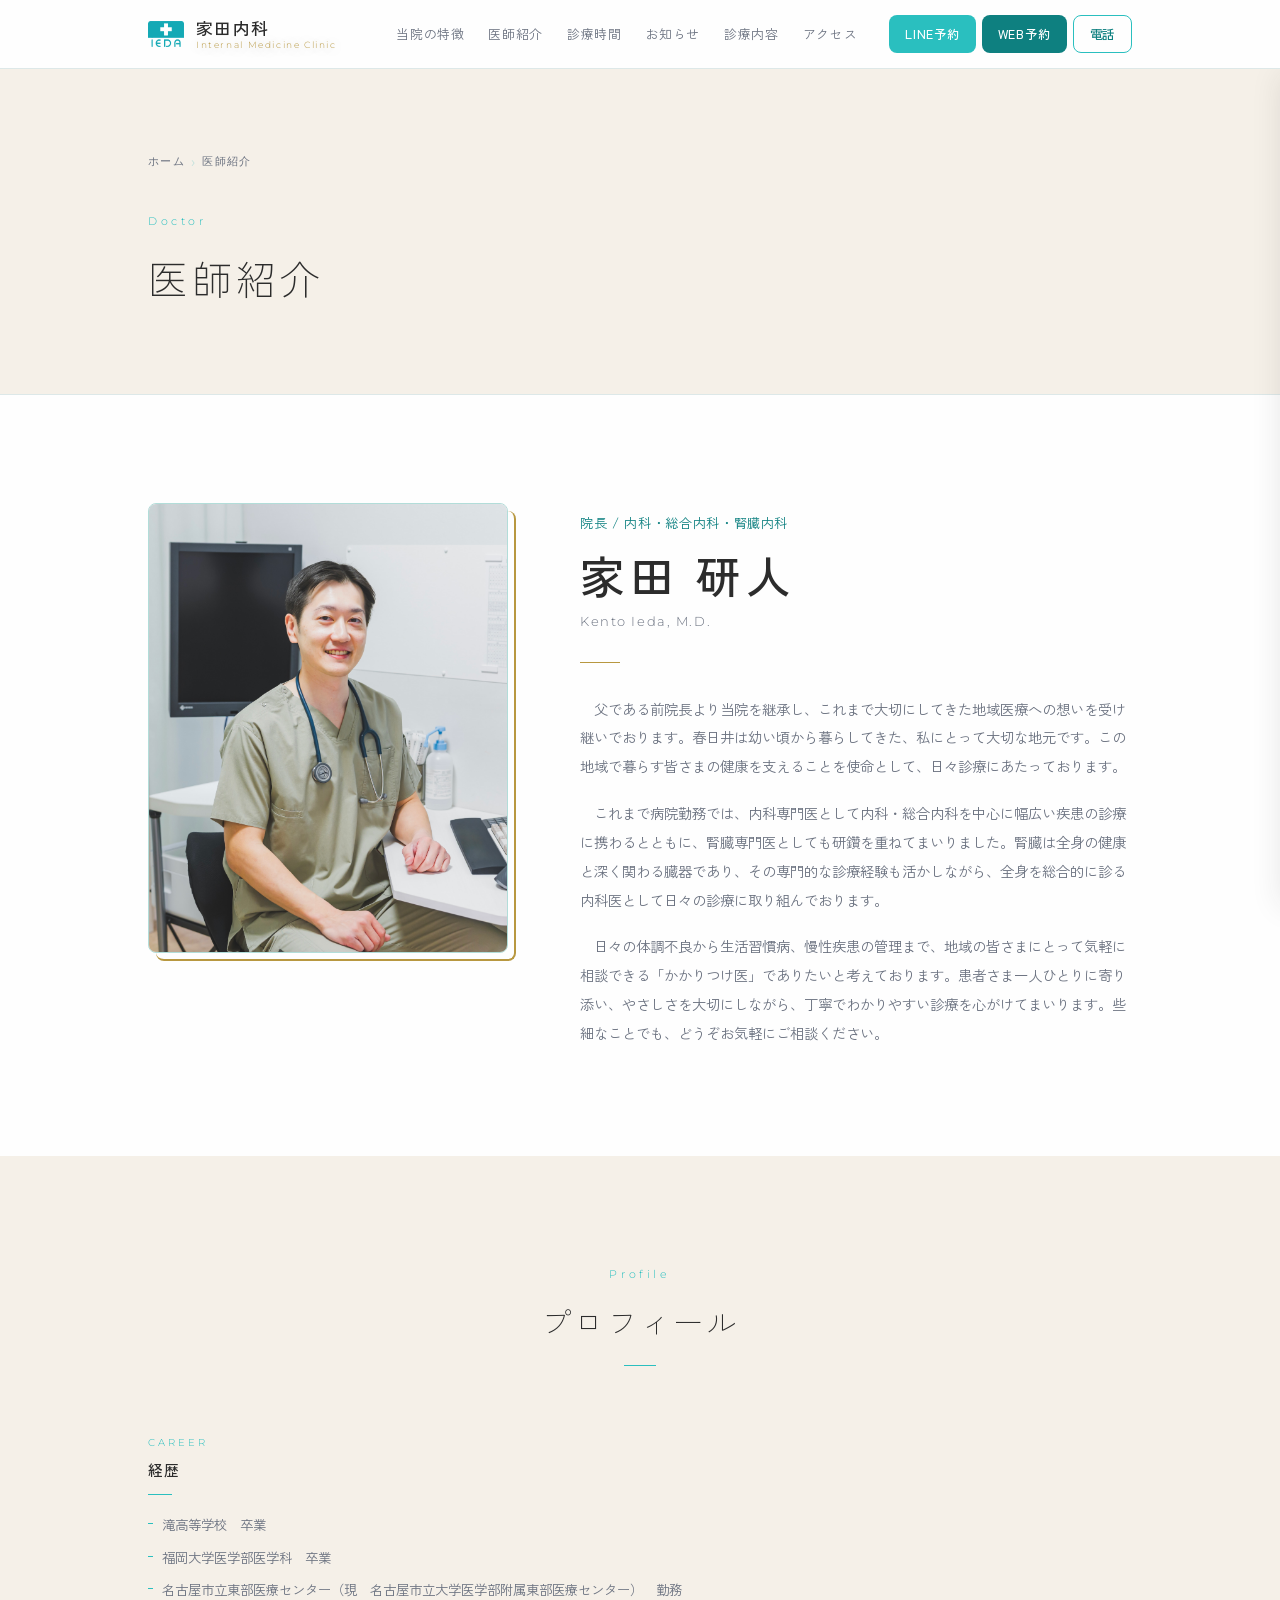
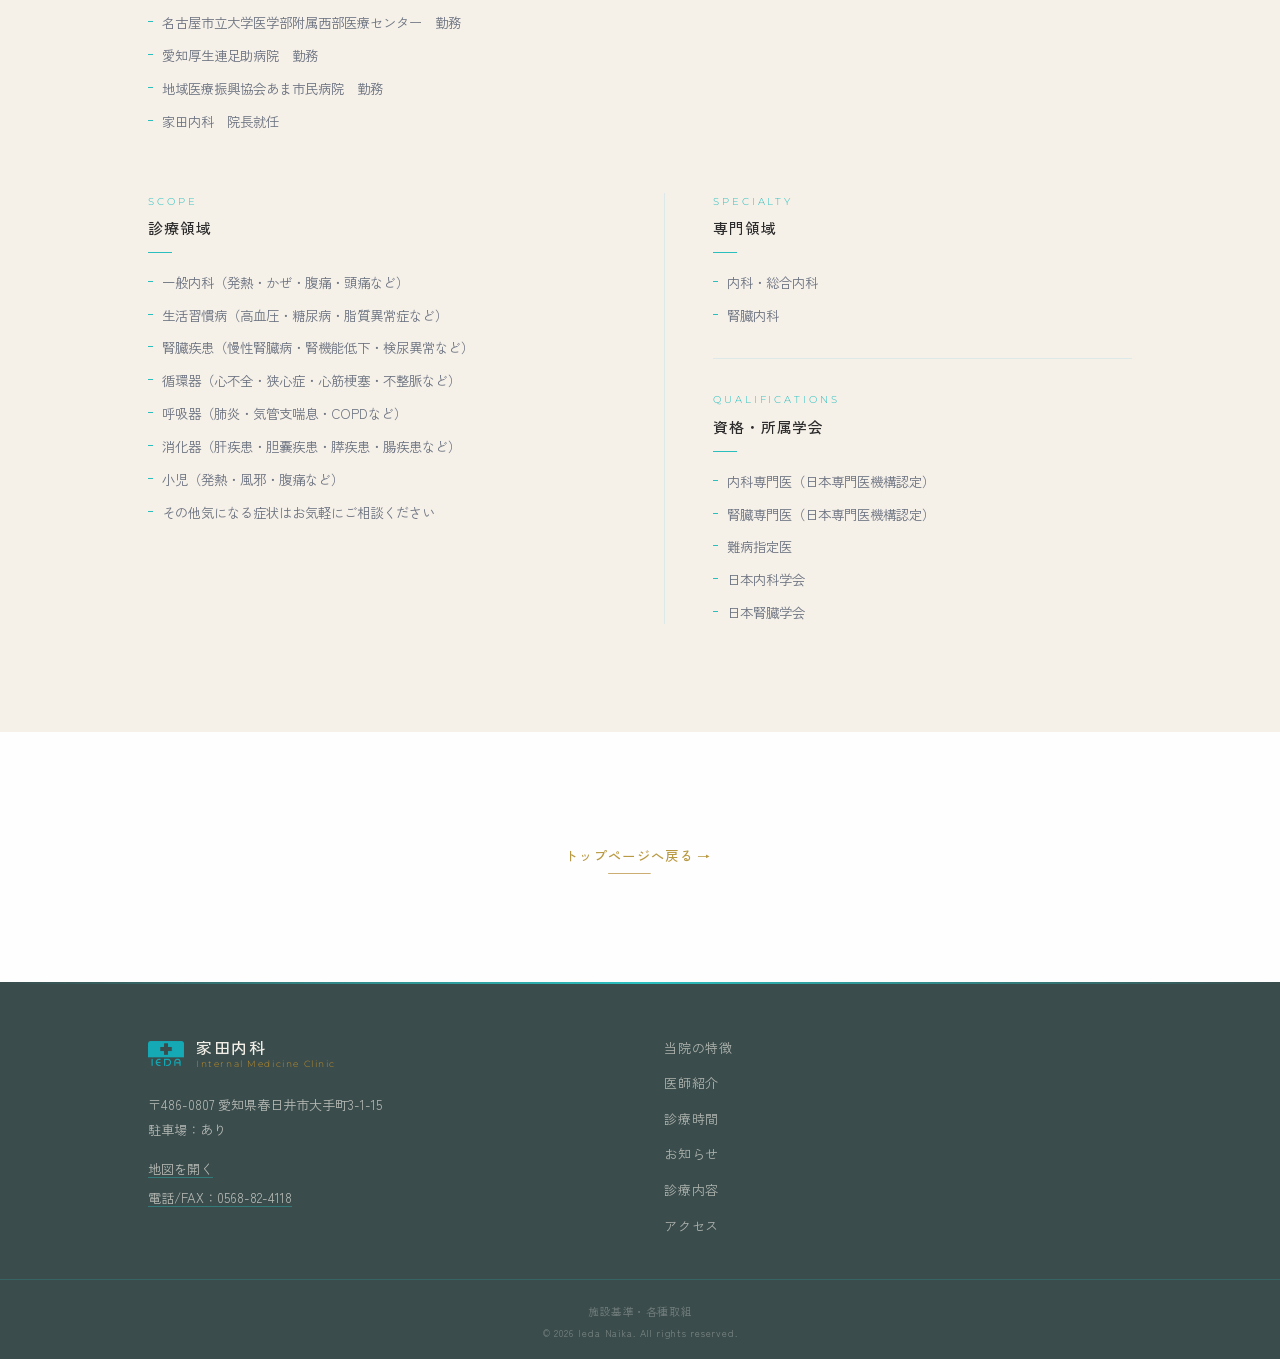
<file: doctor.html>
<!DOCTYPE html>
<html lang="ja">
<head>
  <meta charset="UTF-8" />
  <meta name="viewport" content="width=device-width, initial-scale=1.0" />
  <link rel="icon" type="image/png" href="favicon.png" />
  <title>医師紹介｜家田内科（春日井市）</title>
  <meta name="description" content="家田内科 院長・家田研人の紹介。内科専門医・腎臓専門医として、地域に根ざしたかかりつけ医療を提供しています。" />

  <meta property="og:type"        content="website" />
  <meta property="og:title"       content="医師紹介｜家田内科（春日井市）" />
  <meta property="og:description" content="家田内科 院長・家田研人の紹介。内科専門医・腎臓専門医として、地域に根ざしたかかりつけ医療を提供しています。" />
  <meta property="og:url"         content="https://www.ieda-naika.jp/doctor.html" />
  <meta property="og:image"       content="https://www.ieda-naika.jp/images/ogp.jpg" />
  <meta property="og:locale"      content="ja_JP" />
  <meta property="og:site_name"   content="家田内科" />

  <link rel="preconnect" href="https://fonts.googleapis.com" />
  <link rel="preconnect" href="https://fonts.gstatic.com" crossorigin />
  <link rel="preload" as="style" href="https://fonts.googleapis.com/css2?family=Montserrat:wght@300;400;600;700&family=Zen+Kaku+Gothic+New:wght@300;400;500&display=swap" onload="this.onload=null;this.rel='stylesheet'" />
  <noscript><link rel="stylesheet" href="https://fonts.googleapis.com/css2?family=Montserrat:wght@300;400;600;700&family=Zen+Kaku+Gothic+New:wght@300;400;500&display=swap" /></noscript>

  <link rel="stylesheet" href="css/style.css" />
  <link rel="stylesheet" href="css/doctor.css" />
  <link rel="stylesheet" href="css/services-common.css" />
</head>

<body id="top">

  <!-- ===========================
       ヘッダー
  =========================== -->
  <header class="site-header" id="siteHeader">
    <div class="header-inner">

      <a class="header-logo" href="index.html" aria-label="家田内科 トップへ">
        <img class="logo-icon" src="favicon.png" alt="" aria-hidden="true" width="36" height="36" decoding="async" />
        <span class="logo-text">
          <span class="logo-ja">家田内科</span>
          <span class="logo-en">Internal Medicine Clinic</span>
        </span>
      </a>

      <nav class="site-nav" id="siteNav" aria-label="主要メニュー">
        <a class="nav-link" href="index.html#philosophy">当院の特徴</a>
        <a class="nav-link" href="index.html#doctor">医師紹介</a>
        <a class="nav-link" href="index.html#hours">診療時間</a>
        <a class="nav-link" href="index.html#news">お知らせ</a>
        <a class="nav-link" href="index.html#services">診療内容</a>
        <a class="nav-link" href="index.html#access">アクセス</a>
      </nav>

      <div class="header-right">
        <div class="header-btns" aria-label="予約・電話">
          <a class="hbtn hbtn--line" href="index.html#reserve">LINE予約</a>
          <a class="hbtn hbtn--web"  href="index.html#reserve">WEB予約</a>
          <a class="hbtn hbtn--tel"  href="tel:0568-82-4118">電話</a>
        </div>

        <button class="hamburger" id="hamburger" type="button"
          aria-label="メニューを開く" aria-controls="siteNav" aria-expanded="false">
          <span class="hamburger-icon" aria-hidden="true">
            <span class="hamburger-bar"></span>
            <span class="hamburger-bar"></span>
            <span class="hamburger-bar"></span>
          </span>
        </button>
      </div>
    </div>
  </header>

  <!-- スマホ用ドロワーメニュー -->
  <div class="drawer" id="drawer" aria-hidden="true">
    <nav class="drawer-nav" aria-label="ドロワーメニュー">
      <a class="drawer-link" href="index.html#philosophy">当院の特徴</a>
      <a class="drawer-link" href="index.html#doctor">医師紹介</a>
      <a class="drawer-link" href="index.html#hours">診療時間</a>
      <a class="drawer-link" href="index.html#news">お知らせ</a>
      <a class="drawer-link" href="index.html#services">診療内容</a>
      <a class="drawer-link" href="index.html#access">アクセス</a>
    </nav>
    <div class="drawer-btns">
      <a class="drawer-btn drawer-btn--em"   href="index.html#reserve">LINE予約</a>
      <a class="drawer-btn drawer-btn--gold" href="index.html#reserve">WEB予約</a>
      <a class="drawer-btn drawer-btn--tel"  href="tel:0568-82-4118">電話する</a>
    </div>
  </div>
  <div class="drawer-overlay" id="drawerOverlay"></div>

  <main>

    <!-- 1. ページヘッダー -->
    <section class="drpage-page-hero" aria-label="医師紹介 ページ見出し">
      <div class="container">
        <nav class="svcpage-breadcrumb" aria-label="パンくずリスト">
          <a href="index.html">ホーム</a>
          <span class="svcpage-breadcrumb-sep" aria-hidden="true">›</span>
          <span aria-current="page">医師紹介</span>
        </nav>
        <span class="section-label">Doctor</span>
        <h1 class="drpage-page-title">医師紹介</h1>
      </div>
    </section>

    <!-- 2. 写真＋プロフィール＋メッセージ -->
    <section class="section drpage-intro">
      <div class="container">
        <div class="drpage-intro-inner js-fade">

          <div class="drpage-photo-wrap">
            <img src="images/doctor-2.jpg" alt="院長 家田研人医師" loading="lazy" />
            <span class="drpage-photo-deco" aria-hidden="true"></span>
          </div>

          <div class="drpage-intro-profile">
            <p class="drpage-role">院長 / 内科・総合内科・腎臓内科</p>
            <h2 class="drpage-name">家田 研人</h2>
            <p class="drpage-name-en">Kento Ieda, M.D.</p>
            <div class="drpage-sep" aria-hidden="true"></div>
            <div class="drpage-message">
             <p>　父である前院長より当院を継承し、これまで大切にしてきた地域医療への想いを受け継いでおります。春日井は幼い頃から暮らしてきた、私にとって大切な地元です。この地域で暮らす皆さまの健康を支えることを使命として、日々診療にあたっております。</p>
             <p>　これまで病院勤務では、内科専門医として内科・総合内科を中心に幅広い疾患の診療に携わるとともに、腎臓専門医としても研鑽を重ねてまいりました。腎臓は全身の健康と深く関わる臓器であり、その専門的な診療経験も活かしながら、全身を総合的に診る内科医として日々の診療に取り組んでおります。</p>
             <p>　日々の体調不良から生活習慣病、慢性疾患の管理まで、地域の皆さまにとって気軽に相談できる「かかりつけ医」でありたいと考えております。患者さま一人ひとりに寄り添い、やさしさを大切にしながら、丁寧でわかりやすい診療を心がけてまいります。些細なことでも、どうぞお気軽にご相談ください。</p>
            </div>
          </div>

        </div>
      </div>
    </section>

    <!-- 3. プロフィール -->
    <section class="section drpage-profile-section">
      <div class="container">
        <div class="section-head js-fade">
          <span class="section-label">Profile</span>
          <h2 class="section-title">プロフィール</h2>
        </div>

        <!-- 経歴 -->
        <div class="drpage-career-plain js-fade">
          <span class="drpage-col-en">Career</span>
          <h3 class="drpage-col-title">経歴</h3>
          <div class="drpage-col-rule" aria-hidden="true"></div>
          <ul class="drpage-plain-list">
            <li>滝高等学校　卒業</li>
            <li>福岡大学医学部医学科　卒業</li>
            <li>名古屋市立東部医療センター（現　名古屋市立大学医学部附属東部医療センター）　勤務</li>
            <li>名古屋市立大学医学部附属西部医療センター　勤務</li>
            <li>愛知厚生連足助病院　勤務</li>
            <li>地域医療振興協会あま市民病院　勤務</li>
            <li>家田内科　院長就任</li>
          </ul>
        </div>

        <!-- 診療領域・専門領域・資格：2カラム -->
        <div class="drpage-scope-grid js-fade">

          <!-- 左：診療領域 -->
          <div class="drpage-scope-col">
            <span class="drpage-col-en">Scope</span>
            <h3 class="drpage-col-title">診療領域</h3>
            <div class="drpage-col-rule" aria-hidden="true"></div>
            <ul class="drpage-plain-list">
              <li>一般内科（発熱・かぜ・腹痛・頭痛など）</li>
              <li>生活習慣病（高血圧・糖尿病・脂質異常症など）</li>
              <li>腎臓疾患（慢性腎臓病・腎機能低下・検尿異常など）</li>
              <li>循環器（心不全・狭心症・心筋梗塞・不整脈など）</li>
              <li>呼吸器（肺炎・気管支喘息・COPDなど）</li>
              <li>消化器（肝疾患・胆嚢疾患・膵疾患・腸疾患など）</li>
              <li>小児（発熱・風邪・腹痛など）</li>
              <li>その他気になる症状はお気軽にご相談ください</li>
            </ul>
          </div>

          <!-- 右：専門領域＋資格 -->
          <div class="drpage-scope-col">
            <span class="drpage-col-en">Specialty</span>
            <h3 class="drpage-col-title">専門領域</h3>
            <div class="drpage-col-rule" aria-hidden="true"></div>
            <ul class="drpage-plain-list">
              <li>内科・総合内科</li>
              <li>腎臓内科</li>
            </ul>

            <div class="drpage-inner-rule" aria-hidden="true"></div>

            <span class="drpage-col-en">Qualifications</span>
            <h3 class="drpage-col-title">資格・所属学会</h3>
            <div class="drpage-col-rule" aria-hidden="true"></div>
            <ul class="drpage-plain-list">
              <li>内科専門医（日本専門医機構認定）</li>
              <li>腎臓専門医（日本専門医機構認定）</li>
              <li>難病指定医</li>
              <li>日本内科学会</li>
              <li>日本腎臓学会</li>
            </ul>
          </div>

        </div>
      </div>
    </section>

    <!-- 5. 戻るリンク -->
    <section class="section drpage-back-section">
      <div class="container">
        <div class="drpage-back">
          <a class="lux-link" href="index.html">
            <span>トップページへ戻る</span>
            <span class="lux-link-bar" aria-hidden="true"></span>
          </a>
        </div>
      </div>
    </section>

  </main>

  <!-- ===========================
       フッター
  =========================== -->
  <footer class="site-footer">
    <div class="footer-gold-top" aria-hidden="true"></div>

    <div class="footer-inner">
      <div class="footer-brand">
        <div class="footer-logo">
          <img class="footer-logo-icon" src="favicon.png" alt="" aria-hidden="true" width="36" height="36" decoding="async" />
          <span class="footer-logo-text">
            <strong>家田内科</strong>
            <span class="footer-logo-en">Internal Medicine Clinic</span>
          </span>
        </div>
        <address class="footer-address">
          〒486-0807 愛知県春日井市大手町3-1-15<br>駐車場：あり
        </address>
        <div class="footer-contacts">
          <a class="footer-contact-link" href="https://maps.app.goo.gl/P2yGM1RzXzH2ZFWFA" target="_blank" rel="noopener noreferrer">地図を開く</a>
          <a class="footer-contact-link" href="tel:0568-82-4118">電話/FAX：0568-82-4118</a>
        </div>
      </div>

      <nav class="footer-nav" aria-label="フッターメニュー">
        <a class="footer-nav-link" href="index.html#philosophy">当院の特徴</a>
        <a class="footer-nav-link" href="index.html#doctor">医師紹介</a>
        <a class="footer-nav-link" href="index.html#hours">診療時間</a>
        <a class="footer-nav-link" href="index.html#news">お知らせ</a>
        <a class="footer-nav-link" href="index.html#services">診療内容</a>
        <a class="footer-nav-link" href="index.html#access">アクセス</a>
      </nav>
    </div>

    <div class="footer-bottom">
      <a class="footer-kijun-link" href="shisetsu-kijun.html">施設基準・各種取組</a>
      <small>© <span id="year"></span> Ieda Naika. All rights reserved.</small>
    </div>
  </footer>

  <!-- ===========================
       スマホ固定フッターバー
  =========================== -->
  <div class="fixed-bar" role="navigation" aria-label="予約・電話（固定バー）">
    <a class="fixed-btn fixed-btn--line" href="index.html#reserve">LINE予約</a>
    <a class="fixed-btn fixed-btn--web"  href="index.html#reserve">WEB予約</a>
    <a class="fixed-btn fixed-btn--tel"  href="tel:0568-82-4118">電話</a>
  </div>

  <script src="js/script.js"></script>
</body>
</html>
</file>
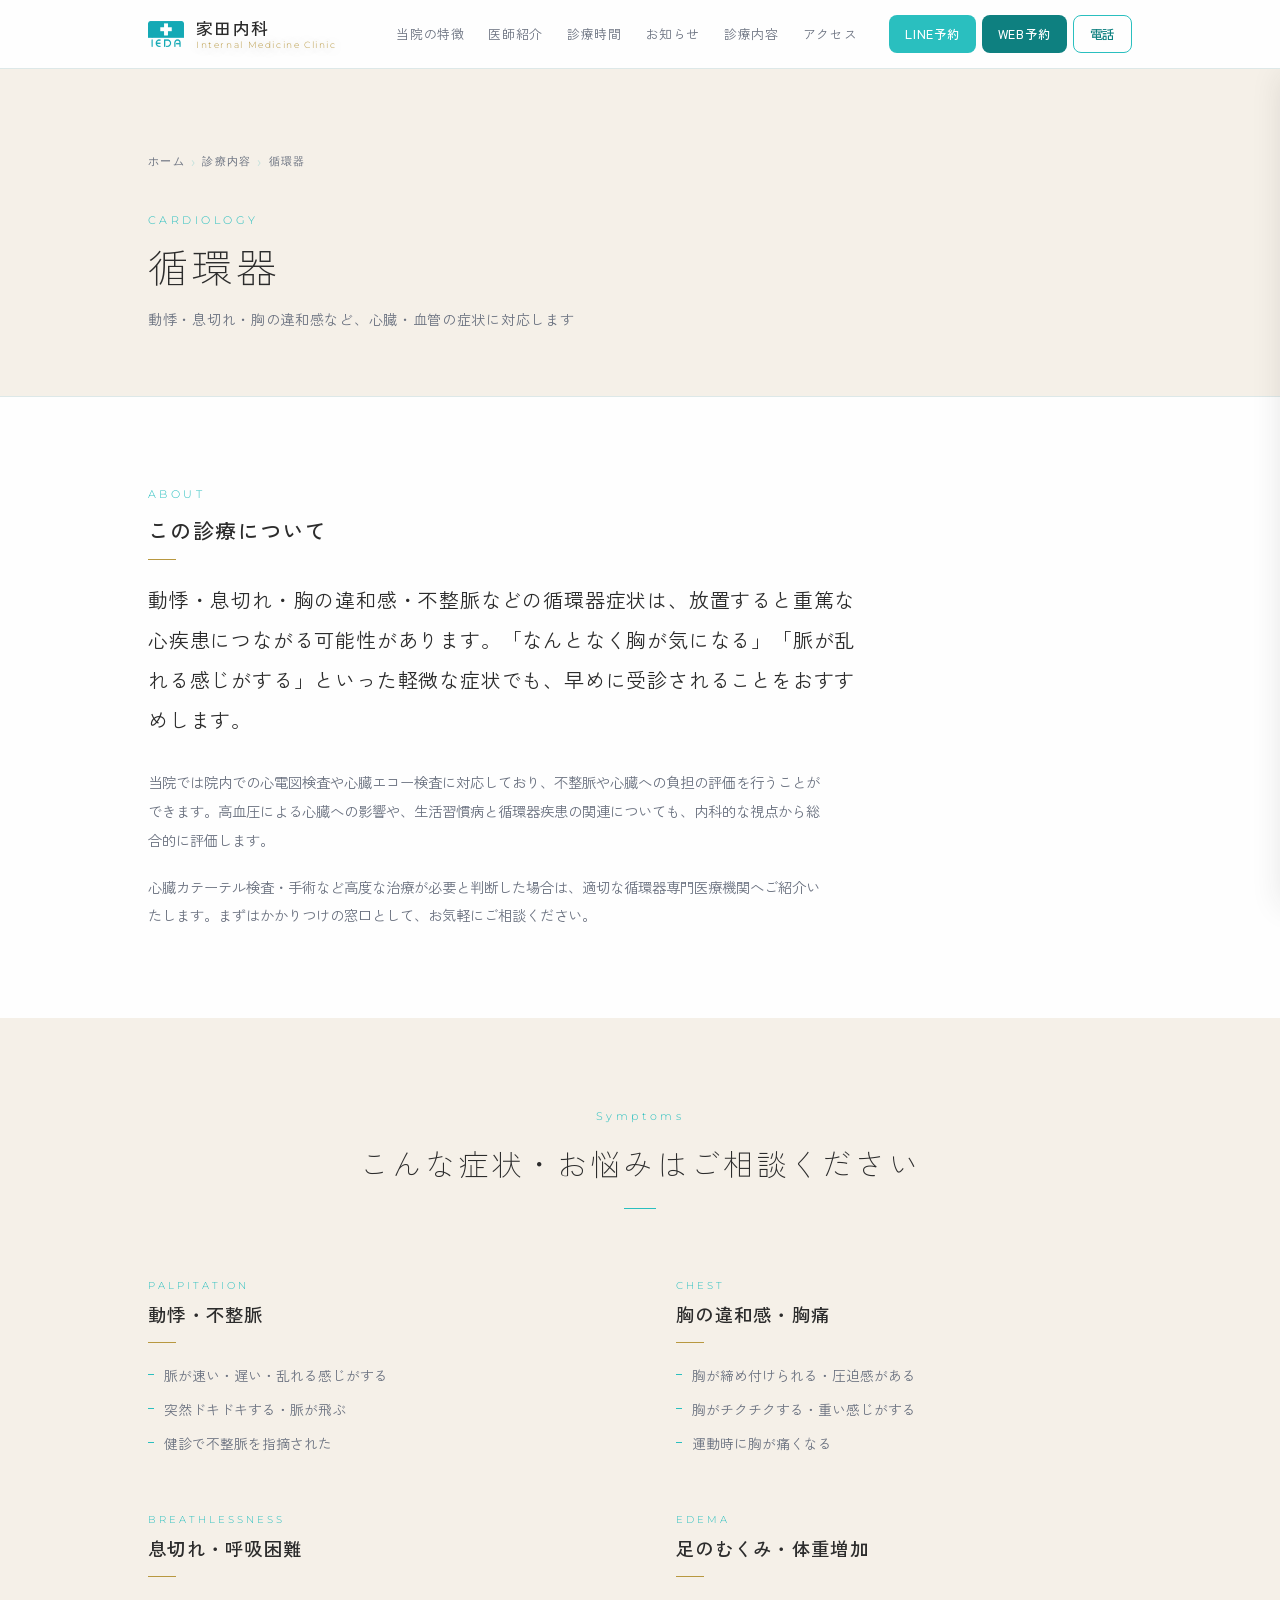
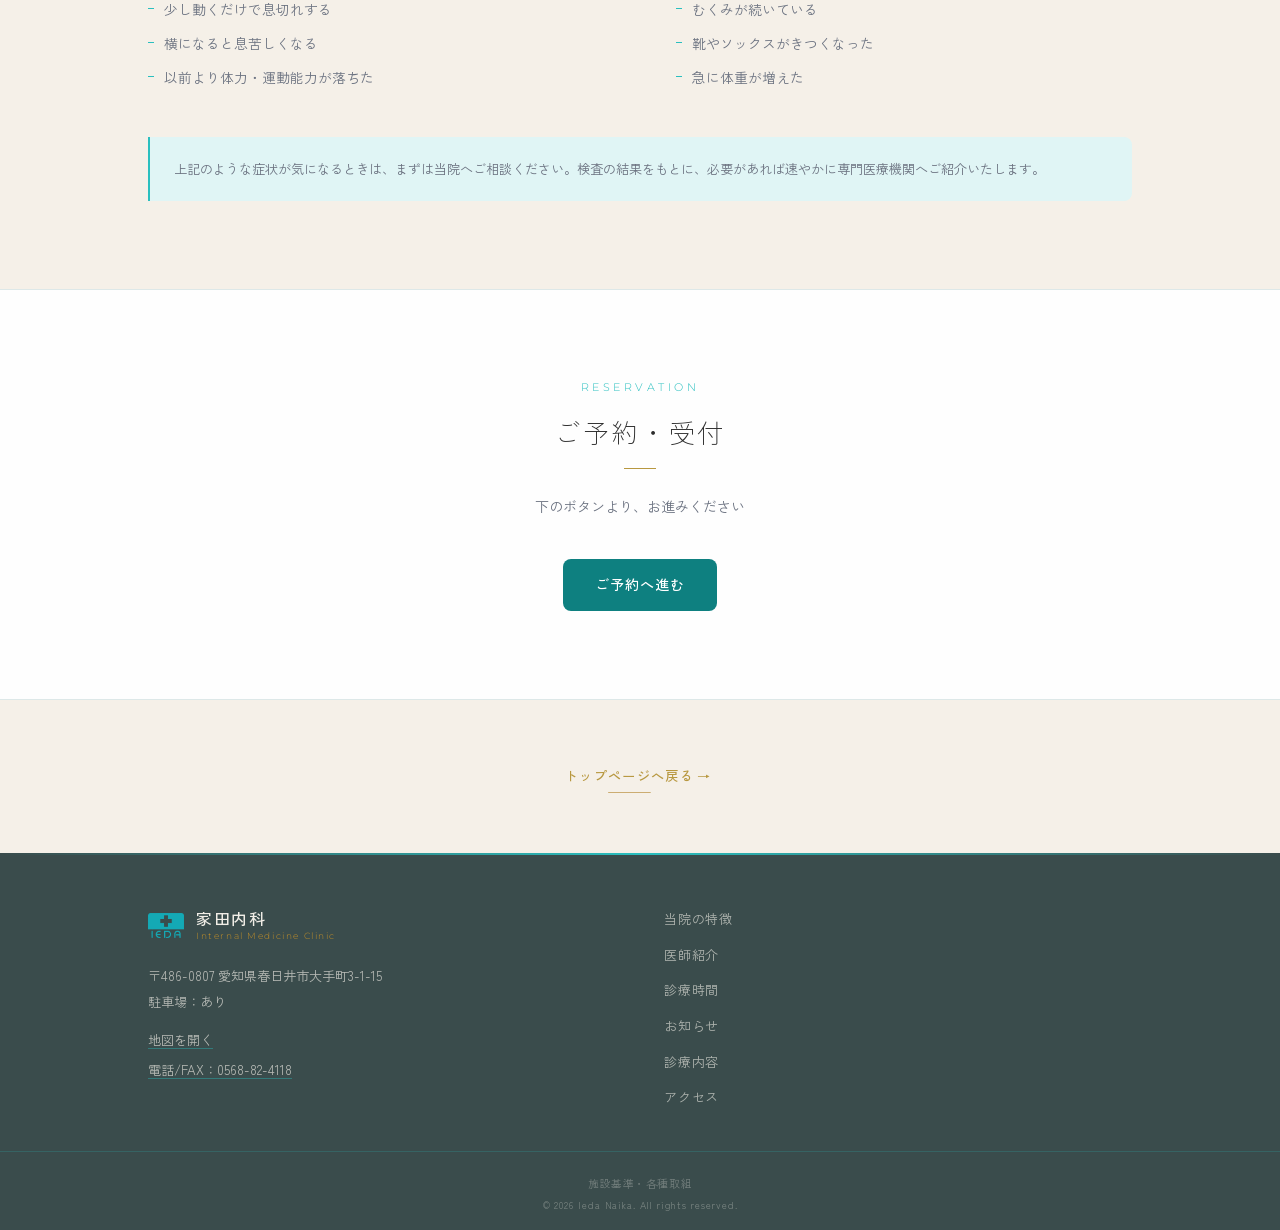
<file: service-cardiology.html>
<!DOCTYPE html>
<html lang="ja">
<head>
  <meta charset="UTF-8" />
  <meta name="viewport" content="width=device-width, initial-scale=1.0" />
  <link rel="icon" type="image/png" href="favicon.png" />
  <title>循環器（動悸・不整脈）｜家田内科（春日井市）</title>
  <meta name="description" content="春日井市の家田内科では、動悸・息切れ・胸の違和感・不整脈など循環器症状を診療します。院内で心電図検査に対応。必要時は専門医療機関へご紹介いたします。" />

  <link rel="canonical" href="https://www.ieda-naika.jp/service-cardiology.html" />

  <meta property="og:type"        content="website" />
  <meta property="og:title"       content="循環器（動悸・不整脈）｜家田内科（春日井市）" />
  <meta property="og:description" content="春日井市の家田内科では、動悸・息切れ・胸の違和感・不整脈など循環器症状を診療します。院内で心電図検査に対応。必要時は専門医療機関へご紹介いたします。" />
  <meta property="og:url"         content="https://www.ieda-naika.jp/service-cardiology.html" />
  <meta property="og:image"       content="https://www.ieda-naika.jp/images/ogp.jpg" />
  <meta property="og:locale"      content="ja_JP" />
  <meta property="og:site_name"   content="家田内科" />

  <link rel="preconnect" href="https://fonts.googleapis.com" />
  <link rel="preconnect" href="https://fonts.gstatic.com" crossorigin />
  <link rel="preload" as="style" href="https://fonts.googleapis.com/css2?family=Montserrat:wght@300;400;600;700&family=Zen+Kaku+Gothic+New:wght@300;400;500&display=swap" onload="this.onload=null;this.rel='stylesheet'" />
  <noscript><link rel="stylesheet" href="https://fonts.googleapis.com/css2?family=Montserrat:wght@300;400;600;700&family=Zen+Kaku+Gothic+New:wght@300;400;500&display=swap" /></noscript>

  <link rel="stylesheet" href="css/style.css" />
  <link rel="stylesheet" href="css/services-common.css" />

  <script type="application/ld+json">
  {
    "@context": "https://schema.org",
    "@type": "MedicalClinic",
    "name": "家田内科",
    "url": "https://www.ieda-naika.jp/",
    "address": {
      "@type": "PostalAddress",
      "streetAddress": "大手町3-1-15",
      "addressLocality": "春日井市",
      "addressRegion": "愛知県",
      "postalCode": "486-0807",
      "addressCountry": "JP"
    },
    "telephone": "0568-82-4118",
    "availableService": {
      "@type": "MedicalTherapy",
      "name": "循環器",
      "description": "動悸・息切れ・胸の違和感・不整脈・高血圧による心臓負担など循環器症状を診療。心電図検査対応。必要時は専門医療機関へ紹介します。"
    }
  }
  </script>
</head>

<body id="top">

  <header class="site-header" id="siteHeader">
    <div class="header-inner">
      <a class="header-logo" href="index.html" aria-label="家田内科 トップへ">
        <img class="logo-icon" src="favicon.png" alt="" aria-hidden="true" width="36" height="36" decoding="async" />
        <span class="logo-text">
          <span class="logo-ja">家田内科</span>
          <span class="logo-en">Internal Medicine Clinic</span>
        </span>
      </a>
      <nav class="site-nav" id="siteNav" aria-label="主要メニュー">
        <a class="nav-link" href="index.html#philosophy">当院の特徴</a>
        <a class="nav-link" href="index.html#doctor">医師紹介</a>
        <a class="nav-link" href="index.html#hours">診療時間</a>
        <a class="nav-link" href="index.html#news">お知らせ</a>
        <a class="nav-link" href="index.html#services">診療内容</a>
        <a class="nav-link" href="index.html#access">アクセス</a>
      </nav>
      <div class="header-right">
        <div class="header-btns" aria-label="予約・電話">
          <a class="hbtn hbtn--line" href="index.html#reserve">LINE予約</a>
          <a class="hbtn hbtn--web"  href="index.html#reserve">WEB予約</a>
          <a class="hbtn hbtn--tel"  href="tel:0568-82-4118">電話</a>
        </div>
        <button class="hamburger" id="hamburger" type="button"
          aria-label="メニューを開く" aria-controls="siteNav" aria-expanded="false">
          <span class="hamburger-icon" aria-hidden="true">
            <span class="hamburger-bar"></span>
            <span class="hamburger-bar"></span>
            <span class="hamburger-bar"></span>
          </span>
        </button>
      </div>
    </div>
  </header>

  <div class="drawer" id="drawer" aria-hidden="true">
    <nav class="drawer-nav" aria-label="ドロワーメニュー">
      <a class="drawer-link" href="index.html#philosophy">当院の特徴</a>
      <a class="drawer-link" href="index.html#doctor">医師紹介</a>
      <a class="drawer-link" href="index.html#hours">診療時間</a>
      <a class="drawer-link" href="index.html#news">お知らせ</a>
      <a class="drawer-link" href="index.html#services">診療内容</a>
      <a class="drawer-link" href="index.html#access">アクセス</a>
    </nav>
    <div class="drawer-btns">
      <a class="drawer-btn drawer-btn--em"   href="index.html#reserve">LINE予約</a>
      <a class="drawer-btn drawer-btn--gold" href="index.html#reserve">WEB予約</a>
      <a class="drawer-btn drawer-btn--tel"  href="tel:0568-82-4118">電話する</a>
    </div>
  </div>
  <div class="drawer-overlay" id="drawerOverlay"></div>

  <main>

    <section class="svcpage-page-hero" aria-label="循環器 ページ見出し">
      <div class="container">
        <nav class="svcpage-breadcrumb" aria-label="パンくずリスト">
          <a href="index.html">ホーム</a>
          <span class="svcpage-breadcrumb-sep" aria-hidden="true">›</span>
          <a href="index.html#services">診療内容</a>
          <span class="svcpage-breadcrumb-sep" aria-hidden="true">›</span>
          <span aria-current="page">循環器</span>
        </nav>
        <span class="svcpage-page-label">Cardiology</span>
        <h1 class="svcpage-page-title">循環器</h1>
        <p class="svcpage-page-sub">動悸・息切れ・胸の違和感など、心臓・血管の症状に対応します</p>
      </div>
    </section>

    <section class="svcpage-intro" aria-label="循環器診療について">
      <div class="container">
        <div class="js-fade">
          <span class="svcpage-page-label">About</span>
          <h2 class="svcpage-block-title" style="font-size: clamp(1.1rem, 3vw, 1.3rem); margin-bottom: 0;">この診療について</h2>
          <div class="svcpage-block-rule" aria-hidden="true"></div>
        </div>
        <div class="js-fade">
          <p class="svcpage-intro-lead">
            動悸・息切れ・胸の違和感・不整脈などの循環器症状は、放置すると重篤な心疾患につながる可能性があります。「なんとなく胸が気になる」「脈が乱れる感じがする」といった軽微な症状でも、早めに受診されることをおすすめします。
          </p>
          <p class="svcpage-intro-body">
            当院では院内での心電図検査や心臓エコー検査に対応しており、不整脈や心臓への負担の評価を行うことができます。高血圧による心臓への影響や、生活習慣病と循環器疾患の関連についても、内科的な視点から総合的に評価します。
          </p>
          <p class="svcpage-intro-body">
            心臓カテーテル検査・手術など高度な治療が必要と判断した場合は、適切な循環器専門医療機関へご紹介いたします。まずはかかりつけの窓口として、お気軽にご相談ください。
          </p>
        </div>
      </div>
    </section>

    <section class="svcpage-detail" aria-label="対象となる症状">
      <div class="container">
        <div class="section-head js-fade">
          <span class="section-label">Symptoms</span>
          <h2 class="section-title">こんな症状・お悩みは<br>ご相談ください</h2>
        </div>

        <div class="svcpage-blocks svcpage-blocks--grid js-fade">

          <div class="svcpage-block">
            <span class="svcpage-block-en">Palpitation</span>
            <h3 class="svcpage-block-title">動悸・不整脈</h3>
            <div class="svcpage-block-rule" aria-hidden="true"></div>
            <ul class="svcpage-block-list">
              <li>脈が速い・遅い・乱れる感じがする</li>
              <li>突然ドキドキする・脈が飛ぶ</li>
              <li>健診で不整脈を指摘された</li>
            </ul>
          </div>

          <div class="svcpage-block">
            <span class="svcpage-block-en">Chest</span>
            <h3 class="svcpage-block-title">胸の違和感・胸痛</h3>
            <div class="svcpage-block-rule" aria-hidden="true"></div>
            <ul class="svcpage-block-list">
              <li>胸が締め付けられる・圧迫感がある</li>
              <li>胸がチクチクする・重い感じがする</li>
              <li>運動時に胸が痛くなる</li>
            </ul>
          </div>

          <div class="svcpage-block">
            <span class="svcpage-block-en">Breathlessness</span>
            <h3 class="svcpage-block-title">息切れ・呼吸困難</h3>
            <div class="svcpage-block-rule" aria-hidden="true"></div>
            <ul class="svcpage-block-list">
              <li>少し動くだけで息切れする</li>
              <li>横になると息苦しくなる</li>
              <li>以前より体力・運動能力が落ちた</li>
            </ul>
          </div>

          <div class="svcpage-block">
            <span class="svcpage-block-en">Edema</span>
            <h3 class="svcpage-block-title">足のむくみ・体重増加</h3>
            <div class="svcpage-block-rule" aria-hidden="true"></div>
            <ul class="svcpage-block-list">
              <li>むくみが続いている</li>
              <li>靴やソックスがきつくなった</li>
              <li>急に体重が増えた</li>
            </ul>
          </div>

        </div>

        <div class="svcpage-note js-fade">
          <p>上記のような症状が気になるときは、まずは当院へご相談ください。検査の結果をもとに、必要があれば速やかに専門医療機関へご紹介いたします。</p>
        </div>
      </div>
    </section>

    <section class="svcpage-cta" aria-label="ご予約・受付">
      <div class="container">
        <div class="js-fade">
          <span class="svcpage-cta-label">Reservation</span>
          <h2 class="svcpage-cta-title">ご予約・受付</h2>
          <div class="svcpage-cta-rule" aria-hidden="true"></div>
                    <p class="svcpage-cta-lead">下のボタンより、お進みください</p>
                    <div class="svcpage-cta-btns">
            <a class="svcpage-cta-btn svcpage-cta-btn--web" href="index.html#reserve">ご予約へ進む</a>
          </div>
        </div>
      </div>
    </section>

    <section class="svcpage-back-section" aria-label="ナビゲーション">
      <div class="container">
        <div class="svcpage-back js-fade">
          <a class="lux-link" href="index.html">
            <span>トップページへ戻る</span>
            <span class="lux-link-bar" aria-hidden="true"></span>
          </a>
        </div>
      </div>
    </section>

  </main>

  <footer class="site-footer">
    <div class="footer-gold-top" aria-hidden="true"></div>
    <div class="footer-inner">
      <div class="footer-brand">
        <div class="footer-logo">
          <img class="footer-logo-icon" src="favicon.png" alt="" aria-hidden="true" width="36" height="36" decoding="async" />
          <span class="footer-logo-text">
            <strong>家田内科</strong>
            <span class="footer-logo-en">Internal Medicine Clinic</span>
          </span>
        </div>
        <address class="footer-address">
          〒486-0807 愛知県春日井市大手町3-1-15<br>駐車場：あり
        </address>
        <div class="footer-contacts">
          <a class="footer-contact-link" href="https://maps.app.goo.gl/P2yGM1RzXzH2ZFWFA" target="_blank" rel="noopener noreferrer">地図を開く</a>
          <a class="footer-contact-link" href="tel:0568-82-4118">電話/FAX：0568-82-4118</a>
        </div>
      </div>
      <nav class="footer-nav" aria-label="フッターメニュー">
        <a class="footer-nav-link" href="index.html#philosophy">当院の特徴</a>
        <a class="footer-nav-link" href="index.html#doctor">医師紹介</a>
        <a class="footer-nav-link" href="index.html#hours">診療時間</a>
        <a class="footer-nav-link" href="index.html#news">お知らせ</a>
        <a class="footer-nav-link" href="index.html#services">診療内容</a>
        <a class="footer-nav-link" href="index.html#access">アクセス</a>
      </nav>
    </div>
    <div class="footer-bottom">
      <a class="footer-kijun-link" href="shisetsu-kijun.html">施設基準・各種取組</a>
      <small>© <span id="year"></span> Ieda Naika. All rights reserved.</small>
    </div>
  </footer>

  <div class="fixed-bar" role="navigation" aria-label="予約・電話（固定バー）">
    <a class="fixed-btn fixed-btn--line" href="index.html#reserve">LINE予約</a>
    <a class="fixed-btn fixed-btn--web"  href="index.html#reserve">WEB予約</a>
    <a class="fixed-btn fixed-btn--tel"  href="tel:0568-82-4118">電話</a>
  </div>

  <script src="js/script.js"></script>
</body>
</html>
</file>
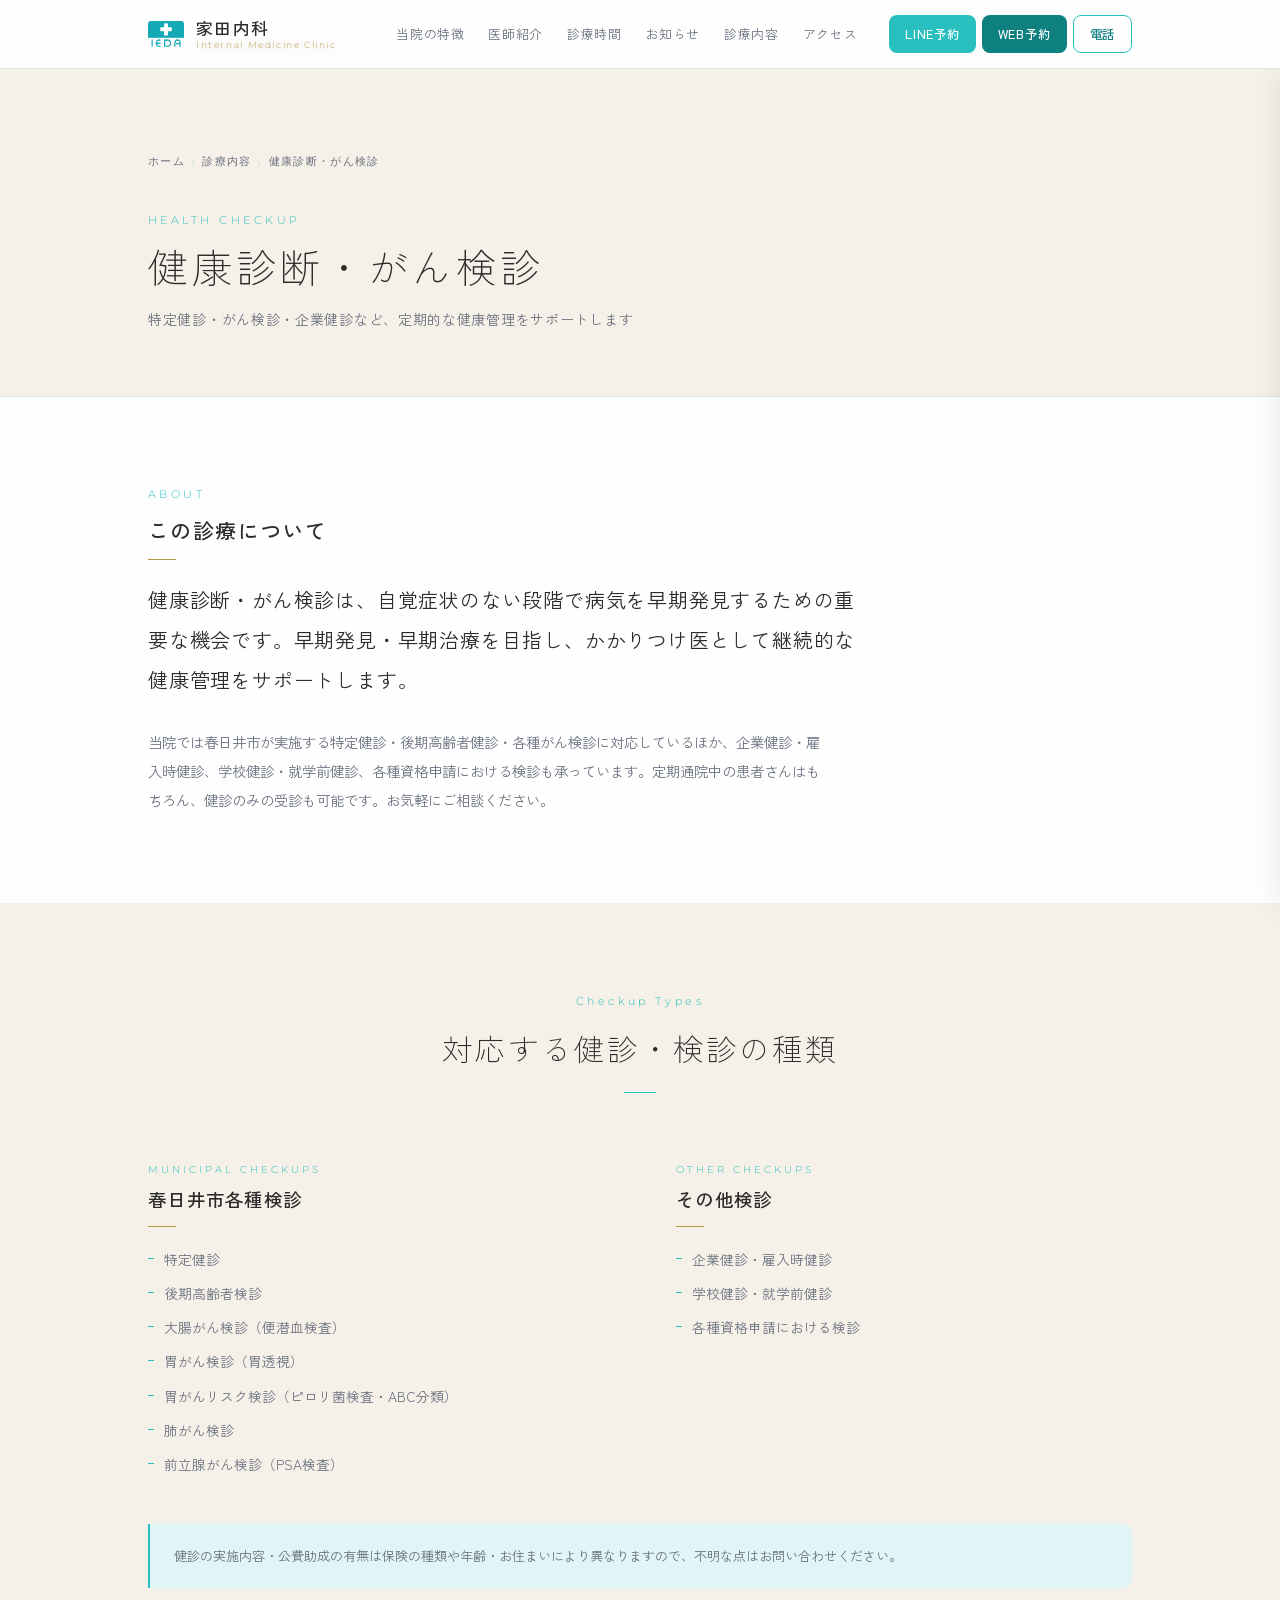
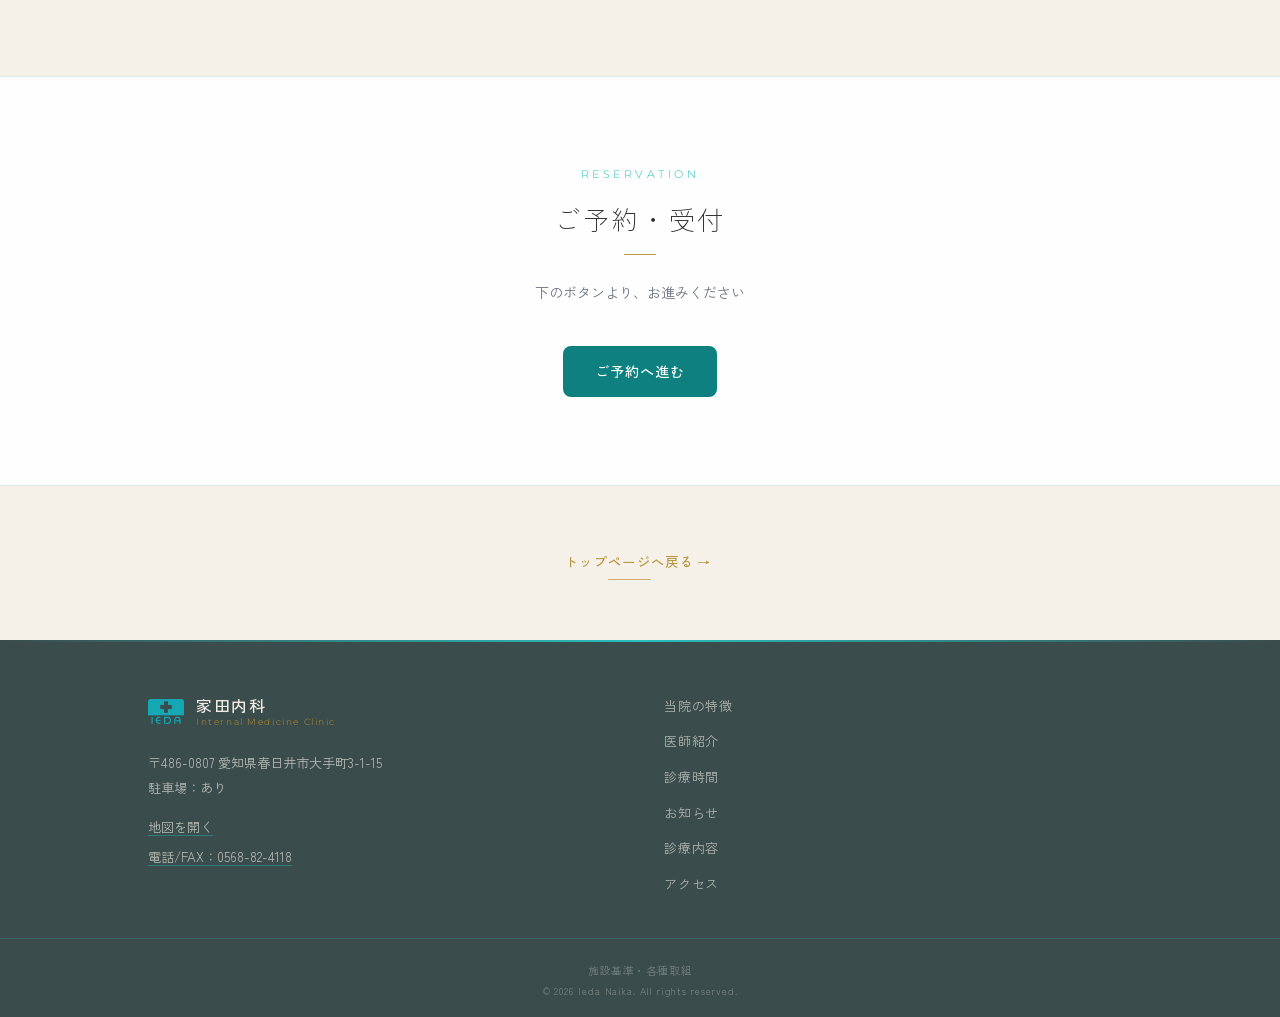
<file: service-checkup.html>
<!DOCTYPE html>
<html lang="ja">
<head>
  <meta charset="UTF-8" />
  <meta name="viewport" content="width=device-width, initial-scale=1.0" />
  <link rel="icon" type="image/png" href="favicon.png" />
  <title>健康診断・がん検診｜家田内科（春日井市）</title>
  <meta name="description" content="春日井市の家田内科では、特定健診・がん検診・企業健診を承っています。2週間前までのご予約推奨。WEB・LINEで24時間予約受付中。" />

  <link rel="canonical" href="https://www.ieda-naika.jp/service-checkup.html" />

  <meta property="og:type"        content="website" />
  <meta property="og:title"       content="健康診断・がん検診｜家田内科（春日井市）" />
  <meta property="og:description" content="春日井市の家田内科では、特定健診・がん検診・企業健診を承っています。2週間前までのご予約推奨。WEB・LINEで24時間予約受付中。" />
  <meta property="og:url"         content="https://www.ieda-naika.jp/service-checkup.html" />
  <meta property="og:image"       content="https://www.ieda-naika.jp/images/ogp.jpg" />
  <meta property="og:locale"      content="ja_JP" />
  <meta property="og:site_name"   content="家田内科" />

  <link rel="preconnect" href="https://fonts.googleapis.com" />
  <link rel="preconnect" href="https://fonts.gstatic.com" crossorigin />
  <link rel="preload" as="style" href="https://fonts.googleapis.com/css2?family=Montserrat:wght@300;400;600;700&family=Zen+Kaku+Gothic+New:wght@300;400;500&display=swap" onload="this.onload=null;this.rel='stylesheet'" />
  <noscript><link rel="stylesheet" href="https://fonts.googleapis.com/css2?family=Montserrat:wght@300;400;600;700&family=Zen+Kaku+Gothic+New:wght@300;400;500&display=swap" /></noscript>

  <link rel="stylesheet" href="css/style.css" />
  <link rel="stylesheet" href="css/services-common.css" />

  <script type="application/ld+json">
  {
    "@context": "https://schema.org",
    "@type": "MedicalClinic",
    "name": "家田内科",
    "url": "https://www.ieda-naika.jp/",
    "address": {
      "@type": "PostalAddress",
      "streetAddress": "大手町3-1-15",
      "addressLocality": "春日井市",
      "addressRegion": "愛知県",
      "postalCode": "486-0807",
      "addressCountry": "JP"
    },
    "telephone": "0568-82-4118",
    "availableService": {
      "@type": "MedicalTherapy",
      "name": "健康診断・がん検診",
      "description": "特定健診・がん検診・企業健診を実施。早期発見・早期治療につながる定期的な健康管理をサポートします。"
    }
  }
  </script>
</head>

<body id="top">

  <header class="site-header" id="siteHeader">
    <div class="header-inner">
      <a class="header-logo" href="index.html" aria-label="家田内科 トップへ">
        <img class="logo-icon" src="favicon.png" alt="" aria-hidden="true" width="36" height="36" decoding="async" />
        <span class="logo-text">
          <span class="logo-ja">家田内科</span>
          <span class="logo-en">Internal Medicine Clinic</span>
        </span>
      </a>
      <nav class="site-nav" id="siteNav" aria-label="主要メニュー">
        <a class="nav-link" href="index.html#philosophy">当院の特徴</a>
        <a class="nav-link" href="index.html#doctor">医師紹介</a>
        <a class="nav-link" href="index.html#hours">診療時間</a>
        <a class="nav-link" href="index.html#news">お知らせ</a>
        <a class="nav-link" href="index.html#services">診療内容</a>
        <a class="nav-link" href="index.html#access">アクセス</a>
      </nav>
      <div class="header-right">
        <div class="header-btns" aria-label="予約・電話">
          <a class="hbtn hbtn--line" href="index.html#reserve">LINE予約</a>
          <a class="hbtn hbtn--web"  href="index.html#reserve">WEB予約</a>
          <a class="hbtn hbtn--tel"  href="tel:0568-82-4118">電話</a>
        </div>
        <button class="hamburger" id="hamburger" type="button"
          aria-label="メニューを開く" aria-controls="siteNav" aria-expanded="false">
          <span class="hamburger-icon" aria-hidden="true">
            <span class="hamburger-bar"></span>
            <span class="hamburger-bar"></span>
            <span class="hamburger-bar"></span>
          </span>
        </button>
      </div>
    </div>
  </header>

  <div class="drawer" id="drawer" aria-hidden="true">
    <nav class="drawer-nav" aria-label="ドロワーメニュー">
      <a class="drawer-link" href="index.html#philosophy">当院の特徴</a>
      <a class="drawer-link" href="index.html#doctor">医師紹介</a>
      <a class="drawer-link" href="index.html#hours">診療時間</a>
      <a class="drawer-link" href="index.html#news">お知らせ</a>
      <a class="drawer-link" href="index.html#services">診療内容</a>
      <a class="drawer-link" href="index.html#access">アクセス</a>
    </nav>
    <div class="drawer-btns">
      <a class="drawer-btn drawer-btn--em"   href="index.html#reserve">LINE予約</a>
      <a class="drawer-btn drawer-btn--gold" href="index.html#reserve">WEB予約</a>
      <a class="drawer-btn drawer-btn--tel"  href="tel:0568-82-4118">電話する</a>
    </div>
  </div>
  <div class="drawer-overlay" id="drawerOverlay"></div>

  <main>

    <section class="svcpage-page-hero" aria-label="健康診断・がん検診 ページ見出し">
      <div class="container">
        <nav class="svcpage-breadcrumb" aria-label="パンくずリスト">
          <a href="index.html">ホーム</a>
          <span class="svcpage-breadcrumb-sep" aria-hidden="true">›</span>
          <a href="index.html#services">診療内容</a>
          <span class="svcpage-breadcrumb-sep" aria-hidden="true">›</span>
          <span aria-current="page">健康診断・がん検診</span>
        </nav>
        <span class="svcpage-page-label">Health Checkup</span>
        <h1 class="svcpage-page-title">健康診断・がん検診</h1>
        <p class="svcpage-page-sub">特定健診・がん検診・企業健診など、定期的な健康管理をサポートします</p>
      </div>
    </section>

    <section class="svcpage-intro" aria-label="健康診断について">
      <div class="container">
        <div class="js-fade">
          <span class="svcpage-page-label">About</span>
          <h2 class="svcpage-block-title" style="font-size: clamp(1.1rem, 3vw, 1.3rem); margin-bottom: 0;">この診療について</h2>
          <div class="svcpage-block-rule" aria-hidden="true"></div>
        </div>
        <div class="js-fade">
          <p class="svcpage-intro-lead">
            健康診断・がん検診は、自覚症状のない段階で病気を早期発見するための重要な機会です。早期発見・早期治療を目指し、かかりつけ医として継続的な健康管理をサポートします。
          </p>
          <p class="svcpage-intro-body">
           当院では春日井市が実施する特定健診・後期高齢者健診・各種がん検診に対応しているほか、企業健診・雇入時健診、学校健診・就学前健診、各種資格申請における検診も承っています。定期通院中の患者さんはもちろん、健診のみの受診も可能です。お気軽にご相談ください。</p>
        </div>
      </div>
    </section>

    <section class="svcpage-detail" aria-label="対応する健診・検診の種類">
      <div class="container">
        <div class="section-head js-fade">
          <span class="section-label">Checkup Types</span>
          <h2 class="section-title">対応する健診・検診の種類</h2>
        </div>

        <div class="svcpage-blocks svcpage-blocks--grid js-fade">

          <div class="svcpage-block">
            <span class="svcpage-block-en">Municipal Checkups</span>
            <h3 class="svcpage-block-title">春日井市各種検診</h3>
            <div class="svcpage-block-rule" aria-hidden="true"></div>
            <ul class="svcpage-block-list">
              <li>特定健診</li>
              <li>後期高齢者検診</li>
              <li>大腸がん検診（便潜血検査）</li>
              <li>胃がん検診（胃透視）</li>
              <li>胃がんリスク検診（ピロリ菌検査・ABC分類）</li>
              <li>肺がん検診</li>
              <li>前立腺がん検診（PSA検査）</li>
            </ul>
          </div>

          <div class="svcpage-block">
            <span class="svcpage-block-en">Other Checkups</span>
            <h3 class="svcpage-block-title">その他検診</h3>
            <div class="svcpage-block-rule" aria-hidden="true"></div>
            <ul class="svcpage-block-list">
              <li>企業健診・雇入時健診</li>
              <li>学校健診・就学前健診</li>
              <li>各種資格申請における検診</li>
            </ul>
          </div>

        </div>

        <div class="svcpage-note js-fade">
          <p>健診の実施内容・公費助成の有無は保険の種類や年齢・お住まいにより異なりますので、不明な点はお問い合わせください。</p>
        </div>
      </div>
    </section>

    <section class="svcpage-cta" aria-label="ご予約・受付">
      <div class="container">
        <div class="js-fade">
          <span class="svcpage-cta-label">Reservation</span>
          <h2 class="svcpage-cta-title">ご予約・受付</h2>
          <div class="svcpage-cta-rule" aria-hidden="true"></div>
                    <p class="svcpage-cta-lead">下のボタンより、お進みください</p>
                    <div class="svcpage-cta-btns">
            <a class="svcpage-cta-btn svcpage-cta-btn--web" href="index.html#reserve">ご予約へ進む</a>
          </div>
        </div>
      </div>
    </section>

    <section class="svcpage-back-section" aria-label="ナビゲーション">
      <div class="container">
        <div class="svcpage-back js-fade">
          <a class="lux-link" href="index.html">
            <span>トップページへ戻る</span>
            <span class="lux-link-bar" aria-hidden="true"></span>
          </a>
        </div>
      </div>
    </section>

  </main>

  <footer class="site-footer">
    <div class="footer-gold-top" aria-hidden="true"></div>
    <div class="footer-inner">
      <div class="footer-brand">
        <div class="footer-logo">
          <img class="footer-logo-icon" src="favicon.png" alt="" aria-hidden="true" width="36" height="36" decoding="async" />
          <span class="footer-logo-text">
            <strong>家田内科</strong>
            <span class="footer-logo-en">Internal Medicine Clinic</span>
          </span>
        </div>
        <address class="footer-address">
          〒486-0807 愛知県春日井市大手町3-1-15<br>駐車場：あり
        </address>
        <div class="footer-contacts">
          <a class="footer-contact-link" href="https://maps.app.goo.gl/P2yGM1RzXzH2ZFWFA" target="_blank" rel="noopener noreferrer">地図を開く</a>
          <a class="footer-contact-link" href="tel:0568-82-4118">電話/FAX：0568-82-4118</a>
        </div>
      </div>
      <nav class="footer-nav" aria-label="フッターメニュー">
        <a class="footer-nav-link" href="index.html#philosophy">当院の特徴</a>
        <a class="footer-nav-link" href="index.html#doctor">医師紹介</a>
        <a class="footer-nav-link" href="index.html#hours">診療時間</a>
        <a class="footer-nav-link" href="index.html#news">お知らせ</a>
        <a class="footer-nav-link" href="index.html#services">診療内容</a>
        <a class="footer-nav-link" href="index.html#access">アクセス</a>
      </nav>
    </div>
    <div class="footer-bottom">
      <a class="footer-kijun-link" href="shisetsu-kijun.html">施設基準・各種取組</a>
      <small>© <span id="year"></span> Ieda Naika. All rights reserved.</small>
    </div>
  </footer>

  <div class="fixed-bar" role="navigation" aria-label="予約・電話（固定バー）">
    <a class="fixed-btn fixed-btn--line" href="index.html#reserve">LINE予約</a>
    <a class="fixed-btn fixed-btn--web"  href="index.html#reserve">WEB予約</a>
    <a class="fixed-btn fixed-btn--tel"  href="tel:0568-82-4118">電話</a>
  </div>

  <script src="js/script.js"></script>
</body>
</html>
</file>
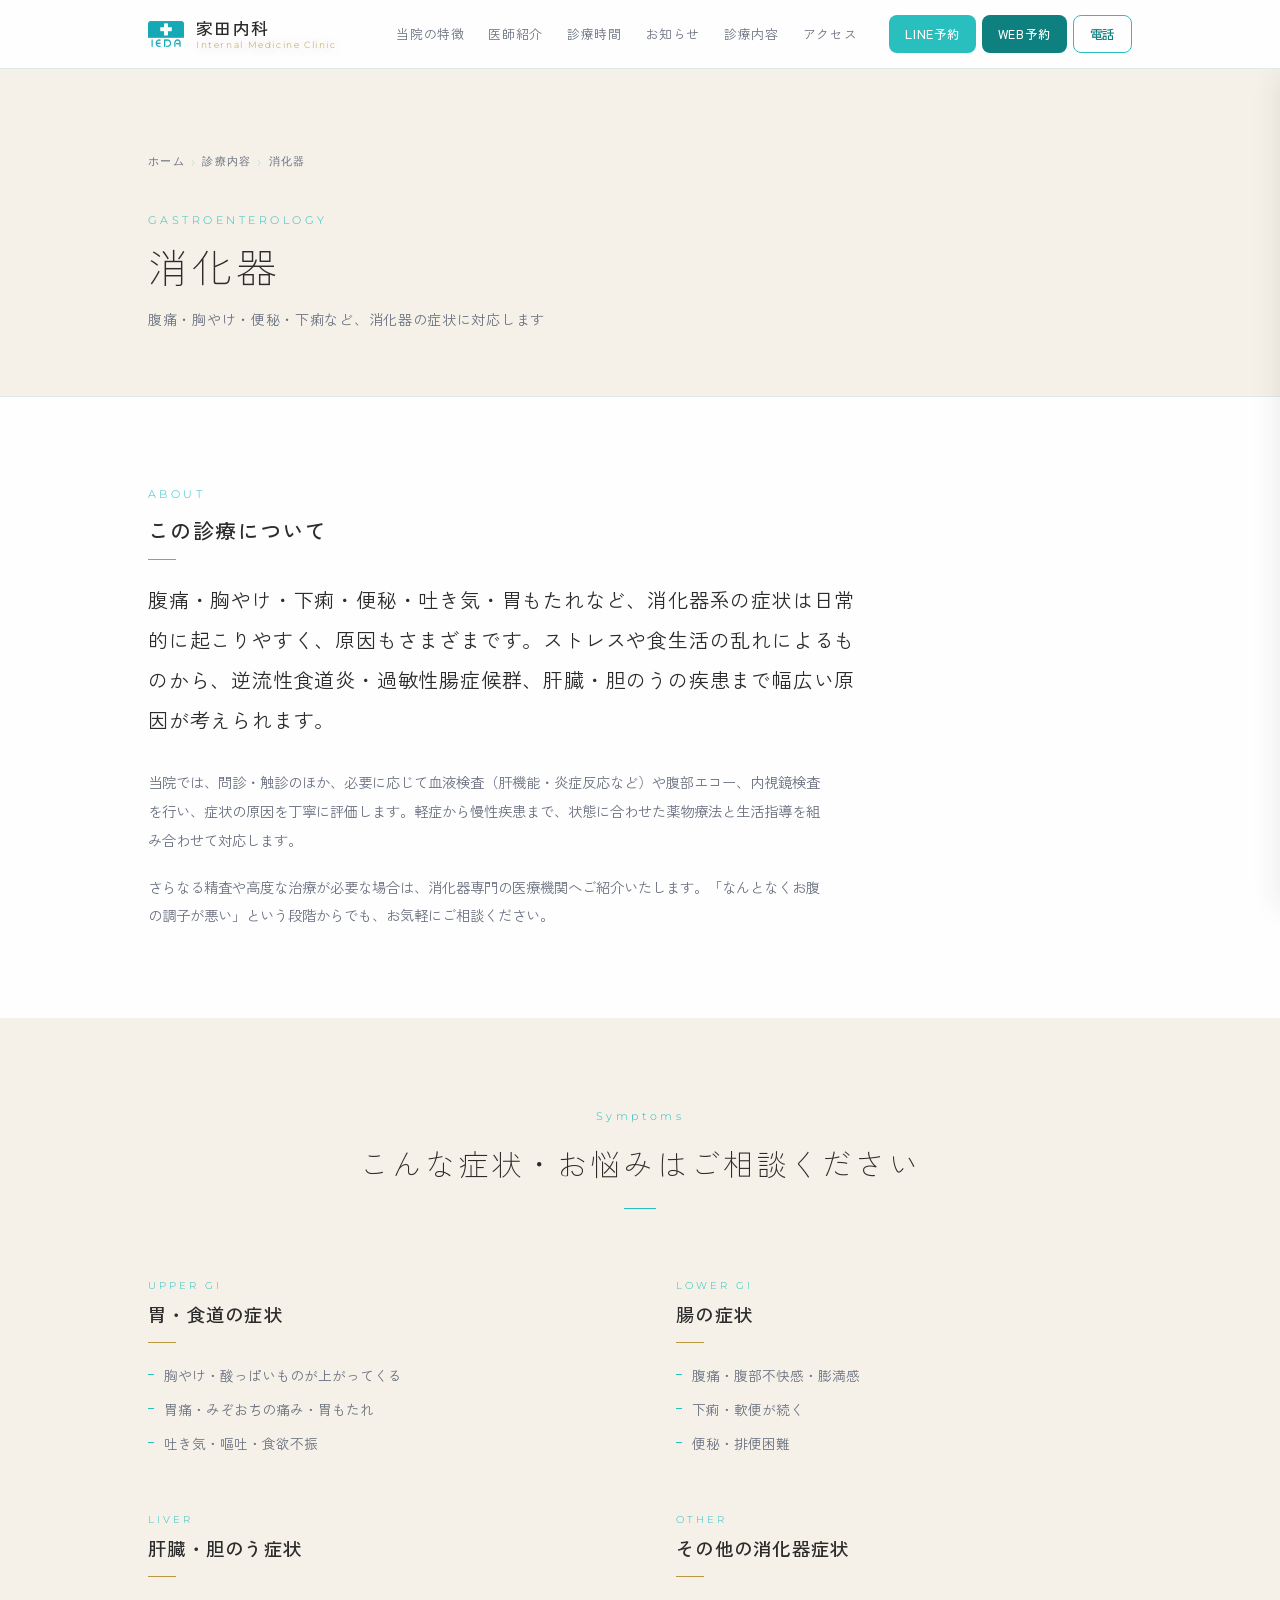
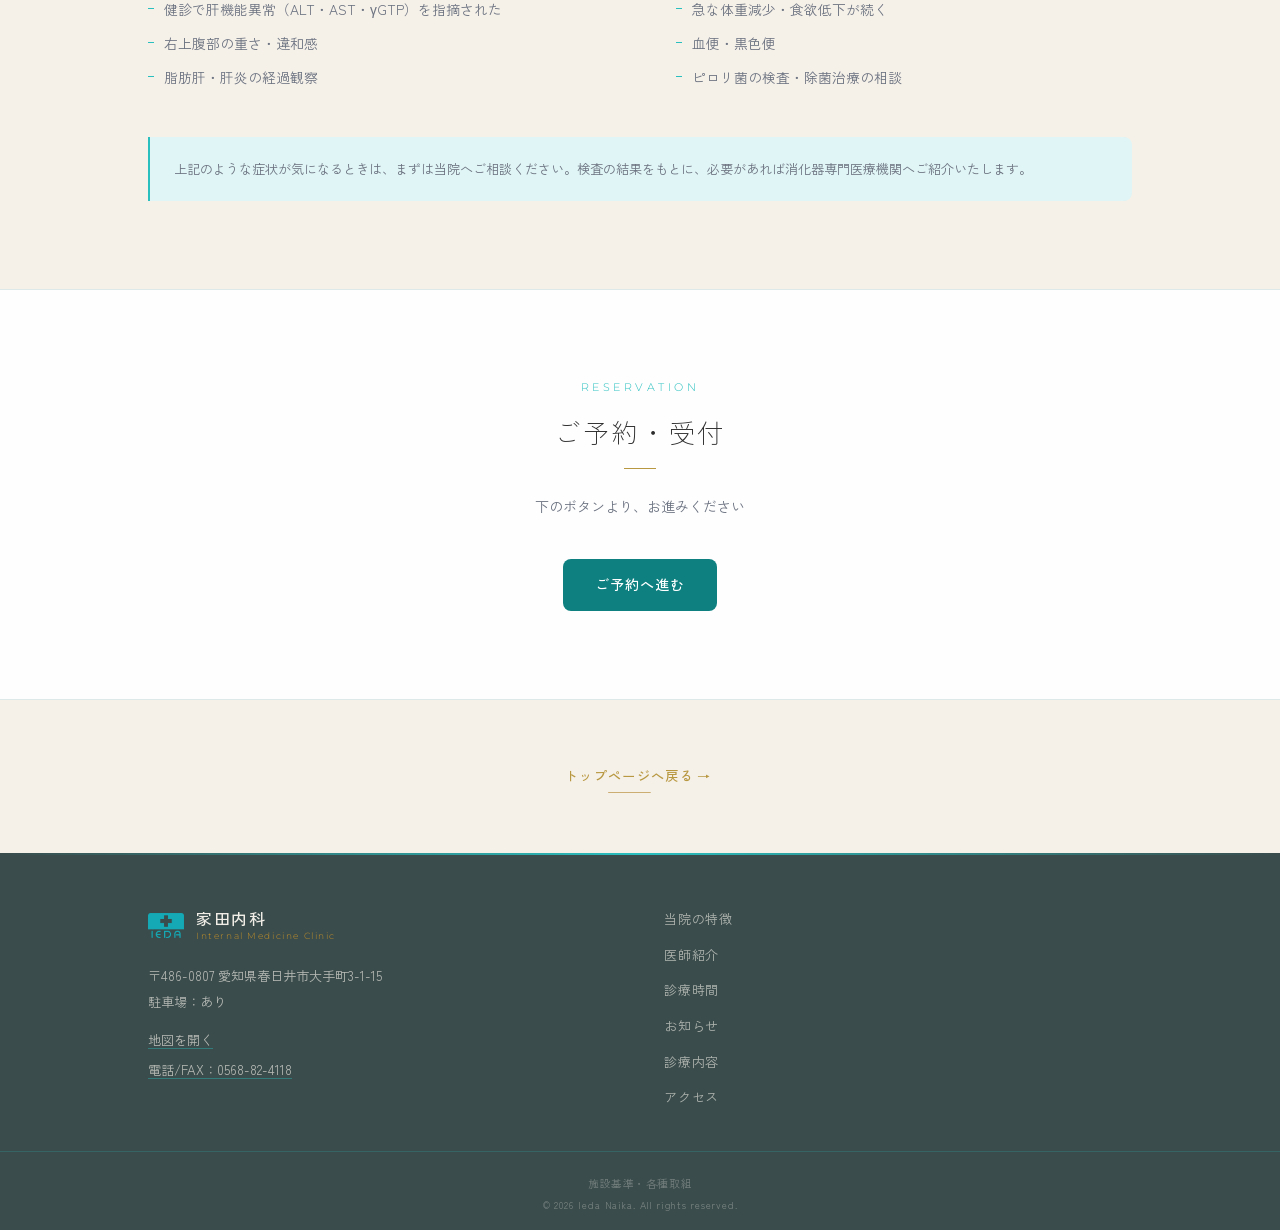
<file: service-gastro.html>
<!DOCTYPE html>
<html lang="ja">
<head>
  <meta charset="UTF-8" />
  <meta name="viewport" content="width=device-width, initial-scale=1.0" />
  <link rel="icon" type="image/png" href="favicon.png" />
  <title>消化器（腹痛・胸やけ）｜家田内科（春日井市）</title>
  <meta name="description" content="春日井市の家田内科では、腹痛・胸やけ・便秘・下痢・吐き気・胃もたれ・肝機能異常など消化器症状を診療します。消化管・肝臓の症状評価を行い、必要時は消化器専門機関へご紹介します。" />

  <link rel="canonical" href="https://www.ieda-naika.jp/service-gastro.html" />

  <meta property="og:type"        content="website" />
  <meta property="og:title"       content="消化器（腹痛・胸やけ）｜家田内科（春日井市）" />
  <meta property="og:description" content="春日井市の家田内科では、腹痛・胸やけ・便秘・下痢・吐き気・胃もたれ・肝機能異常など消化器症状を診療します。消化管・肝臓の症状評価を行い、必要時は消化器専門機関へご紹介します。" />
  <meta property="og:url"         content="https://www.ieda-naika.jp/service-gastro.html" />
  <meta property="og:image"       content="https://www.ieda-naika.jp/images/ogp.jpg" />
  <meta property="og:locale"      content="ja_JP" />
  <meta property="og:site_name"   content="家田内科" />

  <link rel="preconnect" href="https://fonts.googleapis.com" />
  <link rel="preconnect" href="https://fonts.gstatic.com" crossorigin />
  <link rel="preload" as="style" href="https://fonts.googleapis.com/css2?family=Montserrat:wght@300;400;600;700&family=Zen+Kaku+Gothic+New:wght@300;400;500&display=swap" onload="this.onload=null;this.rel='stylesheet'" />
  <noscript><link rel="stylesheet" href="https://fonts.googleapis.com/css2?family=Montserrat:wght@300;400;600;700&family=Zen+Kaku+Gothic+New:wght@300;400;500&display=swap" /></noscript>

  <link rel="stylesheet" href="css/style.css" />
  <link rel="stylesheet" href="css/services-common.css" />

  <script type="application/ld+json">
  {
    "@context": "https://schema.org",
    "@type": "MedicalClinic",
    "name": "家田内科",
    "url": "https://www.ieda-naika.jp/",
    "address": {
      "@type": "PostalAddress",
      "streetAddress": "大手町3-1-15",
      "addressLocality": "春日井市",
      "addressRegion": "愛知県",
      "postalCode": "486-0807",
      "addressCountry": "JP"
    },
    "telephone": "0568-82-4118",
    "availableService": {
      "@type": "MedicalTherapy",
      "name": "消化器",
      "description": "腹痛・胸やけ・便秘・下痢・吐き気・胃もたれ・肝機能異常など消化器症状を診療。必要時は消化器専門機関へご紹介します。"
    }
  }
  </script>
</head>

<body id="top">

  <header class="site-header" id="siteHeader">
    <div class="header-inner">
      <a class="header-logo" href="index.html" aria-label="家田内科 トップへ">
        <img class="logo-icon" src="favicon.png" alt="" aria-hidden="true" width="36" height="36" decoding="async" />
        <span class="logo-text">
          <span class="logo-ja">家田内科</span>
          <span class="logo-en">Internal Medicine Clinic</span>
        </span>
      </a>
      <nav class="site-nav" id="siteNav" aria-label="主要メニュー">
        <a class="nav-link" href="index.html#philosophy">当院の特徴</a>
        <a class="nav-link" href="index.html#doctor">医師紹介</a>
        <a class="nav-link" href="index.html#hours">診療時間</a>
        <a class="nav-link" href="index.html#news">お知らせ</a>
        <a class="nav-link" href="index.html#services">診療内容</a>
        <a class="nav-link" href="index.html#access">アクセス</a>
      </nav>
      <div class="header-right">
        <div class="header-btns" aria-label="予約・電話">
          <a class="hbtn hbtn--line" href="index.html#reserve">LINE予約</a>
          <a class="hbtn hbtn--web"  href="index.html#reserve">WEB予約</a>
          <a class="hbtn hbtn--tel"  href="tel:0568-82-4118">電話</a>
        </div>
        <button class="hamburger" id="hamburger" type="button"
          aria-label="メニューを開く" aria-controls="siteNav" aria-expanded="false">
          <span class="hamburger-icon" aria-hidden="true">
            <span class="hamburger-bar"></span>
            <span class="hamburger-bar"></span>
            <span class="hamburger-bar"></span>
          </span>
        </button>
      </div>
    </div>
  </header>

  <div class="drawer" id="drawer" aria-hidden="true">
    <nav class="drawer-nav" aria-label="ドロワーメニュー">
      <a class="drawer-link" href="index.html#philosophy">当院の特徴</a>
      <a class="drawer-link" href="index.html#doctor">医師紹介</a>
      <a class="drawer-link" href="index.html#hours">診療時間</a>
      <a class="drawer-link" href="index.html#news">お知らせ</a>
      <a class="drawer-link" href="index.html#services">診療内容</a>
      <a class="drawer-link" href="index.html#access">アクセス</a>
    </nav>
    <div class="drawer-btns">
      <a class="drawer-btn drawer-btn--em"   href="index.html#reserve">LINE予約</a>
      <a class="drawer-btn drawer-btn--gold" href="index.html#reserve">WEB予約</a>
      <a class="drawer-btn drawer-btn--tel"  href="tel:0568-82-4118">電話する</a>
    </div>
  </div>
  <div class="drawer-overlay" id="drawerOverlay"></div>

  <main>

    <section class="svcpage-page-hero" aria-label="消化器 ページ見出し">
      <div class="container">
        <nav class="svcpage-breadcrumb" aria-label="パンくずリスト">
          <a href="index.html">ホーム</a>
          <span class="svcpage-breadcrumb-sep" aria-hidden="true">›</span>
          <a href="index.html#services">診療内容</a>
          <span class="svcpage-breadcrumb-sep" aria-hidden="true">›</span>
          <span aria-current="page">消化器</span>
        </nav>
        <span class="svcpage-page-label">Gastroenterology</span>
        <h1 class="svcpage-page-title">消化器</h1>
        <p class="svcpage-page-sub">腹痛・胸やけ・便秘・下痢など、消化器の症状に対応します</p>
      </div>
    </section>

    <section class="svcpage-intro" aria-label="消化器診療について">
      <div class="container">
        <div class="js-fade">
          <span class="svcpage-page-label">About</span>
          <h2 class="svcpage-block-title" style="font-size: clamp(1.1rem, 3vw, 1.3rem); margin-bottom: 0;">この診療について</h2>
          <div class="svcpage-block-rule" aria-hidden="true"></div>
        </div>
        <div class="js-fade">
          <p class="svcpage-intro-lead">
            腹痛・胸やけ・下痢・便秘・吐き気・胃もたれなど、消化器系の症状は日常的に起こりやすく、原因もさまざまです。ストレスや食生活の乱れによるものから、逆流性食道炎・過敏性腸症候群、肝臓・胆のうの疾患まで幅広い原因が考えられます。
          </p>
          <p class="svcpage-intro-body">
            当院では、問診・触診のほか、必要に応じて血液検査（肝機能・炎症反応など）や腹部エコー、内視鏡検査を行い、症状の原因を丁寧に評価します。軽症から慢性疾患まで、状態に合わせた薬物療法と生活指導を組み合わせて対応します。
          </p>
          <p class="svcpage-intro-body">
            さらなる精査や高度な治療が必要な場合は、消化器専門の医療機関へご紹介いたします。「なんとなくお腹の調子が悪い」という段階からでも、お気軽にご相談ください。
          </p>
        </div>
      </div>
    </section>

    <section class="svcpage-detail" aria-label="対象となる症状">
      <div class="container">
        <div class="section-head js-fade">
          <span class="section-label">Symptoms</span>
          <h2 class="section-title">こんな症状・お悩みは<br>ご相談ください</h2>
        </div>

        <div class="svcpage-blocks svcpage-blocks--grid js-fade">

          <div class="svcpage-block">
            <span class="svcpage-block-en">Upper GI</span>
            <h3 class="svcpage-block-title">胃・食道の症状</h3>
            <div class="svcpage-block-rule" aria-hidden="true"></div>
            <ul class="svcpage-block-list">
              <li>胸やけ・酸っぱいものが上がってくる</li>
              <li>胃痛・みぞおちの痛み・胃もたれ</li>
              <li>吐き気・嘔吐・食欲不振</li>
            </ul>
          </div>

          <div class="svcpage-block">
            <span class="svcpage-block-en">Lower GI</span>
            <h3 class="svcpage-block-title">腸の症状</h3>
            <div class="svcpage-block-rule" aria-hidden="true"></div>
            <ul class="svcpage-block-list">
              <li>腹痛・腹部不快感・膨満感</li>
              <li>下痢・軟便が続く</li>
              <li>便秘・排便困難</li>
            </ul>
          </div>

          <div class="svcpage-block">
            <span class="svcpage-block-en">Liver</span>
            <h3 class="svcpage-block-title">肝臓・胆のう症状</h3>
            <div class="svcpage-block-rule" aria-hidden="true"></div>
            <ul class="svcpage-block-list">
              <li>健診で肝機能異常（ALT・AST・γGTP）を指摘された</li>
              <li>右上腹部の重さ・違和感</li>
              <li>脂肪肝・肝炎の経過観察</li>
            </ul>
          </div>

          <div class="svcpage-block">
            <span class="svcpage-block-en">Other</span>
            <h3 class="svcpage-block-title">その他の消化器症状</h3>
            <div class="svcpage-block-rule" aria-hidden="true"></div>
            <ul class="svcpage-block-list">
              <li>急な体重減少・食欲低下が続く</li>
              <li>血便・黒色便</li>
              <li>ピロリ菌の検査・除菌治療の相談</li>
            </ul>
          </div>

        </div>

        <div class="svcpage-note js-fade">
          <p>上記のような症状が気になるときは、まずは当院へご相談ください。検査の結果をもとに、必要があれば消化器専門医療機関へご紹介いたします。</p>
        </div>
      </div>
    </section>

    <section class="svcpage-cta" aria-label="ご予約・受付">
      <div class="container">
        <div class="js-fade">
          <span class="svcpage-cta-label">Reservation</span>
          <h2 class="svcpage-cta-title">ご予約・受付</h2>
          <div class="svcpage-cta-rule" aria-hidden="true"></div>
                    <p class="svcpage-cta-lead">下のボタンより、お進みください</p>
                    <div class="svcpage-cta-btns">
            <a class="svcpage-cta-btn svcpage-cta-btn--web" href="index.html#reserve">ご予約へ進む</a>
          </div>
        </div>
      </div>
    </section>

    <section class="svcpage-back-section" aria-label="ナビゲーション">
      <div class="container">
        <div class="svcpage-back js-fade">
          <a class="lux-link" href="index.html">
            <span>トップページへ戻る</span>
            <span class="lux-link-bar" aria-hidden="true"></span>
          </a>
        </div>
      </div>
    </section>

  </main>

  <footer class="site-footer">
    <div class="footer-gold-top" aria-hidden="true"></div>
    <div class="footer-inner">
      <div class="footer-brand">
        <div class="footer-logo">
          <img class="footer-logo-icon" src="favicon.png" alt="" aria-hidden="true" width="36" height="36" decoding="async" />
          <span class="footer-logo-text">
            <strong>家田内科</strong>
            <span class="footer-logo-en">Internal Medicine Clinic</span>
          </span>
        </div>
        <address class="footer-address">
          〒486-0807 愛知県春日井市大手町3-1-15<br>駐車場：あり
        </address>
        <div class="footer-contacts">
          <a class="footer-contact-link" href="https://maps.app.goo.gl/P2yGM1RzXzH2ZFWFA" target="_blank" rel="noopener noreferrer">地図を開く</a>
          <a class="footer-contact-link" href="tel:0568-82-4118">電話/FAX：0568-82-4118</a>
        </div>
      </div>
      <nav class="footer-nav" aria-label="フッターメニュー">
        <a class="footer-nav-link" href="index.html#philosophy">当院の特徴</a>
        <a class="footer-nav-link" href="index.html#doctor">医師紹介</a>
        <a class="footer-nav-link" href="index.html#hours">診療時間</a>
        <a class="footer-nav-link" href="index.html#news">お知らせ</a>
        <a class="footer-nav-link" href="index.html#services">診療内容</a>
        <a class="footer-nav-link" href="index.html#access">アクセス</a>
      </nav>
    </div>
    <div class="footer-bottom">
      <a class="footer-kijun-link" href="shisetsu-kijun.html">施設基準・各種取組</a>
      <small>© <span id="year"></span> Ieda Naika. All rights reserved.</small>
    </div>
  </footer>

  <div class="fixed-bar" role="navigation" aria-label="予約・電話（固定バー）">
    <a class="fixed-btn fixed-btn--line" href="index.html#reserve">LINE予約</a>
    <a class="fixed-btn fixed-btn--web"  href="index.html#reserve">WEB予約</a>
    <a class="fixed-btn fixed-btn--tel"  href="tel:0568-82-4118">電話</a>
  </div>

  <script src="js/script.js"></script>
</body>
</html>
</file>
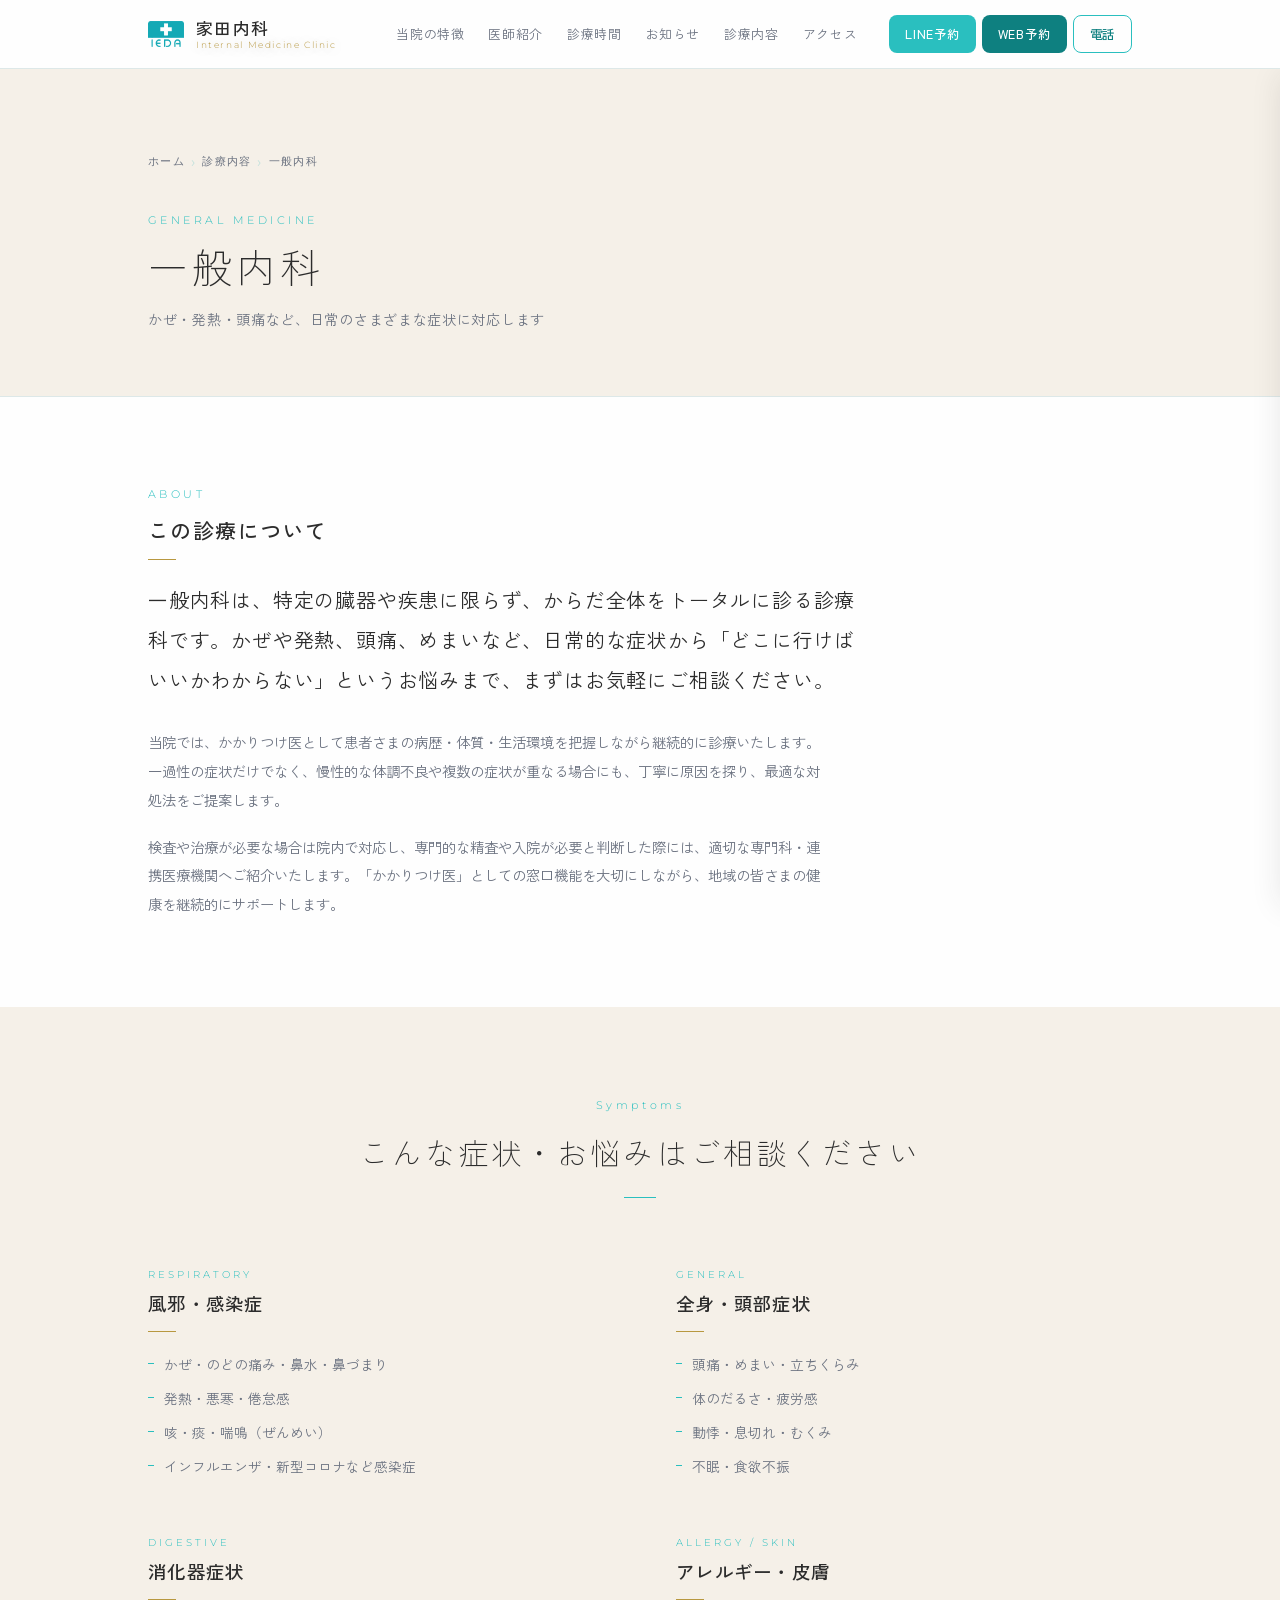
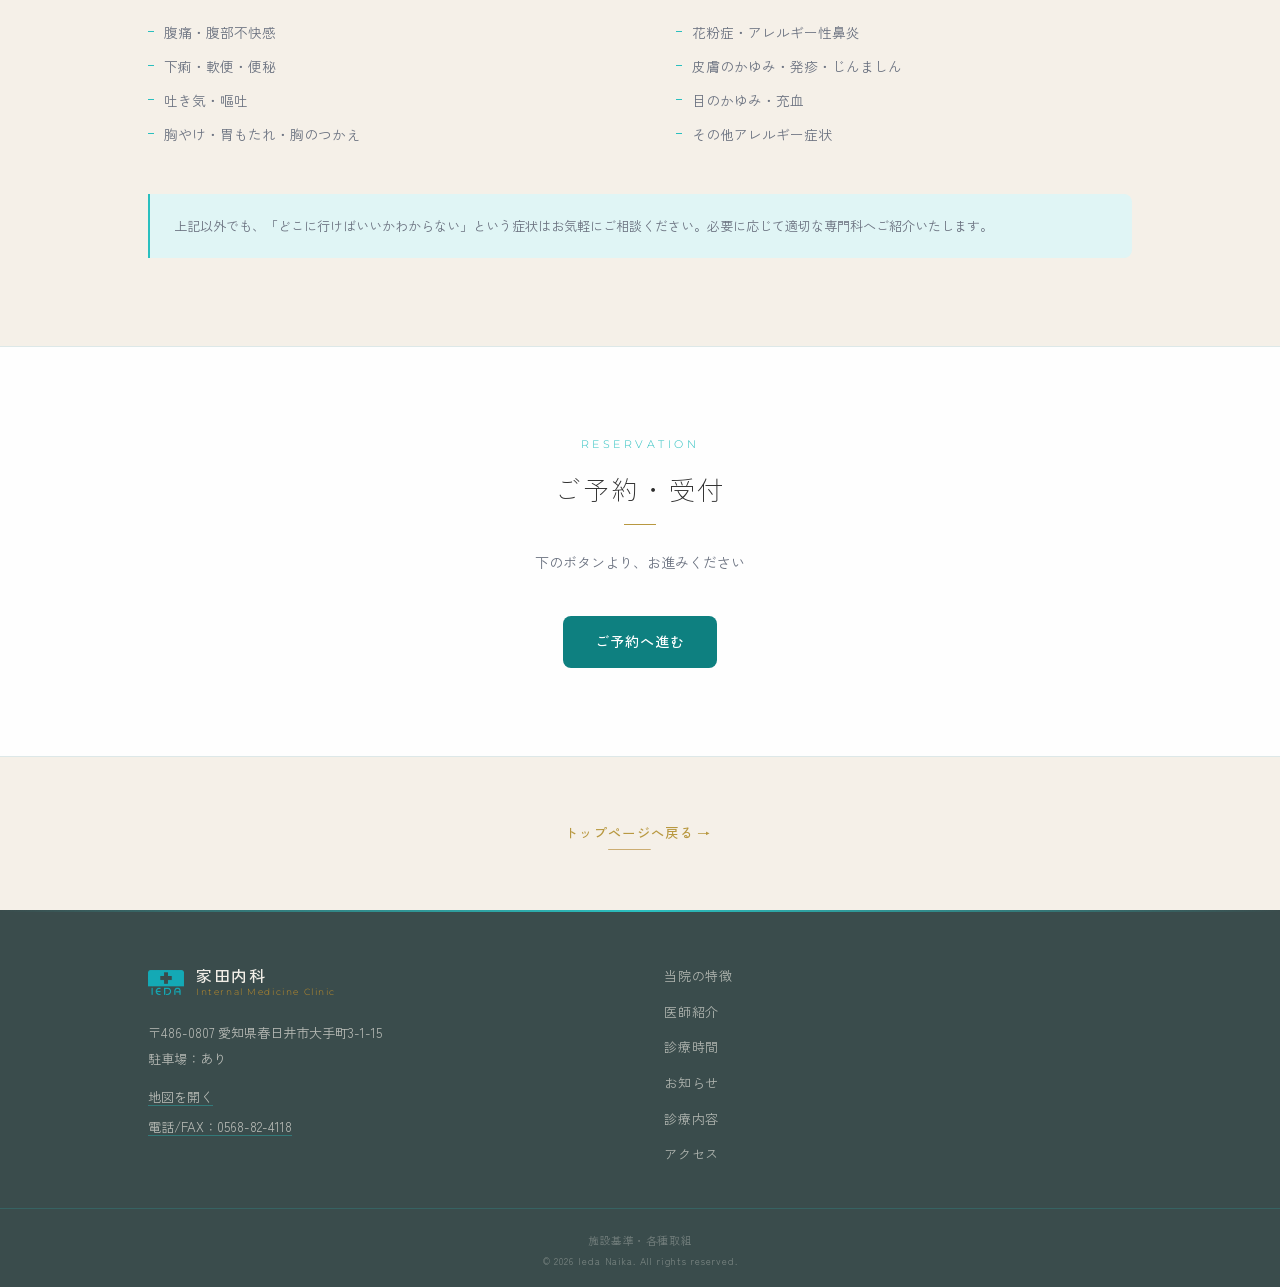
<file: service-general.html>
<!DOCTYPE html>
<html lang="ja">
<head>
  <meta charset="UTF-8" />
  <meta name="viewport" content="width=device-width, initial-scale=1.0" />
  <link rel="icon" type="image/png" href="favicon.png" />
  <title>一般内科｜家田内科（春日井市）</title>
  <meta name="description" content="春日井市の家田内科では、かぜ・発熱・頭痛・めまい・腹痛・下痢・アレルギー・花粉症など、日常のあらゆる症状に対応します。かかりつけ医として継続的に診療し、必要時は専門科へご紹介します。" />

  <link rel="canonical" href="https://www.ieda-naika.jp/service-general.html" />

  <meta property="og:type"        content="website" />
  <meta property="og:title"       content="一般内科｜家田内科（春日井市）" />
  <meta property="og:description" content="春日井市の家田内科では、かぜ・発熱・頭痛・めまい・腹痛・下痢・アレルギー・花粉症など、日常のあらゆる症状に対応します。かかりつけ医として継続的に診療し、必要時は専門科へご紹介します。" />
  <meta property="og:url"         content="https://www.ieda-naika.jp/service-general.html" />
  <meta property="og:image"       content="https://www.ieda-naika.jp/images/ogp.jpg" />
  <meta property="og:locale"      content="ja_JP" />
  <meta property="og:site_name"   content="家田内科" />

  <link rel="preconnect" href="https://fonts.googleapis.com" />
  <link rel="preconnect" href="https://fonts.gstatic.com" crossorigin />
  <link rel="preload" as="style" href="https://fonts.googleapis.com/css2?family=Montserrat:wght@300;400;600;700&family=Zen+Kaku+Gothic+New:wght@300;400;500&display=swap" onload="this.onload=null;this.rel='stylesheet'" />
  <noscript><link rel="stylesheet" href="https://fonts.googleapis.com/css2?family=Montserrat:wght@300;400;600;700&family=Zen+Kaku+Gothic+New:wght@300;400;500&display=swap" /></noscript>

  <link rel="stylesheet" href="css/style.css" />
  <link rel="stylesheet" href="css/services-common.css" />

  <script type="application/ld+json">
  {
    "@context": "https://schema.org",
    "@type": "MedicalClinic",
    "name": "家田内科",
    "url": "https://www.ieda-naika.jp/",
    "address": {
      "@type": "PostalAddress",
      "streetAddress": "大手町3-1-15",
      "addressLocality": "春日井市",
      "addressRegion": "愛知県",
      "postalCode": "486-0807",
      "addressCountry": "JP"
    },
    "telephone": "0568-82-4118",
    "availableService": {
      "@type": "MedicalTherapy",
      "name": "一般内科",
      "description": "かぜ・発熱・頭痛・めまい・腹痛・下痢・嘔気・アレルギー・花粉症など、日常のあらゆる症状に対応する診療科です。かかりつけ医として継続的に診療し、必要時は専門科へご紹介します。"
    }
  }
  </script>
</head>

<body id="top">

  <!-- ===========================
       ヘッダー
  =========================== -->
  <header class="site-header" id="siteHeader">
    <div class="header-inner">

      <a class="header-logo" href="index.html" aria-label="家田内科 トップへ">
        <img class="logo-icon" src="favicon.png" alt="" aria-hidden="true" width="36" height="36" decoding="async" />
        <span class="logo-text">
          <span class="logo-ja">家田内科</span>
          <span class="logo-en">Internal Medicine Clinic</span>
        </span>
      </a>

      <nav class="site-nav" id="siteNav" aria-label="主要メニュー">
        <a class="nav-link" href="index.html#philosophy">当院の特徴</a>
        <a class="nav-link" href="index.html#doctor">医師紹介</a>
        <a class="nav-link" href="index.html#hours">診療時間</a>
        <a class="nav-link" href="index.html#news">お知らせ</a>
        <a class="nav-link" href="index.html#services">診療内容</a>
        <a class="nav-link" href="index.html#access">アクセス</a>
      </nav>

      <div class="header-right">
        <div class="header-btns" aria-label="予約・電話">
          <a class="hbtn hbtn--line" href="index.html#reserve">LINE予約</a>
          <a class="hbtn hbtn--web"  href="index.html#reserve">WEB予約</a>
          <a class="hbtn hbtn--tel"  href="tel:0568-82-4118">電話</a>
        </div>

        <button class="hamburger" id="hamburger" type="button"
          aria-label="メニューを開く" aria-controls="siteNav" aria-expanded="false">
          <span class="hamburger-icon" aria-hidden="true">
            <span class="hamburger-bar"></span>
            <span class="hamburger-bar"></span>
            <span class="hamburger-bar"></span>
          </span>
        </button>
      </div>
    </div>
  </header>

  <!-- スマホ用ドロワーメニュー -->
  <div class="drawer" id="drawer" aria-hidden="true">
    <nav class="drawer-nav" aria-label="ドロワーメニュー">
      <a class="drawer-link" href="index.html#philosophy">当院の特徴</a>
      <a class="drawer-link" href="index.html#doctor">医師紹介</a>
      <a class="drawer-link" href="index.html#hours">診療時間</a>
      <a class="drawer-link" href="index.html#news">お知らせ</a>
      <a class="drawer-link" href="index.html#services">診療内容</a>
      <a class="drawer-link" href="index.html#access">アクセス</a>
    </nav>
    <div class="drawer-btns">
      <a class="drawer-btn drawer-btn--em"   href="index.html#reserve">LINE予約</a>
      <a class="drawer-btn drawer-btn--gold" href="index.html#reserve">WEB予約</a>
      <a class="drawer-btn drawer-btn--tel"  href="tel:0568-82-4118">電話する</a>
    </div>
  </div>
  <div class="drawer-overlay" id="drawerOverlay"></div>

  <main>

    <!-- ===========================
         1. ページヒーロー
    =========================== -->
    <section class="svcpage-page-hero" aria-label="一般内科 ページ見出し">
      <div class="container">
        <nav class="svcpage-breadcrumb" aria-label="パンくずリスト">
          <a href="index.html">ホーム</a>
          <span class="svcpage-breadcrumb-sep" aria-hidden="true">›</span>
          <a href="index.html#services">診療内容</a>
          <span class="svcpage-breadcrumb-sep" aria-hidden="true">›</span>
          <span aria-current="page">一般内科</span>
        </nav>
        <span class="svcpage-page-label">General Medicine</span>
        <h1 class="svcpage-page-title">一般内科</h1>
        <p class="svcpage-page-sub">かぜ・発熱・頭痛など、日常のさまざまな症状に対応します</p>
      </div>
    </section>

    <!-- ===========================
         2. この診療について
    =========================== -->
    <section class="svcpage-intro" aria-label="一般内科について">
      <div class="container">
        <div class="js-fade">
          <span class="svcpage-page-label">About</span>
          <h2 class="svcpage-block-title" style="font-size: clamp(1.1rem, 3vw, 1.3rem); margin-bottom: 0;">この診療について</h2>
          <div class="svcpage-block-rule" aria-hidden="true"></div>
        </div>
        <div class="js-fade">
          <p class="svcpage-intro-lead">
            一般内科は、特定の臓器や疾患に限らず、からだ全体をトータルに診る診療科です。かぜや発熱、頭痛、めまいなど、日常的な症状から「どこに行けばいいかわからない」というお悩みまで、まずはお気軽にご相談ください。
          </p>
          <p class="svcpage-intro-body">
            当院では、かかりつけ医として患者さまの病歴・体質・生活環境を把握しながら継続的に診療いたします。一過性の症状だけでなく、慢性的な体調不良や複数の症状が重なる場合にも、丁寧に原因を探り、最適な対処法をご提案します。
          </p>
          <p class="svcpage-intro-body">
            検査や治療が必要な場合は院内で対応し、専門的な精査や入院が必要と判断した際には、適切な専門科・連携医療機関へご紹介いたします。「かかりつけ医」としての窓口機能を大切にしながら、地域の皆さまの健康を継続的にサポートします。
          </p>
        </div>
      </div>
    </section>

    <!-- ===========================
         3. こんな症状・お悩みは<br>ご相談ください
    =========================== -->
    <section class="svcpage-detail" aria-label="対象となる症状">
      <div class="container">
        <div class="section-head js-fade">
          <span class="section-label">Symptoms</span>
          <h2 class="section-title">こんな症状・お悩みは<br>ご相談ください</h2>
        </div>

        <div class="svcpage-blocks svcpage-blocks--grid js-fade">

          <div class="svcpage-block">
            <span class="svcpage-block-en">Respiratory</span>
            <h3 class="svcpage-block-title">風邪・感染症</h3>
            <div class="svcpage-block-rule" aria-hidden="true"></div>
            <ul class="svcpage-block-list">
              <li>かぜ・のどの痛み・鼻水・鼻づまり</li>
              <li>発熱・悪寒・倦怠感</li>
              <li>咳・痰・喘鳴（ぜんめい）</li>
              <li>インフルエンザ・新型コロナなど感染症</li>
            </ul>
          </div>

          <div class="svcpage-block">
            <span class="svcpage-block-en">General</span>
            <h3 class="svcpage-block-title">全身・頭部症状</h3>
            <div class="svcpage-block-rule" aria-hidden="true"></div>
            <ul class="svcpage-block-list">
              <li>頭痛・めまい・立ちくらみ</li>
              <li>体のだるさ・疲労感</li>
              <li>動悸・息切れ・むくみ</li>
              <li>不眠・食欲不振</li>
            </ul>
          </div>

          <div class="svcpage-block">
            <span class="svcpage-block-en">Digestive</span>
            <h3 class="svcpage-block-title">消化器症状</h3>
            <div class="svcpage-block-rule" aria-hidden="true"></div>
            <ul class="svcpage-block-list">
              <li>腹痛・腹部不快感</li>
              <li>下痢・軟便・便秘</li>
              <li>吐き気・嘔吐</li>
              <li>胸やけ・胃もたれ・胸のつかえ</li>
            </ul>
          </div>

          <div class="svcpage-block">
            <span class="svcpage-block-en">Allergy / Skin</span>
            <h3 class="svcpage-block-title">アレルギー・皮膚</h3>
            <div class="svcpage-block-rule" aria-hidden="true"></div>
            <ul class="svcpage-block-list">
              <li>花粉症・アレルギー性鼻炎</li>
              <li>皮膚のかゆみ・発疹・じんましん</li>
              <li>目のかゆみ・充血</li>
              <li>その他アレルギー症状</li>
            </ul>
          </div>

        </div>

        <div class="svcpage-note js-fade">
          <p>上記以外でも、「どこに行けばいいかわからない」という症状はお気軽にご相談ください。必要に応じて適切な専門科へご紹介いたします。</p>
        </div>
      </div>
    </section>

    <!-- ===========================
         5. 予約・受付 CTA
    =========================== -->
    <section class="svcpage-cta" aria-label="ご予約・受付">
      <div class="container">
        <div class="js-fade">
          <span class="svcpage-cta-label">Reservation</span>
          <h2 class="svcpage-cta-title">ご予約・受付</h2>
          <div class="svcpage-cta-rule" aria-hidden="true"></div>
                    <p class="svcpage-cta-lead">下のボタンより、お進みください</p>
                    <div class="svcpage-cta-btns">
            <a class="svcpage-cta-btn svcpage-cta-btn--web" href="index.html#reserve">ご予約へ進む</a>
          </div>
        </div>
      </div>
    </section>

    <!-- ===========================
         6. 戻るリンク
    =========================== -->
    <section class="svcpage-back-section" aria-label="ナビゲーション">
      <div class="container">
        <div class="svcpage-back js-fade">
          <a class="lux-link" href="index.html">
            <span>トップページへ戻る</span>
            <span class="lux-link-bar" aria-hidden="true"></span>
          </a>
        </div>
      </div>
    </section>

  </main>

  <!-- ===========================
       フッター
  =========================== -->
  <footer class="site-footer">
    <div class="footer-gold-top" aria-hidden="true"></div>

    <div class="footer-inner">
      <div class="footer-brand">
        <div class="footer-logo">
          <img class="footer-logo-icon" src="favicon.png" alt="" aria-hidden="true" width="36" height="36" decoding="async" />
          <span class="footer-logo-text">
            <strong>家田内科</strong>
            <span class="footer-logo-en">Internal Medicine Clinic</span>
          </span>
        </div>
        <address class="footer-address">
          〒486-0807 愛知県春日井市大手町3-1-15<br>駐車場：あり
        </address>
        <div class="footer-contacts">
          <a class="footer-contact-link" href="https://maps.app.goo.gl/P2yGM1RzXzH2ZFWFA" target="_blank" rel="noopener noreferrer">地図を開く</a>
          <a class="footer-contact-link" href="tel:0568-82-4118">電話/FAX：0568-82-4118</a>
        </div>
      </div>

      <nav class="footer-nav" aria-label="フッターメニュー">
        <a class="footer-nav-link" href="index.html#philosophy">当院の特徴</a>
        <a class="footer-nav-link" href="index.html#doctor">医師紹介</a>
        <a class="footer-nav-link" href="index.html#hours">診療時間</a>
        <a class="footer-nav-link" href="index.html#news">お知らせ</a>
        <a class="footer-nav-link" href="index.html#services">診療内容</a>
        <a class="footer-nav-link" href="index.html#access">アクセス</a>
      </nav>
    </div>

    <div class="footer-bottom">
      <a class="footer-kijun-link" href="shisetsu-kijun.html">施設基準・各種取組</a>
      <small>© <span id="year"></span> Ieda Naika. All rights reserved.</small>
    </div>
  </footer>

  <!-- ===========================
       スマホ固定フッターバー
  =========================== -->
  <div class="fixed-bar" role="navigation" aria-label="予約・電話（固定バー）">
    <a class="fixed-btn fixed-btn--line" href="index.html#reserve">LINE予約</a>
    <a class="fixed-btn fixed-btn--web"  href="index.html#reserve">WEB予約</a>
    <a class="fixed-btn fixed-btn--tel"  href="tel:0568-82-4118">電話</a>
  </div>

  <script src="js/script.js"></script>
</body>
</html>
</file>
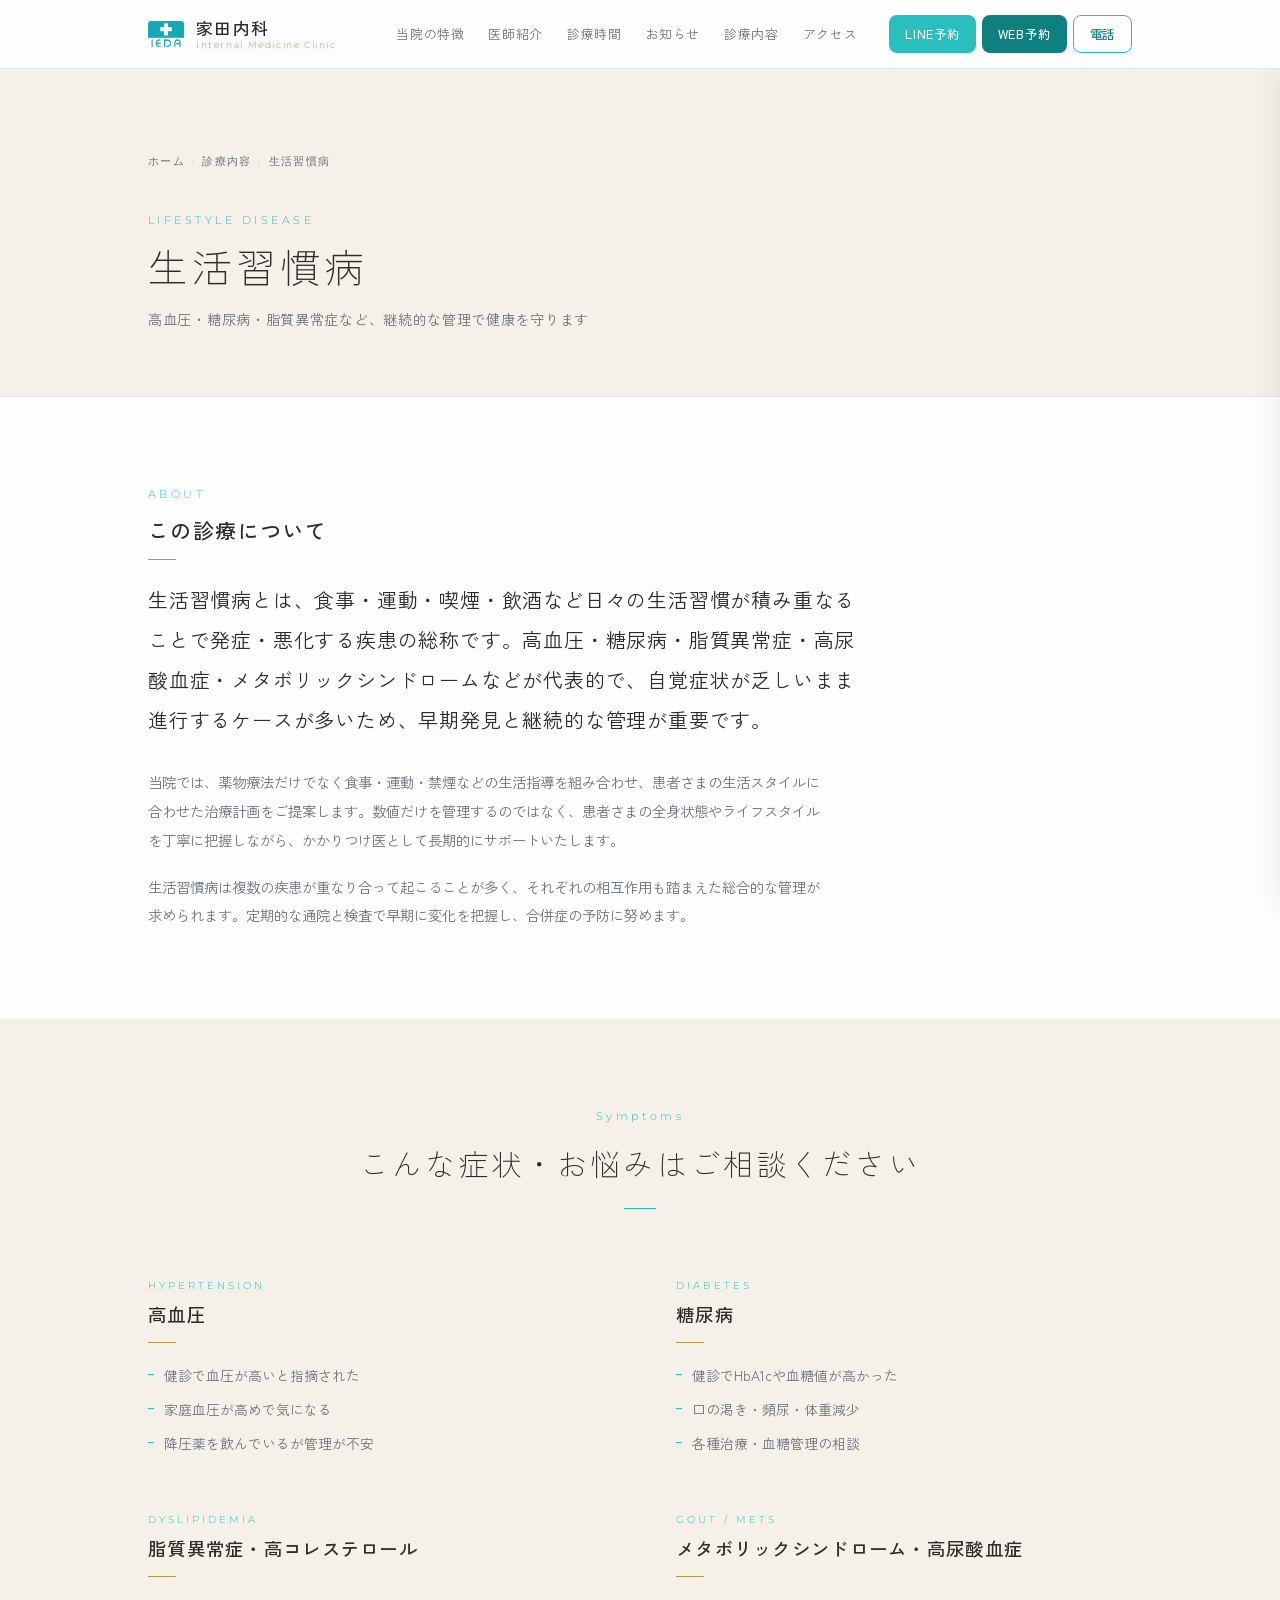
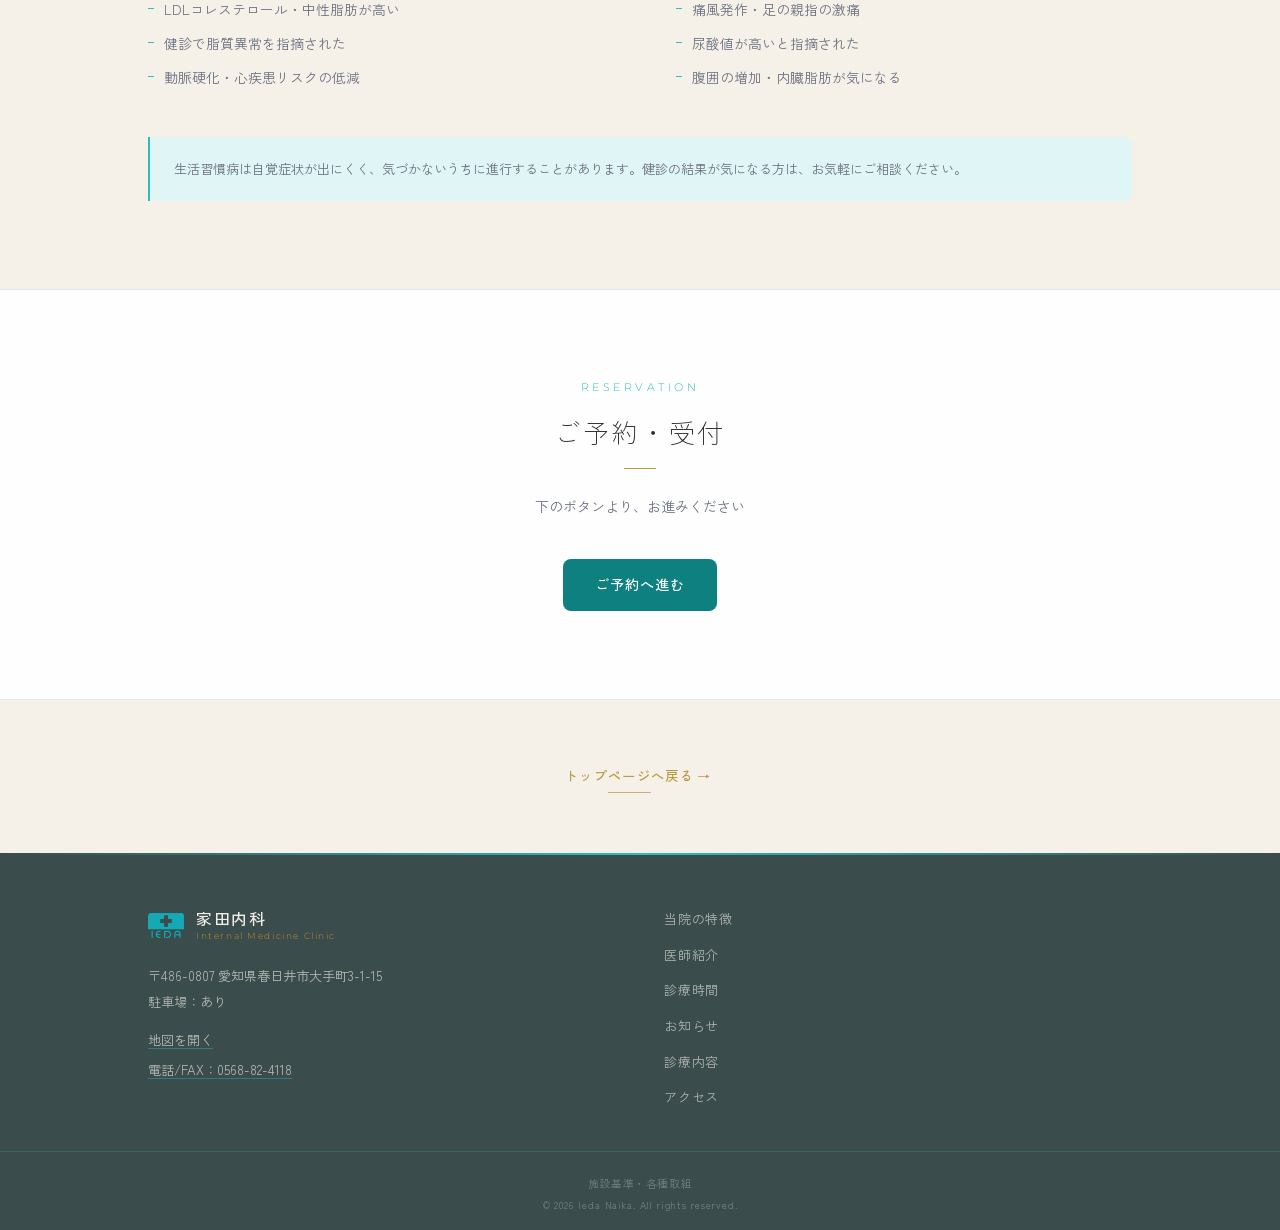
<file: service-lifestyle.html>
<!DOCTYPE html>
<html lang="ja">
<head>
  <meta charset="UTF-8" />
  <meta name="viewport" content="width=device-width, initial-scale=1.0" />
  <link rel="icon" type="image/png" href="favicon.png" />
  <title>生活習慣病｜家田内科（春日井市）</title>
  <meta name="description" content="春日井市の家田内科では、高血圧・糖尿病・脂質異常症・高尿酸血症・メタボリックシンドロームなど生活習慣病の診療を行います。薬物療法に加え食事・運動指導も実施し、継続的な通院管理でサポートします。" />

  <link rel="canonical" href="https://www.ieda-naika.jp/service-lifestyle.html" />

  <meta property="og:type"        content="website" />
  <meta property="og:title"       content="生活習慣病｜家田内科（春日井市）" />
  <meta property="og:description" content="春日井市の家田内科では、高血圧・糖尿病・脂質異常症・高尿酸血症・メタボリックシンドロームなど生活習慣病の診療を行います。薬物療法に加え食事・運動指導も実施し、継続的な通院管理でサポートします。" />
  <meta property="og:url"         content="https://www.ieda-naika.jp/service-lifestyle.html" />
  <meta property="og:image"       content="https://www.ieda-naika.jp/images/ogp.jpg" />
  <meta property="og:locale"      content="ja_JP" />
  <meta property="og:site_name"   content="家田内科" />

  <link rel="preconnect" href="https://fonts.googleapis.com" />
  <link rel="preconnect" href="https://fonts.gstatic.com" crossorigin />
  <link rel="preload" as="style" href="https://fonts.googleapis.com/css2?family=Montserrat:wght@300;400;600;700&family=Zen+Kaku+Gothic+New:wght@300;400;500&display=swap" onload="this.onload=null;this.rel='stylesheet'" />
  <noscript><link rel="stylesheet" href="https://fonts.googleapis.com/css2?family=Montserrat:wght@300;400;600;700&family=Zen+Kaku+Gothic+New:wght@300;400;500&display=swap" /></noscript>

  <link rel="stylesheet" href="css/style.css" />
  <link rel="stylesheet" href="css/services-common.css" />

  <script type="application/ld+json">
  {
    "@context": "https://schema.org",
    "@type": "MedicalClinic",
    "name": "家田内科",
    "url": "https://www.ieda-naika.jp/",
    "address": {
      "@type": "PostalAddress",
      "streetAddress": "大手町3-1-15",
      "addressLocality": "春日井市",
      "addressRegion": "愛知県",
      "postalCode": "486-0807",
      "addressCountry": "JP"
    },
    "telephone": "0568-82-4118",
    "availableService": {
      "@type": "MedicalTherapy",
      "name": "生活習慣病",
      "description": "高血圧・糖尿病・脂質異常症・高尿酸血症・メタボリックシンドロームなど生活習慣病の診療。薬物療法と生活指導を組み合わせ、継続的な管理を行います。"
    }
  }
  </script>
</head>

<body id="top">

  <header class="site-header" id="siteHeader">
    <div class="header-inner">
      <a class="header-logo" href="index.html" aria-label="家田内科 トップへ">
        <img class="logo-icon" src="favicon.png" alt="" aria-hidden="true" width="36" height="36" decoding="async" />
        <span class="logo-text">
          <span class="logo-ja">家田内科</span>
          <span class="logo-en">Internal Medicine Clinic</span>
        </span>
      </a>
      <nav class="site-nav" id="siteNav" aria-label="主要メニュー">
        <a class="nav-link" href="index.html#philosophy">当院の特徴</a>
        <a class="nav-link" href="index.html#doctor">医師紹介</a>
        <a class="nav-link" href="index.html#hours">診療時間</a>
        <a class="nav-link" href="index.html#news">お知らせ</a>
        <a class="nav-link" href="index.html#services">診療内容</a>
        <a class="nav-link" href="index.html#access">アクセス</a>
      </nav>
      <div class="header-right">
        <div class="header-btns" aria-label="予約・電話">
          <a class="hbtn hbtn--line" href="index.html#reserve">LINE予約</a>
          <a class="hbtn hbtn--web"  href="index.html#reserve">WEB予約</a>
          <a class="hbtn hbtn--tel"  href="tel:0568-82-4118">電話</a>
        </div>
        <button class="hamburger" id="hamburger" type="button"
          aria-label="メニューを開く" aria-controls="siteNav" aria-expanded="false">
          <span class="hamburger-icon" aria-hidden="true">
            <span class="hamburger-bar"></span>
            <span class="hamburger-bar"></span>
            <span class="hamburger-bar"></span>
          </span>
        </button>
      </div>
    </div>
  </header>

  <div class="drawer" id="drawer" aria-hidden="true">
    <nav class="drawer-nav" aria-label="ドロワーメニュー">
      <a class="drawer-link" href="index.html#philosophy">当院の特徴</a>
      <a class="drawer-link" href="index.html#doctor">医師紹介</a>
      <a class="drawer-link" href="index.html#hours">診療時間</a>
      <a class="drawer-link" href="index.html#news">お知らせ</a>
      <a class="drawer-link" href="index.html#services">診療内容</a>
      <a class="drawer-link" href="index.html#access">アクセス</a>
    </nav>
    <div class="drawer-btns">
      <a class="drawer-btn drawer-btn--em"   href="index.html#reserve">LINE予約</a>
      <a class="drawer-btn drawer-btn--gold" href="index.html#reserve">WEB予約</a>
      <a class="drawer-btn drawer-btn--tel"  href="tel:0568-82-4118">電話する</a>
    </div>
  </div>
  <div class="drawer-overlay" id="drawerOverlay"></div>

  <main>

    <section class="svcpage-page-hero" aria-label="生活習慣病 ページ見出し">
      <div class="container">
        <nav class="svcpage-breadcrumb" aria-label="パンくずリスト">
          <a href="index.html">ホーム</a>
          <span class="svcpage-breadcrumb-sep" aria-hidden="true">›</span>
          <a href="index.html#services">診療内容</a>
          <span class="svcpage-breadcrumb-sep" aria-hidden="true">›</span>
          <span aria-current="page">生活習慣病</span>
        </nav>
        <span class="svcpage-page-label">Lifestyle Disease</span>
        <h1 class="svcpage-page-title">生活習慣病</h1>
        <p class="svcpage-page-sub">高血圧・糖尿病・脂質異常症など、継続的な管理で健康を守ります</p>
      </div>
    </section>

    <section class="svcpage-intro" aria-label="生活習慣病について">
      <div class="container">
        <div class="js-fade">
          <span class="svcpage-page-label">About</span>
          <h2 class="svcpage-block-title" style="font-size: clamp(1.1rem, 3vw, 1.3rem); margin-bottom: 0;">この診療について</h2>
          <div class="svcpage-block-rule" aria-hidden="true"></div>
        </div>
        <div class="js-fade">
          <p class="svcpage-intro-lead">
            生活習慣病とは、食事・運動・喫煙・飲酒など日々の生活習慣が積み重なることで発症・悪化する疾患の総称です。高血圧・糖尿病・脂質異常症・高尿酸血症・メタボリックシンドロームなどが代表的で、自覚症状が乏しいまま進行するケースが多いため、早期発見と継続的な管理が重要です。
          </p>
          <p class="svcpage-intro-body">
            当院では、薬物療法だけでなく食事・運動・禁煙などの生活指導を組み合わせ、患者さまの生活スタイルに合わせた治療計画をご提案します。数値だけを管理するのではなく、患者さまの全身状態やライフスタイルを丁寧に把握しながら、かかりつけ医として長期的にサポートいたします。
          </p>
          <p class="svcpage-intro-body">
            生活習慣病は複数の疾患が重なり合って起こることが多く、それぞれの相互作用も踏まえた総合的な管理が求められます。定期的な通院と検査で早期に変化を把握し、合併症の予防に努めます。
          </p>
        </div>
      </div>
    </section>

    <section class="svcpage-detail" aria-label="対象となる症状・疾患">
      <div class="container">
        <div class="section-head js-fade">
          <span class="section-label">Symptoms</span>
          <h2 class="section-title">こんな症状・お悩みは<br>ご相談ください</h2>
        </div>

        <div class="svcpage-blocks svcpage-blocks--grid js-fade">

          <div class="svcpage-block">
            <span class="svcpage-block-en">Hypertension</span>
            <h3 class="svcpage-block-title">高血圧</h3>
            <div class="svcpage-block-rule" aria-hidden="true"></div>
            <ul class="svcpage-block-list">
              <li>健診で血圧が高いと指摘された</li>
              <li>家庭血圧が高めで気になる</li>
              <li>降圧薬を飲んでいるが管理が不安</li>
            </ul>
          </div>

          <div class="svcpage-block">
            <span class="svcpage-block-en">Diabetes</span>
            <h3 class="svcpage-block-title">糖尿病</h3>
            <div class="svcpage-block-rule" aria-hidden="true"></div>
            <ul class="svcpage-block-list">
              <li>健診でHbA1cや血糖値が高かった</li>
              <li>口の渇き・頻尿・体重減少</li>
              <li>各種治療・血糖管理の相談</li>
            </ul>
          </div>

          <div class="svcpage-block">
            <span class="svcpage-block-en">Dyslipidemia</span>
            <h3 class="svcpage-block-title">脂質異常症・高コレステロール</h3>
            <div class="svcpage-block-rule" aria-hidden="true"></div>
            <ul class="svcpage-block-list">
              <li>LDLコレステロール・中性脂肪が高い</li>
              <li>健診で脂質異常を指摘された</li>
              <li>動脈硬化・心疾患リスクの低減</li>
            </ul>
          </div>

          <div class="svcpage-block">
            <span class="svcpage-block-en">Gout / MetS</span>
            <h3 class="svcpage-block-title">メタボリックシンドローム・高尿酸血症</h3>
            <div class="svcpage-block-rule" aria-hidden="true"></div>
            <ul class="svcpage-block-list">
              <li>痛風発作・足の親指の激痛</li>
              <li>尿酸値が高いと指摘された</li>
              <li>腹囲の増加・内臓脂肪が気になる</li>
            </ul>
          </div>

        </div>

        <div class="svcpage-note js-fade">
          <p>生活習慣病は自覚症状が出にくく、気づかないうちに進行することがあります。健診の結果が気になる方は、お気軽にご相談ください。</p>
        </div>
      </div>
    </section>

    <section class="svcpage-cta" aria-label="ご予約・受付">
      <div class="container">
        <div class="js-fade">
          <span class="svcpage-cta-label">Reservation</span>
          <h2 class="svcpage-cta-title">ご予約・受付</h2>
          <div class="svcpage-cta-rule" aria-hidden="true"></div>
                    <p class="svcpage-cta-lead">下のボタンより、お進みください</p>
                    <div class="svcpage-cta-btns">
            <a class="svcpage-cta-btn svcpage-cta-btn--web" href="index.html#reserve">ご予約へ進む</a>
          </div>
        </div>
      </div>
    </section>

    <section class="svcpage-back-section" aria-label="ナビゲーション">
      <div class="container">
        <div class="svcpage-back js-fade">
          <a class="lux-link" href="index.html">
            <span>トップページへ戻る</span>
            <span class="lux-link-bar" aria-hidden="true"></span>
          </a>
        </div>
      </div>
    </section>

  </main>

  <footer class="site-footer">
    <div class="footer-gold-top" aria-hidden="true"></div>
    <div class="footer-inner">
      <div class="footer-brand">
        <div class="footer-logo">
          <img class="footer-logo-icon" src="favicon.png" alt="" aria-hidden="true" width="36" height="36" decoding="async" />
          <span class="footer-logo-text">
            <strong>家田内科</strong>
            <span class="footer-logo-en">Internal Medicine Clinic</span>
          </span>
        </div>
        <address class="footer-address">
          〒486-0807 愛知県春日井市大手町3-1-15<br>駐車場：あり
        </address>
        <div class="footer-contacts">
          <a class="footer-contact-link" href="https://maps.app.goo.gl/P2yGM1RzXzH2ZFWFA" target="_blank" rel="noopener noreferrer">地図を開く</a>
          <a class="footer-contact-link" href="tel:0568-82-4118">電話/FAX：0568-82-4118</a>
        </div>
      </div>
      <nav class="footer-nav" aria-label="フッターメニュー">
        <a class="footer-nav-link" href="index.html#philosophy">当院の特徴</a>
        <a class="footer-nav-link" href="index.html#doctor">医師紹介</a>
        <a class="footer-nav-link" href="index.html#hours">診療時間</a>
        <a class="footer-nav-link" href="index.html#news">お知らせ</a>
        <a class="footer-nav-link" href="index.html#services">診療内容</a>
        <a class="footer-nav-link" href="index.html#access">アクセス</a>
      </nav>
    </div>
    <div class="footer-bottom">
      <a class="footer-kijun-link" href="shisetsu-kijun.html">施設基準・各種取組</a>
      <small>© <span id="year"></span> Ieda Naika. All rights reserved.</small>
    </div>
  </footer>

  <div class="fixed-bar" role="navigation" aria-label="予約・電話（固定バー）">
    <a class="fixed-btn fixed-btn--line" href="index.html#reserve">LINE予約</a>
    <a class="fixed-btn fixed-btn--web"  href="index.html#reserve">WEB予約</a>
    <a class="fixed-btn fixed-btn--tel"  href="tel:0568-82-4118">電話</a>
  </div>

  <script src="js/script.js"></script>
</body>
</html>
</file>
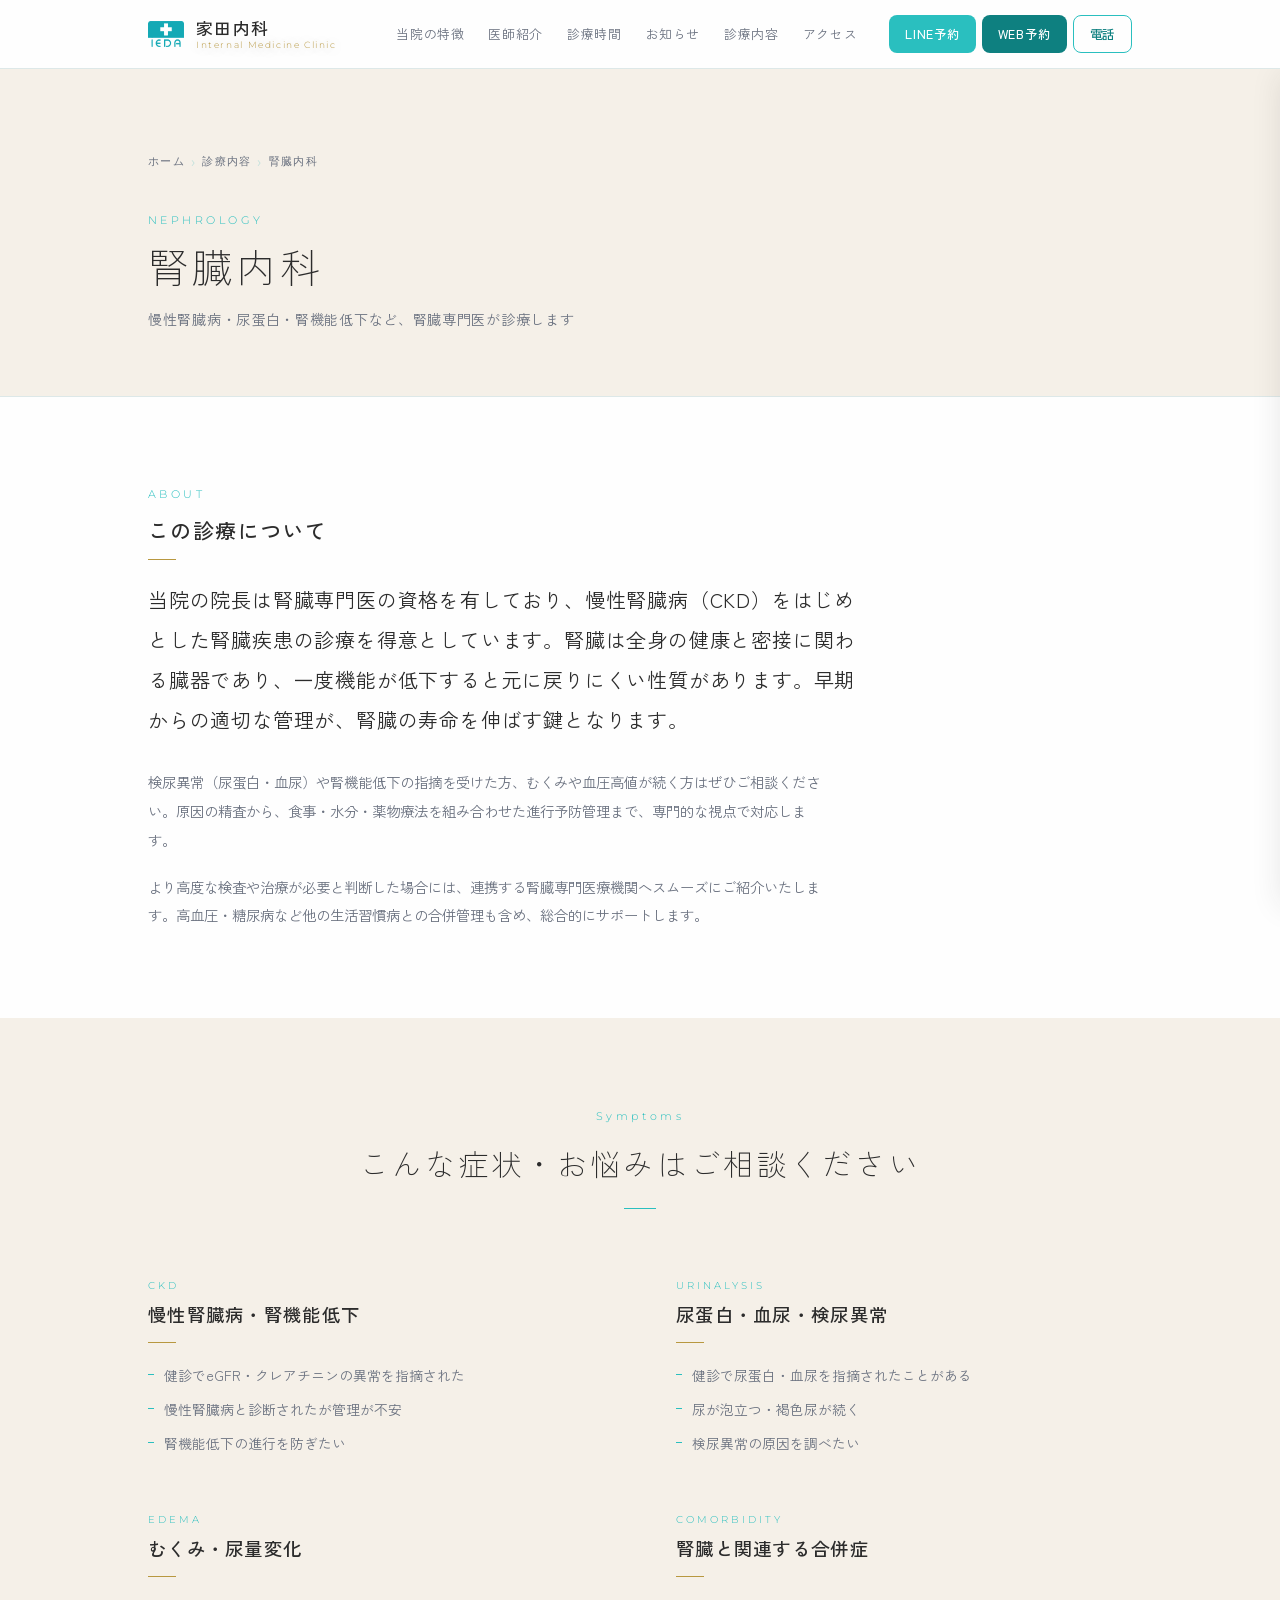
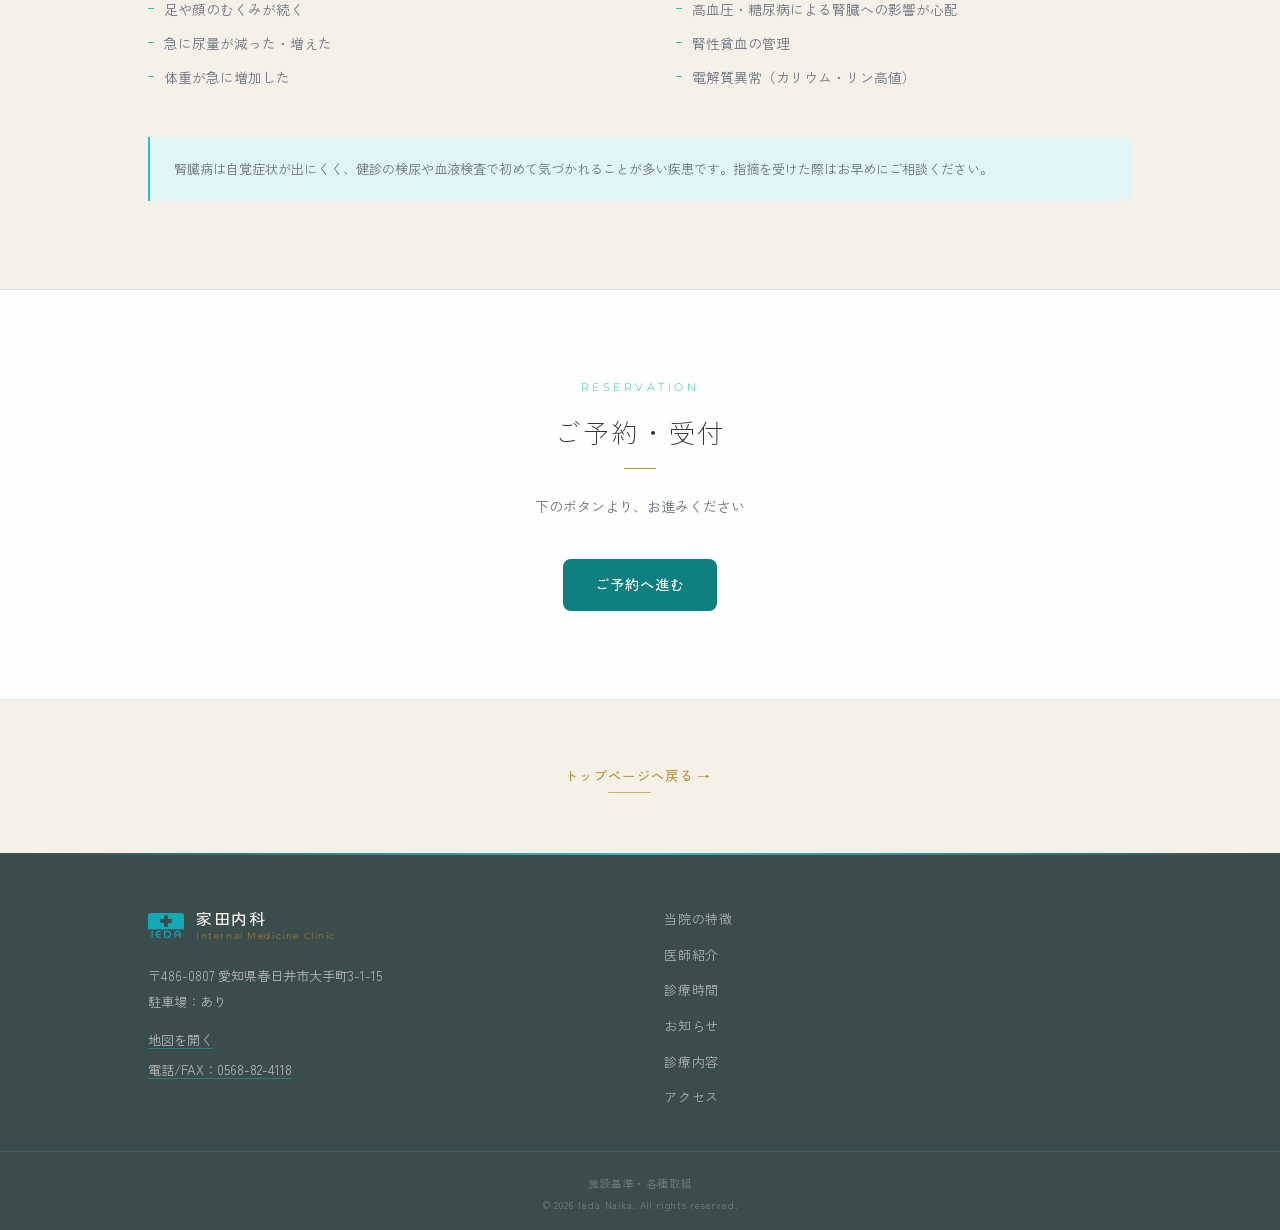
<file: service-nephrology.html>
<!DOCTYPE html>
<html lang="ja">
<head>
  <meta charset="UTF-8" />
  <meta name="viewport" content="width=device-width, initial-scale=1.0" />
  <link rel="icon" type="image/png" href="favicon.png" />
  <title>腎臓内科・慢性腎臓病｜家田内科（春日井市）</title>
  <meta name="description" content="腎臓専門医在籍の春日井市・家田内科。慢性腎臓病・尿蛋白・血尿・腎機能低下・むくみ・検尿異常を診療。透析回避を目指した進行予防管理と他科との連携を行います。" />

  <link rel="canonical" href="https://www.ieda-naika.jp/service-nephrology.html" />

  <meta property="og:type"        content="website" />
  <meta property="og:title"       content="腎臓内科・慢性腎臓病｜家田内科（春日井市）" />
  <meta property="og:description" content="腎臓専門医在籍の春日井市・家田内科。慢性腎臓病・尿蛋白・血尿・腎機能低下・むくみ・検尿異常を診療。透析回避を目指した進行予防管理と他科との連携を行います。" />
  <meta property="og:url"         content="https://www.ieda-naika.jp/service-nephrology.html" />
  <meta property="og:image"       content="https://www.ieda-naika.jp/images/ogp.jpg" />
  <meta property="og:locale"      content="ja_JP" />
  <meta property="og:site_name"   content="家田内科" />

  <link rel="preconnect" href="https://fonts.googleapis.com" />
  <link rel="preconnect" href="https://fonts.gstatic.com" crossorigin />
  <link rel="preload" as="style" href="https://fonts.googleapis.com/css2?family=Montserrat:wght@300;400;600;700&family=Zen+Kaku+Gothic+New:wght@300;400;500&display=swap" onload="this.onload=null;this.rel='stylesheet'" />
  <noscript><link rel="stylesheet" href="https://fonts.googleapis.com/css2?family=Montserrat:wght@300;400;600;700&family=Zen+Kaku+Gothic+New:wght@300;400;500&display=swap" /></noscript>

  <link rel="stylesheet" href="css/style.css" />
  <link rel="stylesheet" href="css/services-common.css" />

  <script type="application/ld+json">
  {
    "@context": "https://schema.org",
    "@type": "MedicalClinic",
    "name": "家田内科",
    "url": "https://www.ieda-naika.jp/",
    "address": {
      "@type": "PostalAddress",
      "streetAddress": "大手町3-1-15",
      "addressLocality": "春日井市",
      "addressRegion": "愛知県",
      "postalCode": "486-0807",
      "addressCountry": "JP"
    },
    "telephone": "0568-82-4118",
    "availableService": {
      "@type": "MedicalTherapy",
      "name": "腎臓内科",
      "description": "腎臓専門医在籍。慢性腎臓病・尿蛋白・血尿・腎機能低下・むくみ・検尿異常を診療。透析回避を目指した進行予防管理を行います。"
    }
  }
  </script>
</head>

<body id="top">

  <header class="site-header" id="siteHeader">
    <div class="header-inner">
      <a class="header-logo" href="index.html" aria-label="家田内科 トップへ">
        <img class="logo-icon" src="favicon.png" alt="" aria-hidden="true" width="36" height="36" decoding="async" />
        <span class="logo-text">
          <span class="logo-ja">家田内科</span>
          <span class="logo-en">Internal Medicine Clinic</span>
        </span>
      </a>
      <nav class="site-nav" id="siteNav" aria-label="主要メニュー">
        <a class="nav-link" href="index.html#philosophy">当院の特徴</a>
        <a class="nav-link" href="index.html#doctor">医師紹介</a>
        <a class="nav-link" href="index.html#hours">診療時間</a>
        <a class="nav-link" href="index.html#news">お知らせ</a>
        <a class="nav-link" href="index.html#services">診療内容</a>
        <a class="nav-link" href="index.html#access">アクセス</a>
      </nav>
      <div class="header-right">
        <div class="header-btns" aria-label="予約・電話">
          <a class="hbtn hbtn--line" href="index.html#reserve">LINE予約</a>
          <a class="hbtn hbtn--web"  href="index.html#reserve">WEB予約</a>
          <a class="hbtn hbtn--tel"  href="tel:0568-82-4118">電話</a>
        </div>
        <button class="hamburger" id="hamburger" type="button"
          aria-label="メニューを開く" aria-controls="siteNav" aria-expanded="false">
          <span class="hamburger-icon" aria-hidden="true">
            <span class="hamburger-bar"></span>
            <span class="hamburger-bar"></span>
            <span class="hamburger-bar"></span>
          </span>
        </button>
      </div>
    </div>
  </header>

  <div class="drawer" id="drawer" aria-hidden="true">
    <nav class="drawer-nav" aria-label="ドロワーメニュー">
      <a class="drawer-link" href="index.html#philosophy">当院の特徴</a>
      <a class="drawer-link" href="index.html#doctor">医師紹介</a>
      <a class="drawer-link" href="index.html#hours">診療時間</a>
      <a class="drawer-link" href="index.html#news">お知らせ</a>
      <a class="drawer-link" href="index.html#services">診療内容</a>
      <a class="drawer-link" href="index.html#access">アクセス</a>
    </nav>
    <div class="drawer-btns">
      <a class="drawer-btn drawer-btn--em"   href="index.html#reserve">LINE予約</a>
      <a class="drawer-btn drawer-btn--gold" href="index.html#reserve">WEB予約</a>
      <a class="drawer-btn drawer-btn--tel"  href="tel:0568-82-4118">電話する</a>
    </div>
  </div>
  <div class="drawer-overlay" id="drawerOverlay"></div>

  <main>

    <section class="svcpage-page-hero" aria-label="腎臓内科 ページ見出し">
      <div class="container">
        <nav class="svcpage-breadcrumb" aria-label="パンくずリスト">
          <a href="index.html">ホーム</a>
          <span class="svcpage-breadcrumb-sep" aria-hidden="true">›</span>
          <a href="index.html#services">診療内容</a>
          <span class="svcpage-breadcrumb-sep" aria-hidden="true">›</span>
          <span aria-current="page">腎臓内科</span>
        </nav>
        <span class="svcpage-page-label">Nephrology</span>
        <h1 class="svcpage-page-title">腎臓内科</h1>
        <p class="svcpage-page-sub">慢性腎臓病・尿蛋白・腎機能低下など、腎臓専門医が診療します</p>
      </div>
    </section>

    <section class="svcpage-intro" aria-label="腎臓内科について">
      <div class="container">
        <div class="js-fade">
          <span class="svcpage-page-label">About</span>
          <h2 class="svcpage-block-title" style="font-size: clamp(1.1rem, 3vw, 1.3rem); margin-bottom: 0;">この診療について</h2>
          <div class="svcpage-block-rule" aria-hidden="true"></div>
        </div>
        <div class="js-fade">
          <p class="svcpage-intro-lead">
            当院の院長は腎臓専門医の資格を有しており、慢性腎臓病（CKD）をはじめとした腎臓疾患の診療を得意としています。腎臓は全身の健康と密接に関わる臓器であり、一度機能が低下すると元に戻りにくい性質があります。早期からの適切な管理が、腎臓の寿命を伸ばす鍵となります。
          </p>
          <p class="svcpage-intro-body">
            検尿異常（尿蛋白・血尿）や腎機能低下の指摘を受けた方、むくみや血圧高値が続く方はぜひご相談ください。原因の精査から、食事・水分・薬物療法を組み合わせた進行予防管理まで、専門的な視点で対応します。
          </p>
          <p class="svcpage-intro-body">
            より高度な検査や治療が必要と判断した場合には、連携する腎臓専門医療機関へスムーズにご紹介いたします。高血圧・糖尿病など他の生活習慣病との合併管理も含め、総合的にサポートします。
          </p>
        </div>
      </div>
    </section>

    <section class="svcpage-detail" aria-label="対象となる症状・疾患">
      <div class="container">
        <div class="section-head js-fade">
          <span class="section-label">Symptoms</span>
          <h2 class="section-title">こんな症状・お悩みは<br>ご相談ください</h2>
        </div>

        <div class="svcpage-blocks svcpage-blocks--grid js-fade">

          <div class="svcpage-block">
            <span class="svcpage-block-en">CKD</span>
            <h3 class="svcpage-block-title">慢性腎臓病・腎機能低下</h3>
            <div class="svcpage-block-rule" aria-hidden="true"></div>
            <ul class="svcpage-block-list">
              <li>健診でeGFR・クレアチニンの異常を指摘された</li>
              <li>慢性腎臓病と診断されたが管理が不安</li>
              <li>腎機能低下の進行を防ぎたい</li>
            </ul>
          </div>

          <div class="svcpage-block">
            <span class="svcpage-block-en">Urinalysis</span>
            <h3 class="svcpage-block-title">尿蛋白・血尿・検尿異常</h3>
            <div class="svcpage-block-rule" aria-hidden="true"></div>
            <ul class="svcpage-block-list">
              <li>健診で尿蛋白・血尿を指摘されたことがある</li>
              <li>尿が泡立つ・褐色尿が続く</li>
              <li>検尿異常の原因を調べたい</li>

            </ul>
          </div>

          <div class="svcpage-block">
            <span class="svcpage-block-en">Edema</span>
            <h3 class="svcpage-block-title">むくみ・尿量変化</h3>
            <div class="svcpage-block-rule" aria-hidden="true"></div>
            <ul class="svcpage-block-list">
              <li>足や顔のむくみが続く</li>
              <li>急に尿量が減った・増えた</li>
              <li>体重が急に増加した</li>

            </ul>
          </div>

          <div class="svcpage-block">
            <span class="svcpage-block-en">Comorbidity</span>
            <h3 class="svcpage-block-title">腎臓と関連する合併症</h3>
            <div class="svcpage-block-rule" aria-hidden="true"></div>
            <ul class="svcpage-block-list">
              <li>高血圧・糖尿病による腎臓への影響が心配</li>
              <li>腎性貧血の管理</li>
              <li>電解質異常（カリウム・リン高値）</li>

            </ul>
          </div>

        </div>

        <div class="svcpage-note js-fade">
          <p>腎臓病は自覚症状が出にくく、健診の検尿や血液検査で初めて気づかれることが多い疾患です。指摘を受けた際はお早めにご相談ください。</p>
        </div>
      </div>
    </section>

    <section class="svcpage-cta" aria-label="ご予約・受付">
      <div class="container">
        <div class="js-fade">
          <span class="svcpage-cta-label">Reservation</span>
          <h2 class="svcpage-cta-title">ご予約・受付</h2>
          <div class="svcpage-cta-rule" aria-hidden="true"></div>
                    <p class="svcpage-cta-lead">下のボタンより、お進みください</p>
                    <div class="svcpage-cta-btns">
            <a class="svcpage-cta-btn svcpage-cta-btn--web" href="index.html#reserve">ご予約へ進む</a>
          </div>
        </div>
      </div>
    </section>

    <section class="svcpage-back-section" aria-label="ナビゲーション">
      <div class="container">
        <div class="svcpage-back js-fade">
          <a class="lux-link" href="index.html">
            <span>トップページへ戻る</span>
            <span class="lux-link-bar" aria-hidden="true"></span>
          </a>
        </div>
      </div>
    </section>

  </main>

  <footer class="site-footer">
    <div class="footer-gold-top" aria-hidden="true"></div>
    <div class="footer-inner">
      <div class="footer-brand">
        <div class="footer-logo">
          <img class="footer-logo-icon" src="favicon.png" alt="" aria-hidden="true" width="36" height="36" decoding="async" />
          <span class="footer-logo-text">
            <strong>家田内科</strong>
            <span class="footer-logo-en">Internal Medicine Clinic</span>
          </span>
        </div>
        <address class="footer-address">
          〒486-0807 愛知県春日井市大手町3-1-15<br>駐車場：あり
        </address>
        <div class="footer-contacts">
          <a class="footer-contact-link" href="https://maps.app.goo.gl/P2yGM1RzXzH2ZFWFA" target="_blank" rel="noopener noreferrer">地図を開く</a>
          <a class="footer-contact-link" href="tel:0568-82-4118">電話/FAX：0568-82-4118</a>
        </div>
      </div>
      <nav class="footer-nav" aria-label="フッターメニュー">
        <a class="footer-nav-link" href="index.html#philosophy">当院の特徴</a>
        <a class="footer-nav-link" href="index.html#doctor">医師紹介</a>
        <a class="footer-nav-link" href="index.html#hours">診療時間</a>
        <a class="footer-nav-link" href="index.html#news">お知らせ</a>
        <a class="footer-nav-link" href="index.html#services">診療内容</a>
        <a class="footer-nav-link" href="index.html#access">アクセス</a>
      </nav>
    </div>
    <div class="footer-bottom">
      <a class="footer-kijun-link" href="shisetsu-kijun.html">施設基準・各種取組</a>
      <small>© <span id="year"></span> Ieda Naika. All rights reserved.</small>
    </div>
  </footer>

  <div class="fixed-bar" role="navigation" aria-label="予約・電話（固定バー）">
    <a class="fixed-btn fixed-btn--line" href="index.html#reserve">LINE予約</a>
    <a class="fixed-btn fixed-btn--web"  href="index.html#reserve">WEB予約</a>
    <a class="fixed-btn fixed-btn--tel"  href="tel:0568-82-4118">電話</a>
  </div>

  <script src="js/script.js"></script>
</body>
</html>
</file>
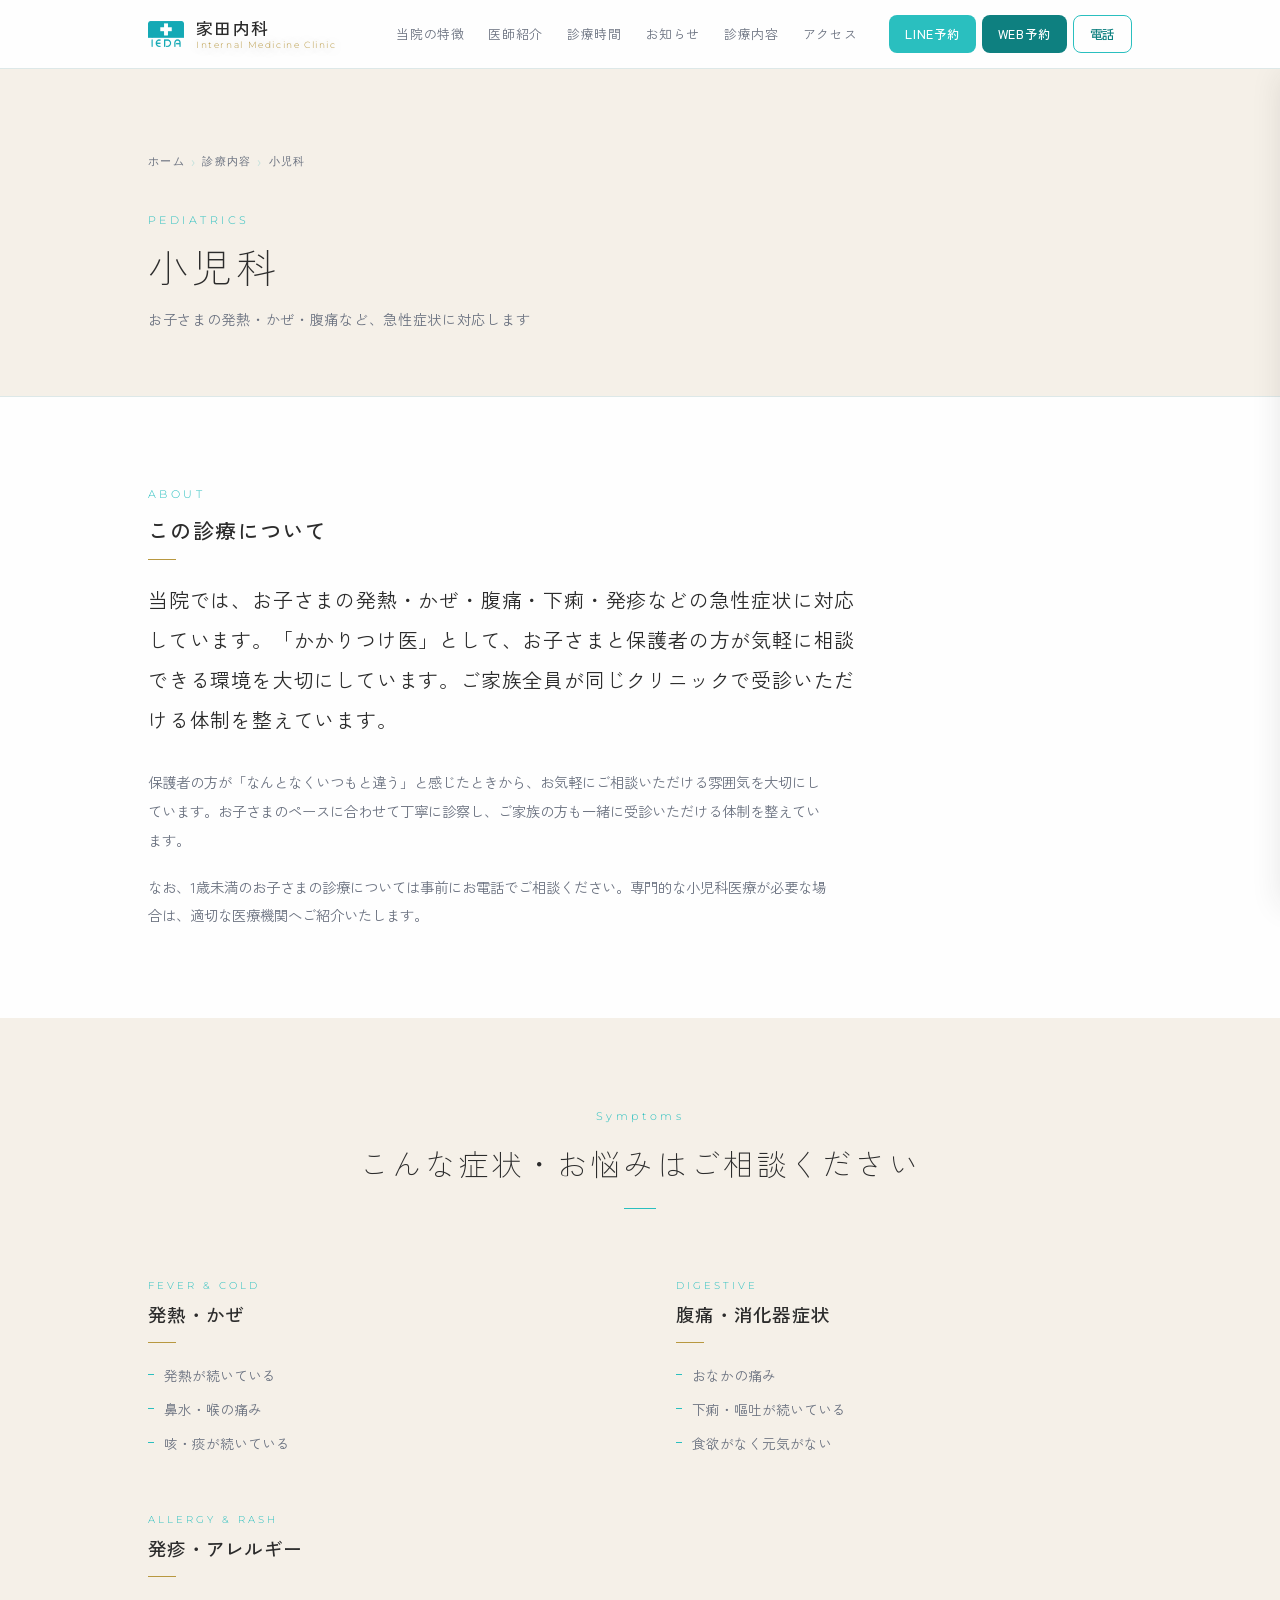
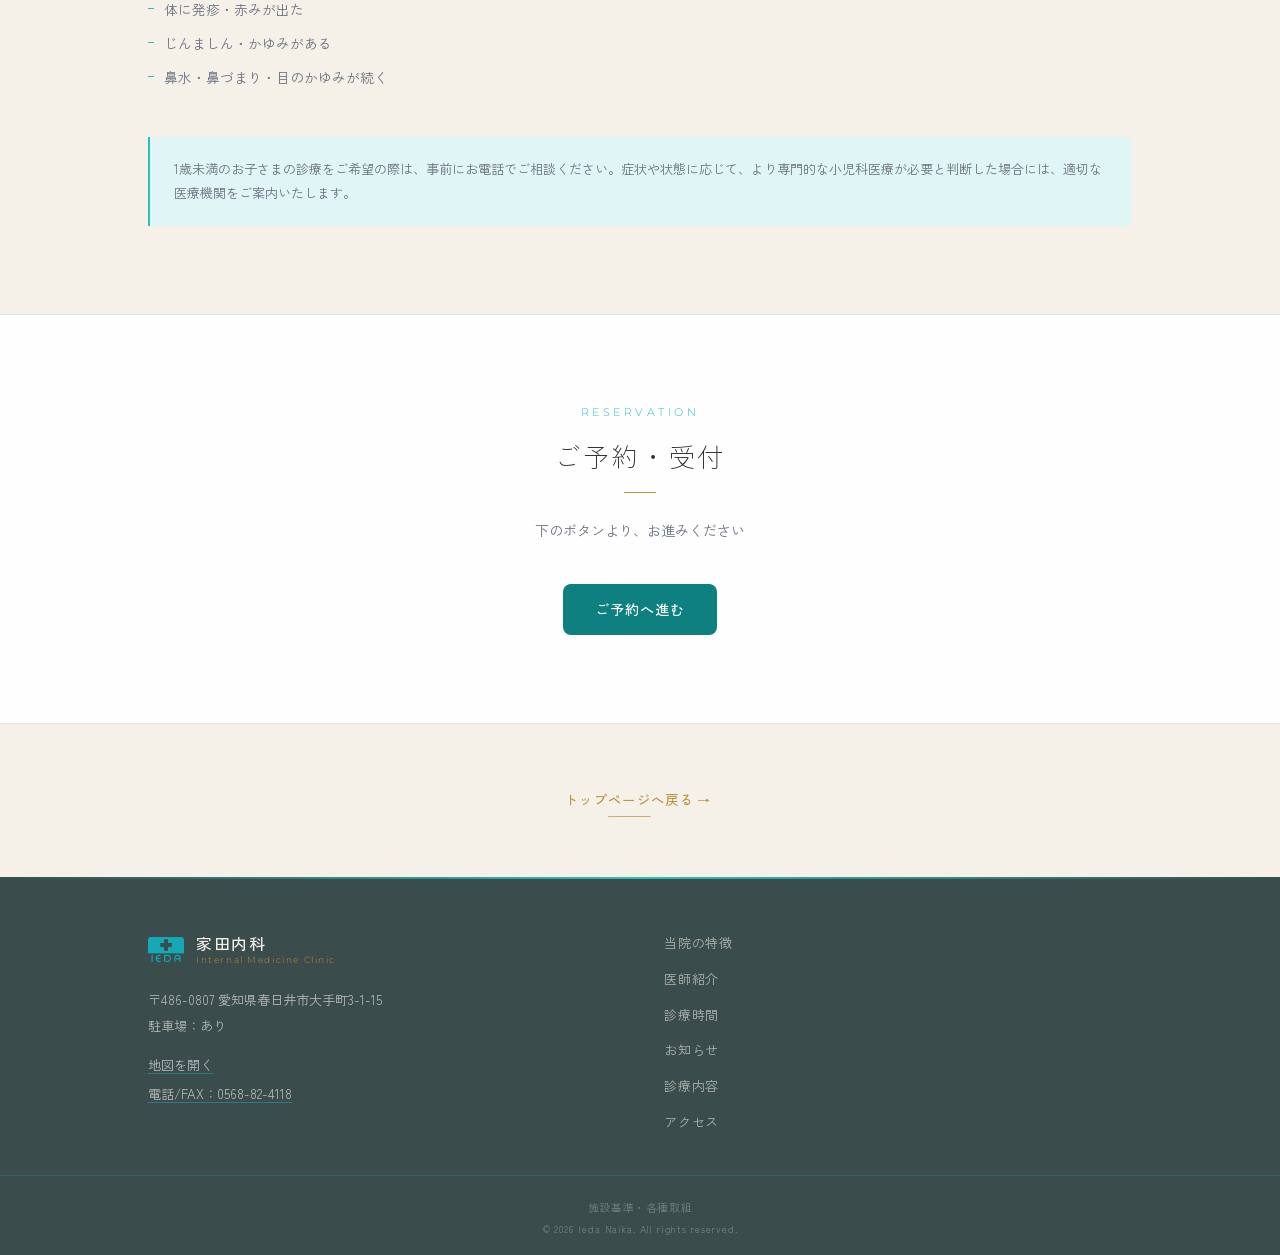
<file: service-pediatrics.html>
<!DOCTYPE html>
<html lang="ja">
<head>
  <meta charset="UTF-8" />
  <meta name="viewport" content="width=device-width, initial-scale=1.0" />
  <link rel="icon" type="image/png" href="favicon.png" />
  <title>小児科診療｜家田内科（春日井市）</title>
  <meta name="description" content="春日井市の家田内科では、発熱・かぜ・腹痛・発疹など小児の急性症状に対応します。ご家族で受診できるかかりつけ体制。1歳未満は事前相談要。必要時は専門機関へご紹介します。" />

  <link rel="canonical" href="https://www.ieda-naika.jp/service-pediatrics.html" />

  <meta property="og:type"        content="website" />
  <meta property="og:title"       content="小児科診療｜家田内科（春日井市）" />
  <meta property="og:description" content="春日井市の家田内科では、発熱・かぜ・腹痛・発疹など小児の急性症状に対応します。ご家族で受診できるかかりつけ体制。2歳未満は事前相談要。必要時は専門機関へご紹介します。" />
  <meta property="og:url"         content="https://www.ieda-naika.jp/service-pediatrics.html" />
  <meta property="og:image"       content="https://www.ieda-naika.jp/images/ogp.jpg" />
  <meta property="og:locale"      content="ja_JP" />
  <meta property="og:site_name"   content="家田内科" />

  <link rel="preconnect" href="https://fonts.googleapis.com" />
  <link rel="preconnect" href="https://fonts.gstatic.com" crossorigin />
  <link rel="preload" as="style" href="https://fonts.googleapis.com/css2?family=Montserrat:wght@300;400;600;700&family=Zen+Kaku+Gothic+New:wght@300;400;500&display=swap" onload="this.onload=null;this.rel='stylesheet'" />
  <noscript><link rel="stylesheet" href="https://fonts.googleapis.com/css2?family=Montserrat:wght@300;400;600;700&family=Zen+Kaku+Gothic+New:wght@300;400;500&display=swap" /></noscript>

  <link rel="stylesheet" href="css/style.css" />
  <link rel="stylesheet" href="css/services-common.css" />

  <script type="application/ld+json">
  {
    "@context": "https://schema.org",
    "@type": "MedicalClinic",
    "name": "家田内科",
    "url": "https://www.ieda-naika.jp/",
    "address": {
      "@type": "PostalAddress",
      "streetAddress": "大手町3-1-15",
      "addressLocality": "春日井市",
      "addressRegion": "愛知県",
      "postalCode": "486-0807",
      "addressCountry": "JP"
    },
    "telephone": "0568-82-4118",
    "availableService": {
      "@type": "MedicalTherapy",
      "name": "小児科",
      "description": "発熱・かぜ・腹痛・発疹など小児の急性症状に対応。ご家族で受診できるかかりつけ体制。1歳未満は事前相談要。必要時は専門機関へご紹介します。"
    }
  }
  </script>
</head>

<body id="top">

  <header class="site-header" id="siteHeader">
    <div class="header-inner">
      <a class="header-logo" href="index.html" aria-label="家田内科 トップへ">
        <img class="logo-icon" src="favicon.png" alt="" aria-hidden="true" width="36" height="36" decoding="async" />
        <span class="logo-text">
          <span class="logo-ja">家田内科</span>
          <span class="logo-en">Internal Medicine Clinic</span>
        </span>
      </a>
      <nav class="site-nav" id="siteNav" aria-label="主要メニュー">
        <a class="nav-link" href="index.html#philosophy">当院の特徴</a>
        <a class="nav-link" href="index.html#doctor">医師紹介</a>
        <a class="nav-link" href="index.html#hours">診療時間</a>
        <a class="nav-link" href="index.html#news">お知らせ</a>
        <a class="nav-link" href="index.html#services">診療内容</a>
        <a class="nav-link" href="index.html#access">アクセス</a>
      </nav>
      <div class="header-right">
        <div class="header-btns" aria-label="予約・電話">
          <a class="hbtn hbtn--line" href="index.html#reserve">LINE予約</a>
          <a class="hbtn hbtn--web"  href="index.html#reserve">WEB予約</a>
          <a class="hbtn hbtn--tel"  href="tel:0568-82-4118">電話</a>
        </div>
        <button class="hamburger" id="hamburger" type="button"
          aria-label="メニューを開く" aria-controls="siteNav" aria-expanded="false">
          <span class="hamburger-icon" aria-hidden="true">
            <span class="hamburger-bar"></span>
            <span class="hamburger-bar"></span>
            <span class="hamburger-bar"></span>
          </span>
        </button>
      </div>
    </div>
  </header>

  <div class="drawer" id="drawer" aria-hidden="true">
    <nav class="drawer-nav" aria-label="ドロワーメニュー">
      <a class="drawer-link" href="index.html#philosophy">当院の特徴</a>
      <a class="drawer-link" href="index.html#doctor">医師紹介</a>
      <a class="drawer-link" href="index.html#hours">診療時間</a>
      <a class="drawer-link" href="index.html#news">お知らせ</a>
      <a class="drawer-link" href="index.html#services">診療内容</a>
      <a class="drawer-link" href="index.html#access">アクセス</a>
    </nav>
    <div class="drawer-btns">
      <a class="drawer-btn drawer-btn--em"   href="index.html#reserve">LINE予約</a>
      <a class="drawer-btn drawer-btn--gold" href="index.html#reserve">WEB予約</a>
      <a class="drawer-btn drawer-btn--tel"  href="tel:0568-82-4118">電話する</a>
    </div>
  </div>
  <div class="drawer-overlay" id="drawerOverlay"></div>

  <main>

    <section class="svcpage-page-hero" aria-label="小児科 ページ見出し">
      <div class="container">
        <nav class="svcpage-breadcrumb" aria-label="パンくずリスト">
          <a href="index.html">ホーム</a>
          <span class="svcpage-breadcrumb-sep" aria-hidden="true">›</span>
          <a href="index.html#services">診療内容</a>
          <span class="svcpage-breadcrumb-sep" aria-hidden="true">›</span>
          <span aria-current="page">小児科</span>
        </nav>
        <span class="svcpage-page-label">Pediatrics</span>
        <h1 class="svcpage-page-title">小児科</h1>
        <p class="svcpage-page-sub">お子さまの発熱・かぜ・腹痛など、急性症状に対応します</p>
      </div>
    </section>

    <section class="svcpage-intro" aria-label="小児科診療について">
      <div class="container">
        <div class="js-fade">
          <span class="svcpage-page-label">About</span>
          <h2 class="svcpage-block-title" style="font-size: clamp(1.1rem, 3vw, 1.3rem); margin-bottom: 0;">この診療について</h2>
          <div class="svcpage-block-rule" aria-hidden="true"></div>
        </div>
        <div class="js-fade">
          <p class="svcpage-intro-lead">
            当院では、お子さまの発熱・かぜ・腹痛・下痢・発疹などの急性症状に対応しています。「かかりつけ医」として、お子さまと保護者の方が気軽に相談できる環境を大切にしています。ご家族全員が同じクリニックで受診いただける体制を整えています。
          </p>
          <p class="svcpage-intro-body">
            保護者の方が「なんとなくいつもと違う」と感じたときから、お気軽にご相談いただける雰囲気を大切にしています。お子さまのペースに合わせて丁寧に診察し、ご家族の方も一緒に受診いただける体制を整えています。
          </p>
          <p class="svcpage-intro-body">
            なお、1歳未満のお子さまの診療については事前にお電話でご相談ください。専門的な小児科医療が必要な場合は、適切な医療機関へご紹介いたします。
          </p>
        </div>
      </div>
    </section>

    <section class="svcpage-detail" aria-label="対象となる症状">
      <div class="container">
        <div class="section-head js-fade">
          <span class="section-label">Symptoms</span>
          <h2 class="section-title">こんな症状・お悩みは<br>ご相談ください</h2>
        </div>

        <div class="svcpage-blocks svcpage-blocks--grid js-fade">

          <div class="svcpage-block">
            <span class="svcpage-block-en">Fever & Cold</span>
            <h3 class="svcpage-block-title">発熱・かぜ</h3>
            <div class="svcpage-block-rule" aria-hidden="true"></div>
            <ul class="svcpage-block-list">
              <li>発熱が続いている</li>
              <li>鼻水・喉の痛み</li>
              <li>咳・痰が続いている</li>
            </ul>
          </div>

          <div class="svcpage-block">
            <span class="svcpage-block-en">Digestive</span>
            <h3 class="svcpage-block-title">腹痛・消化器症状</h3>
            <div class="svcpage-block-rule" aria-hidden="true"></div>
            <ul class="svcpage-block-list">
              <li>おなかの痛み</li>
              <li>下痢・嘔吐が続いている</li>
              <li>食欲がなく元気がない</li>
            </ul>
          </div>

          <div class="svcpage-block">
            <span class="svcpage-block-en">Allergy & Rash</span>
            <h3 class="svcpage-block-title">発疹・アレルギー</h3>
            <div class="svcpage-block-rule" aria-hidden="true"></div>
            <ul class="svcpage-block-list">
              <li>体に発疹・赤みが出た</li>
              <li>じんましん・かゆみがある</li>
              <li>鼻水・鼻づまり・目のかゆみが続く</li>
            </ul>
          </div>

        </div>

        <div class="svcpage-note js-fade">
          <p>1歳未満のお子さまの診療をご希望の際は、事前にお電話でご相談ください。症状や状態に応じて、より専門的な小児科医療が必要と判断した場合には、適切な医療機関をご案内いたします。</p>
        </div>
      </div>
    </section>

    <section class="svcpage-cta" aria-label="ご予約・受付">
      <div class="container">
        <div class="js-fade">
          <span class="svcpage-cta-label">Reservation</span>
          <h2 class="svcpage-cta-title">ご予約・受付</h2>
          <div class="svcpage-cta-rule" aria-hidden="true"></div>
                    <p class="svcpage-cta-lead">下のボタンより、お進みください</p>
                    <div class="svcpage-cta-btns">
            <a class="svcpage-cta-btn svcpage-cta-btn--web" href="index.html#reserve">ご予約へ進む</a>
          </div>
        </div>
      </div>
    </section>

    <section class="svcpage-back-section" aria-label="ナビゲーション">
      <div class="container">
        <div class="svcpage-back js-fade">
          <a class="lux-link" href="index.html">
            <span>トップページへ戻る</span>
            <span class="lux-link-bar" aria-hidden="true"></span>
          </a>
        </div>
      </div>
    </section>

  </main>

  <footer class="site-footer">
    <div class="footer-gold-top" aria-hidden="true"></div>
    <div class="footer-inner">
      <div class="footer-brand">
        <div class="footer-logo">
          <img class="footer-logo-icon" src="favicon.png" alt="" aria-hidden="true" width="36" height="36" decoding="async" />
          <span class="footer-logo-text">
            <strong>家田内科</strong>
            <span class="footer-logo-en">Internal Medicine Clinic</span>
          </span>
        </div>
        <address class="footer-address">
          〒486-0807 愛知県春日井市大手町3-1-15<br>駐車場：あり
        </address>
        <div class="footer-contacts">
          <a class="footer-contact-link" href="https://maps.app.goo.gl/P2yGM1RzXzH2ZFWFA" target="_blank" rel="noopener noreferrer">地図を開く</a>
          <a class="footer-contact-link" href="tel:0568-82-4118">電話/FAX：0568-82-4118</a>
        </div>
      </div>
      <nav class="footer-nav" aria-label="フッターメニュー">
        <a class="footer-nav-link" href="index.html#philosophy">当院の特徴</a>
        <a class="footer-nav-link" href="index.html#doctor">医師紹介</a>
        <a class="footer-nav-link" href="index.html#hours">診療時間</a>
        <a class="footer-nav-link" href="index.html#news">お知らせ</a>
        <a class="footer-nav-link" href="index.html#services">診療内容</a>
        <a class="footer-nav-link" href="index.html#access">アクセス</a>
      </nav>
    </div>
    <div class="footer-bottom">
      <a class="footer-kijun-link" href="shisetsu-kijun.html">施設基準・各種取組</a>
      <small>© <span id="year"></span> Ieda Naika. All rights reserved.</small>
    </div>
  </footer>

  <div class="fixed-bar" role="navigation" aria-label="予約・電話（固定バー）">
    <a class="fixed-btn fixed-btn--line" href="index.html#reserve">LINE予約</a>
    <a class="fixed-btn fixed-btn--web"  href="index.html#reserve">WEB予約</a>
    <a class="fixed-btn fixed-btn--tel"  href="tel:0568-82-4118">電話</a>
  </div>

  <script src="js/script.js"></script>
</body>
</html>
</file>
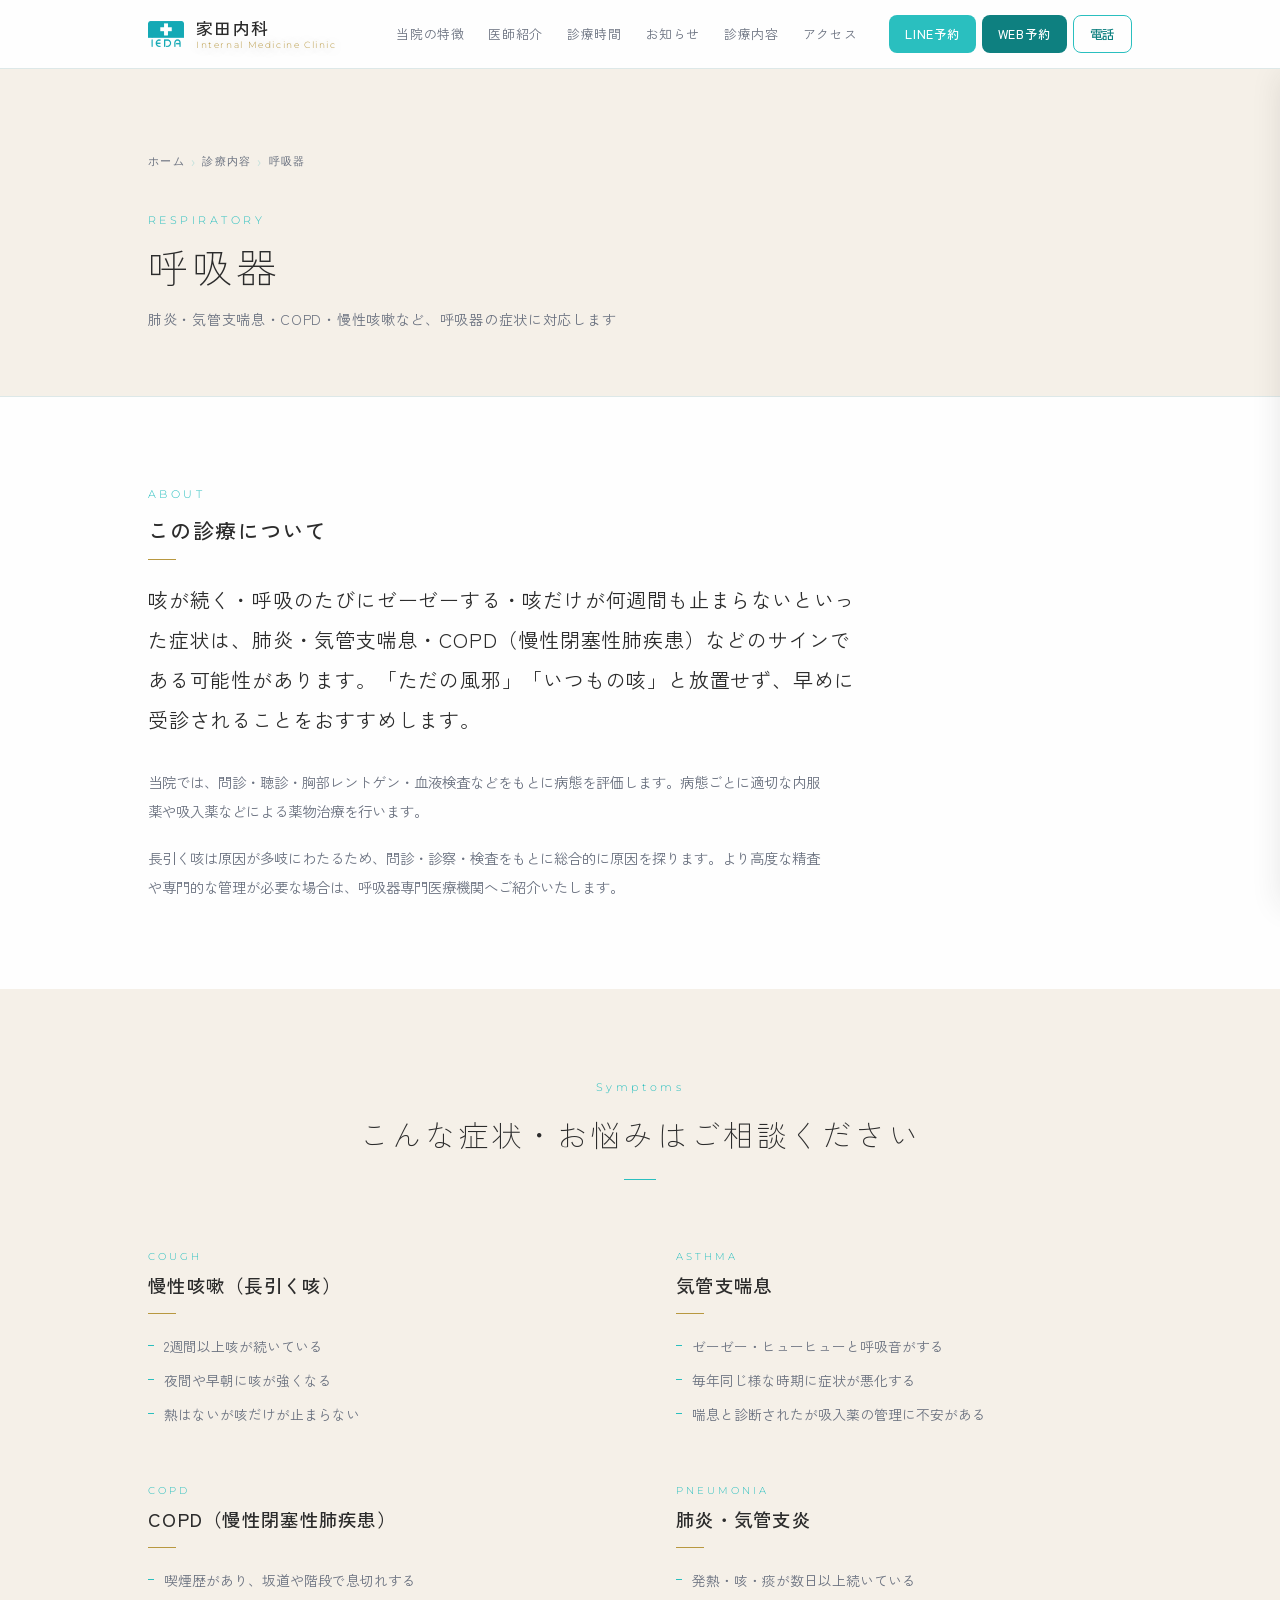
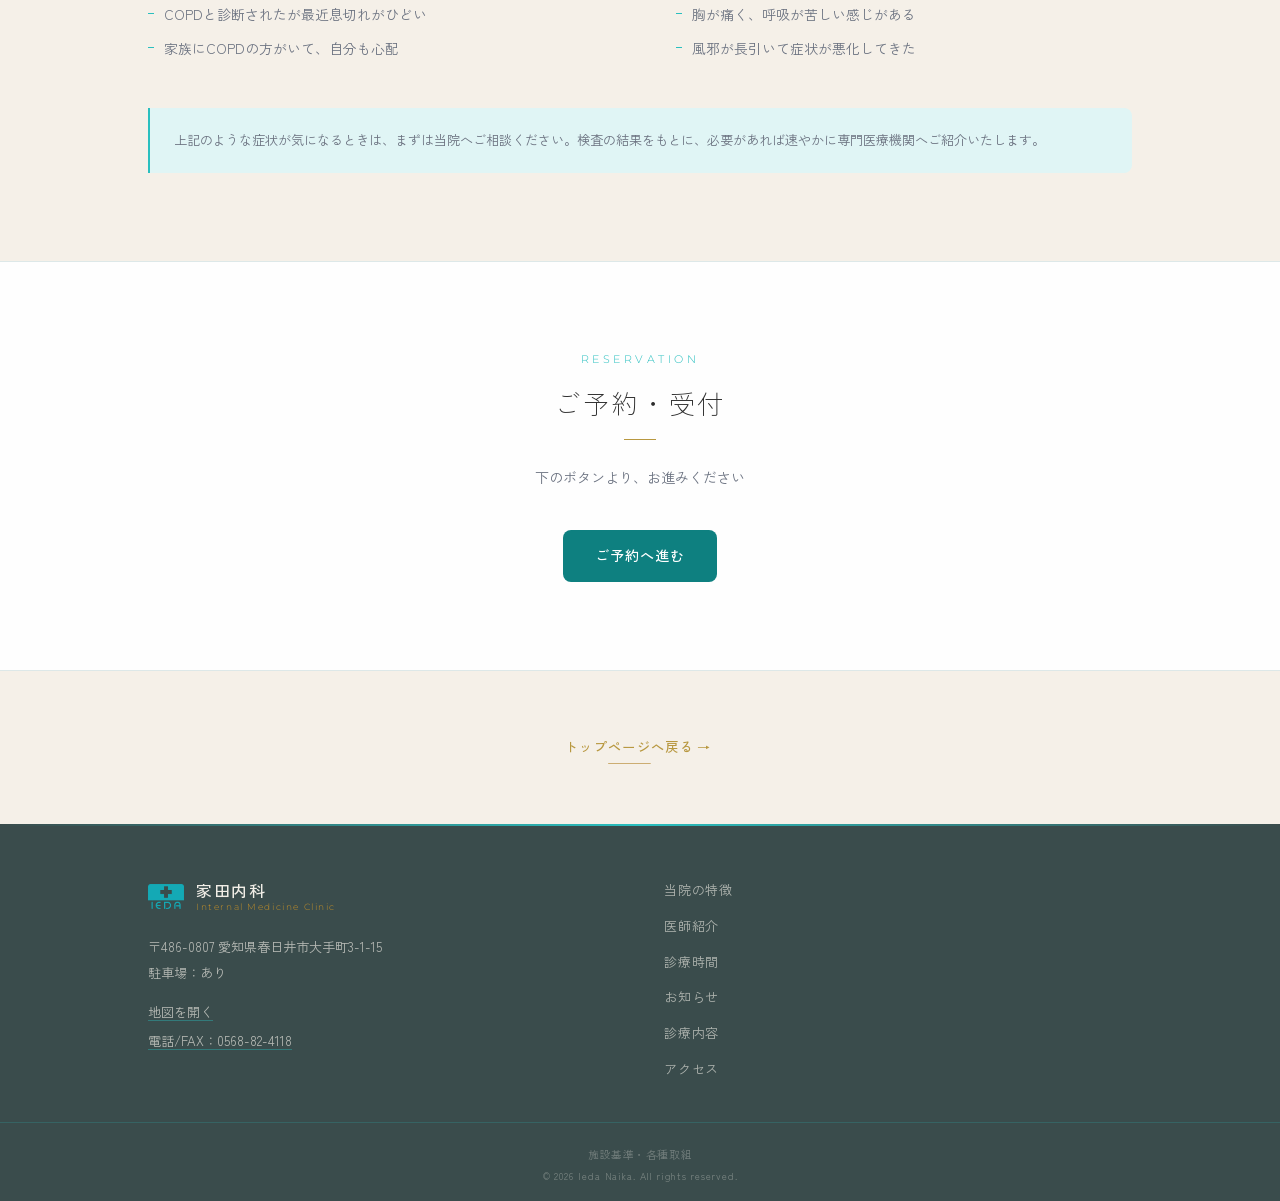
<file: service-respiratory.html>
<!DOCTYPE html>
<html lang="ja">
<head>
  <meta charset="UTF-8" />
  <meta name="viewport" content="width=device-width, initial-scale=1.0" />
  <link rel="icon" type="image/png" href="favicon.png" />
  <title>呼吸器（肺炎・気管支喘息・COPD・慢性咳嗽）｜家田内科（春日井市）</title>
  <meta name="description" content="春日井市の家田内科では、肺炎・気管支喘息・COPD・慢性咳嗽など呼吸器疾患を診療します。胸部レントゲンに対応。必要時は専門医療機関へご紹介いたします。" />

  <link rel="canonical" href="https://www.ieda-naika.jp/service-respiratory.html" />

  <meta property="og:type"        content="website" />
  <meta property="og:title"       content="呼吸器（肺炎・気管支喘息・COPD・慢性咳嗽）｜家田内科（春日井市）" />
  <meta property="og:description" content="春日井市の家田内科では、肺炎・気管支喘息・COPD・慢性咳嗽など呼吸器疾患を診療します。胸部レントゲンに対応。必要時は専門医療機関へご紹介いたします。" />
  <meta property="og:url"         content="https://www.ieda-naika.jp/service-respiratory.html" />
  <meta property="og:image"       content="https://www.ieda-naika.jp/images/ogp.jpg" />
  <meta property="og:locale"      content="ja_JP" />
  <meta property="og:site_name"   content="家田内科" />

  <link rel="preconnect" href="https://fonts.googleapis.com" />
  <link rel="preconnect" href="https://fonts.gstatic.com" crossorigin />
  <link rel="preload" as="style" href="https://fonts.googleapis.com/css2?family=Montserrat:wght@300;400;600;700&family=Zen+Kaku+Gothic+New:wght@300;400;500&display=swap" onload="this.onload=null;this.rel='stylesheet'" />
  <noscript><link rel="stylesheet" href="https://fonts.googleapis.com/css2?family=Montserrat:wght@300;400;600;700&family=Zen+Kaku+Gothic+New:wght@300;400;500&display=swap" /></noscript>

  <link rel="stylesheet" href="css/style.css" />
  <link rel="stylesheet" href="css/services-common.css" />

  <script type="application/ld+json">
  {
    "@context": "https://schema.org",
    "@type": "MedicalClinic",
    "name": "家田内科",
    "url": "https://www.ieda-naika.jp/",
    "address": {
      "@type": "PostalAddress",
      "streetAddress": "大手町3-1-15",
      "addressLocality": "春日井市",
      "addressRegion": "愛知県",
      "postalCode": "486-0807",
      "addressCountry": "JP"
    },
    "telephone": "0568-82-4118",
    "availableService": {
      "@type": "MedicalTherapy",
      "name": "呼吸器",
      "description": "肺炎・気管支喘息・COPD・慢性咳嗽など呼吸器疾患を診療。胸部レントゲン対応。必要時は専門医療機関へ紹介します。"
    }
  }
  </script>
</head>

<body id="top">

  <header class="site-header" id="siteHeader">
    <div class="header-inner">
      <a class="header-logo" href="index.html" aria-label="家田内科 トップへ">
        <img class="logo-icon" src="favicon.png" alt="" aria-hidden="true" width="36" height="36" decoding="async" />
        <span class="logo-text">
          <span class="logo-ja">家田内科</span>
          <span class="logo-en">Internal Medicine Clinic</span>
        </span>
      </a>
      <nav class="site-nav" id="siteNav" aria-label="主要メニュー">
        <a class="nav-link" href="index.html#philosophy">当院の特徴</a>
        <a class="nav-link" href="index.html#doctor">医師紹介</a>
        <a class="nav-link" href="index.html#hours">診療時間</a>
        <a class="nav-link" href="index.html#news">お知らせ</a>
        <a class="nav-link" href="index.html#services">診療内容</a>
        <a class="nav-link" href="index.html#access">アクセス</a>
      </nav>
      <div class="header-right">
        <div class="header-btns" aria-label="予約・電話">
          <a class="hbtn hbtn--line" href="index.html#reserve">LINE予約</a>
          <a class="hbtn hbtn--web"  href="index.html#reserve">WEB予約</a>
          <a class="hbtn hbtn--tel"  href="tel:0568-82-4118">電話</a>
        </div>
        <button class="hamburger" id="hamburger" type="button"
          aria-label="メニューを開く" aria-controls="siteNav" aria-expanded="false">
          <span class="hamburger-icon" aria-hidden="true">
            <span class="hamburger-bar"></span>
            <span class="hamburger-bar"></span>
            <span class="hamburger-bar"></span>
          </span>
        </button>
      </div>
    </div>
  </header>

  <div class="drawer" id="drawer" aria-hidden="true">
    <nav class="drawer-nav" aria-label="ドロワーメニュー">
      <a class="drawer-link" href="index.html#philosophy">当院の特徴</a>
      <a class="drawer-link" href="index.html#doctor">医師紹介</a>
      <a class="drawer-link" href="index.html#hours">診療時間</a>
      <a class="drawer-link" href="index.html#news">お知らせ</a>
      <a class="drawer-link" href="index.html#services">診療内容</a>
      <a class="drawer-link" href="index.html#access">アクセス</a>
    </nav>
    <div class="drawer-btns">
      <a class="drawer-btn drawer-btn--em"   href="index.html#reserve">LINE予約</a>
      <a class="drawer-btn drawer-btn--gold" href="index.html#reserve">WEB予約</a>
      <a class="drawer-btn drawer-btn--tel"  href="tel:0568-82-4118">電話する</a>
    </div>
  </div>
  <div class="drawer-overlay" id="drawerOverlay"></div>

  <main>

    <section class="svcpage-page-hero" aria-label="呼吸器 ページ見出し">
      <div class="container">
        <nav class="svcpage-breadcrumb" aria-label="パンくずリスト">
          <a href="index.html">ホーム</a>
          <span class="svcpage-breadcrumb-sep" aria-hidden="true">›</span>
          <a href="index.html#services">診療内容</a>
          <span class="svcpage-breadcrumb-sep" aria-hidden="true">›</span>
          <span aria-current="page">呼吸器</span>
        </nav>
        <span class="svcpage-page-label">Respiratory</span>
        <h1 class="svcpage-page-title">呼吸器</h1>
        <p class="svcpage-page-sub">肺炎・気管支喘息・COPD・慢性咳嗽など、呼吸器の症状に対応します</p>
      </div>
    </section>

    <section class="svcpage-intro" aria-label="呼吸器診療について">
      <div class="container">
        <div class="js-fade">
          <span class="svcpage-page-label">About</span>
          <h2 class="svcpage-block-title" style="font-size: clamp(1.1rem, 3vw, 1.3rem); margin-bottom: 0;">この診療について</h2>
          <div class="svcpage-block-rule" aria-hidden="true"></div>
        </div>
        <div class="js-fade">
          <p class="svcpage-intro-lead">
            咳が続く・呼吸のたびにゼーゼーする・咳だけが何週間も止まらないといった症状は、肺炎・気管支喘息・COPD（慢性閉塞性肺疾患）などのサインである可能性があります。「ただの風邪」「いつもの咳」と放置せず、早めに受診されることをおすすめします。
          </p>
          <p class="svcpage-intro-body">
            当院では、問診・聴診・胸部レントゲン・血液検査などをもとに病態を評価します。病態ごとに適切な内服薬や吸入薬などによる薬物治療を行います。
          </p>
          <p class="svcpage-intro-body">
            長引く咳は原因が多岐にわたるため、問診・診察・検査をもとに総合的に原因を探ります。より高度な精査や専門的な管理が必要な場合は、呼吸器専門医療機関へご紹介いたします。
          </p>
        </div>
      </div>
    </section>

    <section class="svcpage-detail" aria-label="対象となる症状">
      <div class="container">
        <div class="section-head js-fade">
          <span class="section-label">Symptoms</span>
          <h2 class="section-title">こんな症状・お悩みは<br>ご相談ください</h2>
        </div>

        <div class="svcpage-blocks svcpage-blocks--grid js-fade">

          <div class="svcpage-block">
            <span class="svcpage-block-en">Cough</span>
            <h3 class="svcpage-block-title">慢性咳嗽（長引く咳）</h3>
            <div class="svcpage-block-rule" aria-hidden="true"></div>
            <ul class="svcpage-block-list">
              <li>2週間以上咳が続いている</li>
              <li>夜間や早朝に咳が強くなる</li>
              <li>熱はないが咳だけが止まらない</li>
            </ul>
          </div>

          <div class="svcpage-block">
            <span class="svcpage-block-en">Asthma</span>
            <h3 class="svcpage-block-title">気管支喘息</h3>
            <div class="svcpage-block-rule" aria-hidden="true"></div>
            <ul class="svcpage-block-list">
              <li>ゼーゼー・ヒューヒューと呼吸音がする</li>
              <li>毎年同じ様な時期に症状が悪化する</li>
              <li>喘息と診断されたが吸入薬の管理に不安がある</li>
            </ul>
          </div>

          <div class="svcpage-block">
            <span class="svcpage-block-en">COPD</span>
            <h3 class="svcpage-block-title">COPD（慢性閉塞性肺疾患）</h3>
            <div class="svcpage-block-rule" aria-hidden="true"></div>
            <ul class="svcpage-block-list">
              <li>喫煙歴があり、坂道や階段で息切れする</li>
              <li>COPDと診断されたが最近息切れがひどい</li>
              <li>家族にCOPDの方がいて、自分も心配</li>
            </ul>
          </div>

          <div class="svcpage-block">
            <span class="svcpage-block-en">Pneumonia</span>
            <h3 class="svcpage-block-title">肺炎・気管支炎</h3>
            <div class="svcpage-block-rule" aria-hidden="true"></div>
            <ul class="svcpage-block-list">
              <li>発熱・咳・痰が数日以上続いている</li>
              <li>胸が痛く、呼吸が苦しい感じがある</li>
              <li>風邪が長引いて症状が悪化してきた</li>
            </ul>
          </div>

        </div>

        <div class="svcpage-note js-fade">
          <p>上記のような症状が気になるときは、まずは当院へご相談ください。検査の結果をもとに、必要があれば速やかに専門医療機関へご紹介いたします。</p>
        </div>
      </div>
    </section>

    <section class="svcpage-cta" aria-label="ご予約・受付">
      <div class="container">
        <div class="js-fade">
          <span class="svcpage-cta-label">Reservation</span>
          <h2 class="svcpage-cta-title">ご予約・受付</h2>
          <div class="svcpage-cta-rule" aria-hidden="true"></div>
                    <p class="svcpage-cta-lead">下のボタンより、お進みください</p>
                    <div class="svcpage-cta-btns">
            <a class="svcpage-cta-btn svcpage-cta-btn--web" href="index.html#reserve">ご予約へ進む</a>
          </div>
        </div>
      </div>
    </section>

    <section class="svcpage-back-section" aria-label="ナビゲーション">
      <div class="container">
        <div class="svcpage-back js-fade">
          <a class="lux-link" href="index.html">
            <span>トップページへ戻る</span>
            <span class="lux-link-bar" aria-hidden="true"></span>
          </a>
        </div>
      </div>
    </section>

  </main>

  <footer class="site-footer">
    <div class="footer-gold-top" aria-hidden="true"></div>
    <div class="footer-inner">
      <div class="footer-brand">
        <div class="footer-logo">
          <img class="footer-logo-icon" src="favicon.png" alt="" aria-hidden="true" width="36" height="36" decoding="async" />
          <span class="footer-logo-text">
            <strong>家田内科</strong>
            <span class="footer-logo-en">Internal Medicine Clinic</span>
          </span>
        </div>
        <address class="footer-address">
          〒486-0807 愛知県春日井市大手町3-1-15<br>駐車場：あり
        </address>
        <div class="footer-contacts">
          <a class="footer-contact-link" href="https://maps.app.goo.gl/P2yGM1RzXzH2ZFWFA" target="_blank" rel="noopener noreferrer">地図を開く</a>
          <a class="footer-contact-link" href="tel:0568-82-4118">電話/FAX：0568-82-4118</a>
        </div>
      </div>
      <nav class="footer-nav" aria-label="フッターメニュー">
        <a class="footer-nav-link" href="index.html#philosophy">当院の特徴</a>
        <a class="footer-nav-link" href="index.html#doctor">医師紹介</a>
        <a class="footer-nav-link" href="index.html#hours">診療時間</a>
        <a class="footer-nav-link" href="index.html#news">お知らせ</a>
        <a class="footer-nav-link" href="index.html#services">診療内容</a>
        <a class="footer-nav-link" href="index.html#access">アクセス</a>
      </nav>
    </div>
    <div class="footer-bottom">
      <a class="footer-kijun-link" href="shisetsu-kijun.html">施設基準・各種取組</a>
      <small>© <span id="year"></span> Ieda Naika. All rights reserved.</small>
    </div>
  </footer>

  <div class="fixed-bar" role="navigation" aria-label="予約・電話（固定バー）">
    <a class="fixed-btn fixed-btn--line" href="index.html#reserve">LINE予約</a>
    <a class="fixed-btn fixed-btn--web"  href="index.html#reserve">WEB予約</a>
    <a class="fixed-btn fixed-btn--tel"  href="tel:0568-82-4118">電話</a>
  </div>

  <script src="js/script.js"></script>
</body>
</html>
</file>
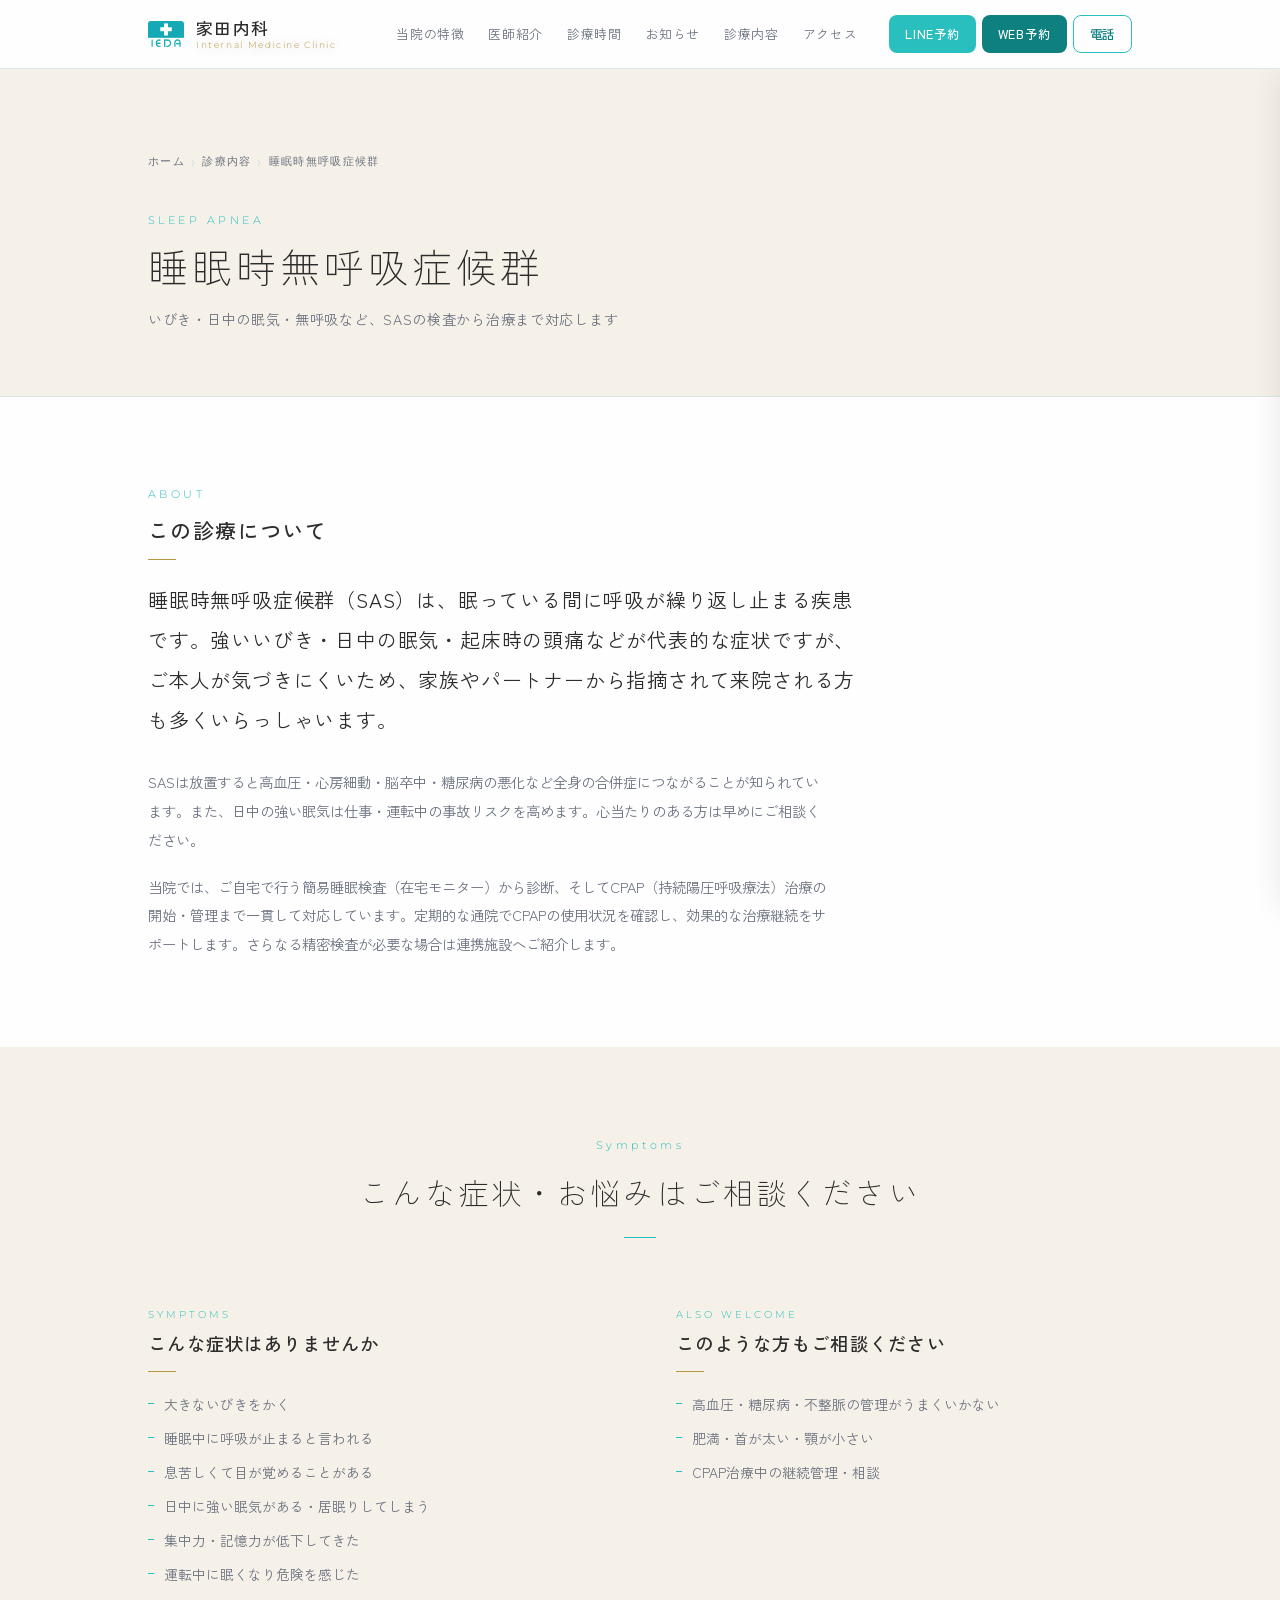
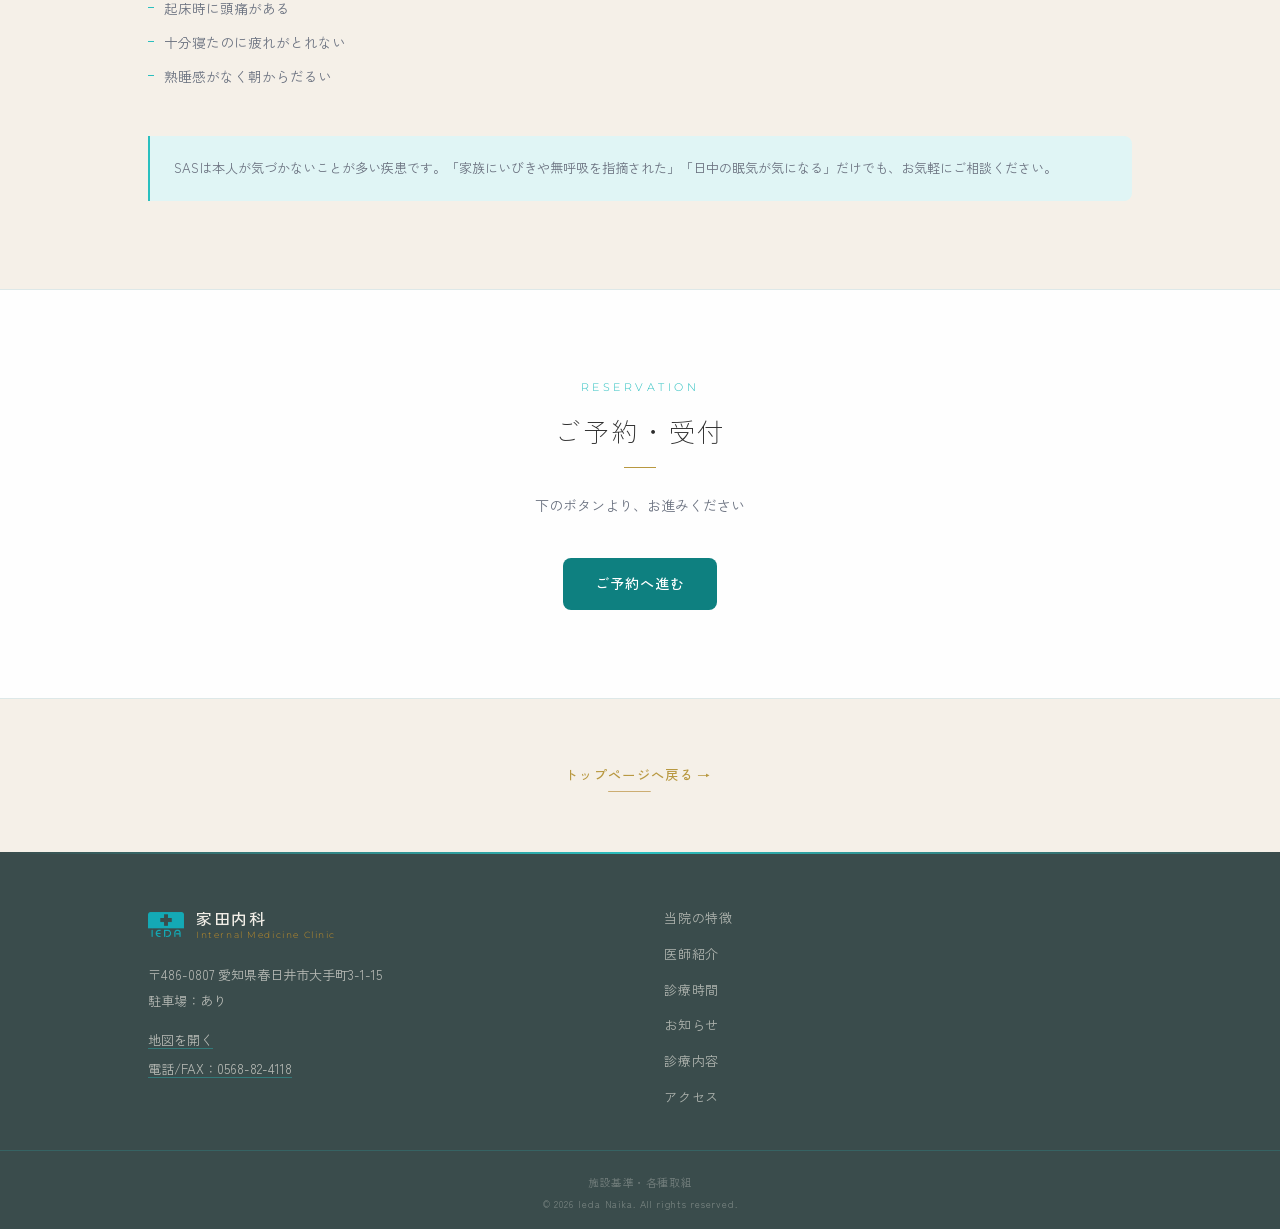
<file: service-sas.html>
<!DOCTYPE html>
<html lang="ja">
<head>
  <meta charset="UTF-8" />
  <meta name="viewport" content="width=device-width, initial-scale=1.0" />
  <link rel="icon" type="image/png" href="favicon.png" />
  <title>睡眠時無呼吸症候群・CPAP治療｜家田内科（春日井市）</title>
  <meta name="description" content="春日井市の家田内科では、いびき・日中の強い眠気・起床時頭痛・無呼吸など睡眠時無呼吸症候群（SAS）を診療します。在宅簡易検査から診断・CPAP治療まで一貫対応します。" />

  <link rel="canonical" href="https://www.ieda-naika.jp/service-sas.html" />

  <meta property="og:type"        content="website" />
  <meta property="og:title"       content="睡眠時無呼吸症候群・CPAP治療｜家田内科（春日井市）" />
  <meta property="og:description" content="春日井市の家田内科では、いびき・日中の強い眠気・起床時頭痛・無呼吸など睡眠時無呼吸症候群（SAS）を診療します。在宅簡易検査から診断・CPAP治療まで一貫対応します。" />
  <meta property="og:url"         content="https://www.ieda-naika.jp/service-sas.html" />
  <meta property="og:image"       content="https://www.ieda-naika.jp/images/ogp.jpg" />
  <meta property="og:locale"      content="ja_JP" />
  <meta property="og:site_name"   content="家田内科" />

  <link rel="preconnect" href="https://fonts.googleapis.com" />
  <link rel="preconnect" href="https://fonts.gstatic.com" crossorigin />
  <link rel="preload" as="style" href="https://fonts.googleapis.com/css2?family=Montserrat:wght@300;400;600;700&family=Zen+Kaku+Gothic+New:wght@300;400;500&display=swap" onload="this.onload=null;this.rel='stylesheet'" />
  <noscript><link rel="stylesheet" href="https://fonts.googleapis.com/css2?family=Montserrat:wght@300;400;600;700&family=Zen+Kaku+Gothic+New:wght@300;400;500&display=swap" /></noscript>

  <link rel="stylesheet" href="css/style.css" />
  <link rel="stylesheet" href="css/services-common.css" />

  <script type="application/ld+json">
  {
    "@context": "https://schema.org",
    "@type": "MedicalClinic",
    "name": "家田内科",
    "url": "https://www.ieda-naika.jp/",
    "address": {
      "@type": "PostalAddress",
      "streetAddress": "大手町3-1-15",
      "addressLocality": "春日井市",
      "addressRegion": "愛知県",
      "postalCode": "486-0807",
      "addressCountry": "JP"
    },
    "telephone": "0568-82-4118",
    "availableService": {
      "@type": "MedicalTherapy",
      "name": "睡眠時無呼吸症候群",
      "description": "いびき・日中の強い眠気・無呼吸など睡眠時無呼吸症候群（SAS）を診療。在宅簡易検査から診断・CPAP治療まで一貫対応します。"
    }
  }
  </script>
</head>

<body id="top">

  <header class="site-header" id="siteHeader">
    <div class="header-inner">
      <a class="header-logo" href="index.html" aria-label="家田内科 トップへ">
        <img class="logo-icon" src="favicon.png" alt="" aria-hidden="true" width="36" height="36" decoding="async" />
        <span class="logo-text">
          <span class="logo-ja">家田内科</span>
          <span class="logo-en">Internal Medicine Clinic</span>
        </span>
      </a>
      <nav class="site-nav" id="siteNav" aria-label="主要メニュー">
        <a class="nav-link" href="index.html#philosophy">当院の特徴</a>
        <a class="nav-link" href="index.html#doctor">医師紹介</a>
        <a class="nav-link" href="index.html#hours">診療時間</a>
        <a class="nav-link" href="index.html#news">お知らせ</a>
        <a class="nav-link" href="index.html#services">診療内容</a>
        <a class="nav-link" href="index.html#access">アクセス</a>
      </nav>
      <div class="header-right">
        <div class="header-btns" aria-label="予約・電話">
          <a class="hbtn hbtn--line" href="index.html#reserve">LINE予約</a>
          <a class="hbtn hbtn--web"  href="index.html#reserve">WEB予約</a>
          <a class="hbtn hbtn--tel"  href="tel:0568-82-4118">電話</a>
        </div>
        <button class="hamburger" id="hamburger" type="button"
          aria-label="メニューを開く" aria-controls="siteNav" aria-expanded="false">
          <span class="hamburger-icon" aria-hidden="true">
            <span class="hamburger-bar"></span>
            <span class="hamburger-bar"></span>
            <span class="hamburger-bar"></span>
          </span>
        </button>
      </div>
    </div>
  </header>

  <div class="drawer" id="drawer" aria-hidden="true">
    <nav class="drawer-nav" aria-label="ドロワーメニュー">
      <a class="drawer-link" href="index.html#philosophy">当院の特徴</a>
      <a class="drawer-link" href="index.html#doctor">医師紹介</a>
      <a class="drawer-link" href="index.html#hours">診療時間</a>
      <a class="drawer-link" href="index.html#news">お知らせ</a>
      <a class="drawer-link" href="index.html#services">診療内容</a>
      <a class="drawer-link" href="index.html#access">アクセス</a>
    </nav>
    <div class="drawer-btns">
      <a class="drawer-btn drawer-btn--em"   href="index.html#reserve">LINE予約</a>
      <a class="drawer-btn drawer-btn--gold" href="index.html#reserve">WEB予約</a>
      <a class="drawer-btn drawer-btn--tel"  href="tel:0568-82-4118">電話する</a>
    </div>
  </div>
  <div class="drawer-overlay" id="drawerOverlay"></div>

  <main>

    <section class="svcpage-page-hero" aria-label="睡眠時無呼吸症候群 ページ見出し">
      <div class="container">
        <nav class="svcpage-breadcrumb" aria-label="パンくずリスト">
          <a href="index.html">ホーム</a>
          <span class="svcpage-breadcrumb-sep" aria-hidden="true">›</span>
          <a href="index.html#services">診療内容</a>
          <span class="svcpage-breadcrumb-sep" aria-hidden="true">›</span>
          <span aria-current="page">睡眠時無呼吸症候群</span>
        </nav>
        <span class="svcpage-page-label">Sleep Apnea</span>
        <h1 class="svcpage-page-title">睡眠時無呼吸症候群</h1>
        <p class="svcpage-page-sub">いびき・日中の眠気・無呼吸など、SASの検査から治療まで対応します</p>
      </div>
    </section>

    <section class="svcpage-intro" aria-label="睡眠時無呼吸症候群について">
      <div class="container">
        <div class="js-fade">
          <span class="svcpage-page-label">About</span>
          <h2 class="svcpage-block-title" style="font-size: clamp(1.1rem, 3vw, 1.3rem); margin-bottom: 0;">この診療について</h2>
          <div class="svcpage-block-rule" aria-hidden="true"></div>
        </div>
        <div class="js-fade">
          <p class="svcpage-intro-lead">
            睡眠時無呼吸症候群（SAS）は、眠っている間に呼吸が繰り返し止まる疾患です。強いいびき・日中の眠気・起床時の頭痛などが代表的な症状ですが、ご本人が気づきにくいため、家族やパートナーから指摘されて来院される方も多くいらっしゃいます。
          </p>
          <p class="svcpage-intro-body">
            SASは放置すると高血圧・心房細動・脳卒中・糖尿病の悪化など全身の合併症につながることが知られています。また、日中の強い眠気は仕事・運転中の事故リスクを高めます。心当たりのある方は早めにご相談ください。
          </p>
          <p class="svcpage-intro-body">
            当院では、ご自宅で行う簡易睡眠検査（在宅モニター）から診断、そしてCPAP（持続陽圧呼吸療法）治療の開始・管理まで一貫して対応しています。定期的な通院でCPAPの使用状況を確認し、効果的な治療継続をサポートします。さらなる精密検査が必要な場合は連携施設へご紹介します。
          </p>
        </div>
      </div>
    </section>

    <section class="svcpage-detail" aria-label="対象となる症状">
      <div class="container">
        <div class="section-head js-fade">
          <span class="section-label">Symptoms</span>
          <h2 class="section-title">こんな症状・お悩みは<br>ご相談ください</h2>
        </div>

        <div class="svcpage-blocks svcpage-blocks--grid js-fade">

          <div class="svcpage-block">
            <span class="svcpage-block-en">Symptoms</span>
            <h3 class="svcpage-block-title">こんな症状はありませんか</h3>
            <div class="svcpage-block-rule" aria-hidden="true"></div>
            <ul class="svcpage-block-list">
              <li>大きないびきをかく</li>
              <li>睡眠中に呼吸が止まると言われる</li>
              <li>息苦しくて目が覚めることがある</li>
              <li>日中に強い眠気がある・居眠りしてしまう</li>
              <li>集中力・記憶力が低下してきた</li>
              <li>運転中に眠くなり危険を感じた</li>
              <li>起床時に頭痛がある</li>
              <li>十分寝たのに疲れがとれない</li>
              <li>熟睡感がなく朝からだるい</li>
            </ul>
          </div>

          <div class="svcpage-block">
            <span class="svcpage-block-en">Also Welcome</span>
            <h3 class="svcpage-block-title">このような方もご相談ください</h3>
            <div class="svcpage-block-rule" aria-hidden="true"></div>
            <ul class="svcpage-block-list">
              <li>高血圧・糖尿病・不整脈の管理がうまくいかない</li>
              <li>肥満・首が太い・顎が小さい</li>
              <li>CPAP治療中の継続管理・相談</li>
            </ul>
          </div>

        </div>

        <div class="svcpage-note js-fade">
          <p>SASは本人が気づかないことが多い疾患です。「家族にいびきや無呼吸を指摘された」「日中の眠気が気になる」だけでも、お気軽にご相談ください。</p>
        </div>
      </div>
    </section>

    <section class="svcpage-cta" aria-label="ご予約・受付">
      <div class="container">
        <div class="js-fade">
          <span class="svcpage-cta-label">Reservation</span>
          <h2 class="svcpage-cta-title">ご予約・受付</h2>
          <div class="svcpage-cta-rule" aria-hidden="true"></div>
                    <p class="svcpage-cta-lead">下のボタンより、お進みください</p>
                    <div class="svcpage-cta-btns">
            <a class="svcpage-cta-btn svcpage-cta-btn--web" href="index.html#reserve">ご予約へ進む</a>
          </div>
        </div>
      </div>
    </section>

    <section class="svcpage-back-section" aria-label="ナビゲーション">
      <div class="container">
        <div class="svcpage-back js-fade">
          <a class="lux-link" href="index.html">
            <span>トップページへ戻る</span>
            <span class="lux-link-bar" aria-hidden="true"></span>
          </a>
        </div>
      </div>
    </section>

  </main>

  <footer class="site-footer">
    <div class="footer-gold-top" aria-hidden="true"></div>
    <div class="footer-inner">
      <div class="footer-brand">
        <div class="footer-logo">
          <img class="footer-logo-icon" src="favicon.png" alt="" aria-hidden="true" width="36" height="36" decoding="async" />
          <span class="footer-logo-text">
            <strong>家田内科</strong>
            <span class="footer-logo-en">Internal Medicine Clinic</span>
          </span>
        </div>
        <address class="footer-address">
          〒486-0807 愛知県春日井市大手町3-1-15<br>駐車場：あり
        </address>
        <div class="footer-contacts">
          <a class="footer-contact-link" href="https://maps.app.goo.gl/P2yGM1RzXzH2ZFWFA" target="_blank" rel="noopener noreferrer">地図を開く</a>
          <a class="footer-contact-link" href="tel:0568-82-4118">電話/FAX：0568-82-4118</a>
        </div>
      </div>
      <nav class="footer-nav" aria-label="フッターメニュー">
        <a class="footer-nav-link" href="index.html#philosophy">当院の特徴</a>
        <a class="footer-nav-link" href="index.html#doctor">医師紹介</a>
        <a class="footer-nav-link" href="index.html#hours">診療時間</a>
        <a class="footer-nav-link" href="index.html#news">お知らせ</a>
        <a class="footer-nav-link" href="index.html#services">診療内容</a>
        <a class="footer-nav-link" href="index.html#access">アクセス</a>
      </nav>
    </div>
    <div class="footer-bottom">
      <a class="footer-kijun-link" href="shisetsu-kijun.html">施設基準・各種取組</a>
      <small>© <span id="year"></span> Ieda Naika. All rights reserved.</small>
    </div>
  </footer>

  <div class="fixed-bar" role="navigation" aria-label="予約・電話（固定バー）">
    <a class="fixed-btn fixed-btn--line" href="index.html#reserve">LINE予約</a>
    <a class="fixed-btn fixed-btn--web"  href="index.html#reserve">WEB予約</a>
    <a class="fixed-btn fixed-btn--tel"  href="tel:0568-82-4118">電話</a>
  </div>

  <script src="js/script.js"></script>
</body>
</html>
</file>
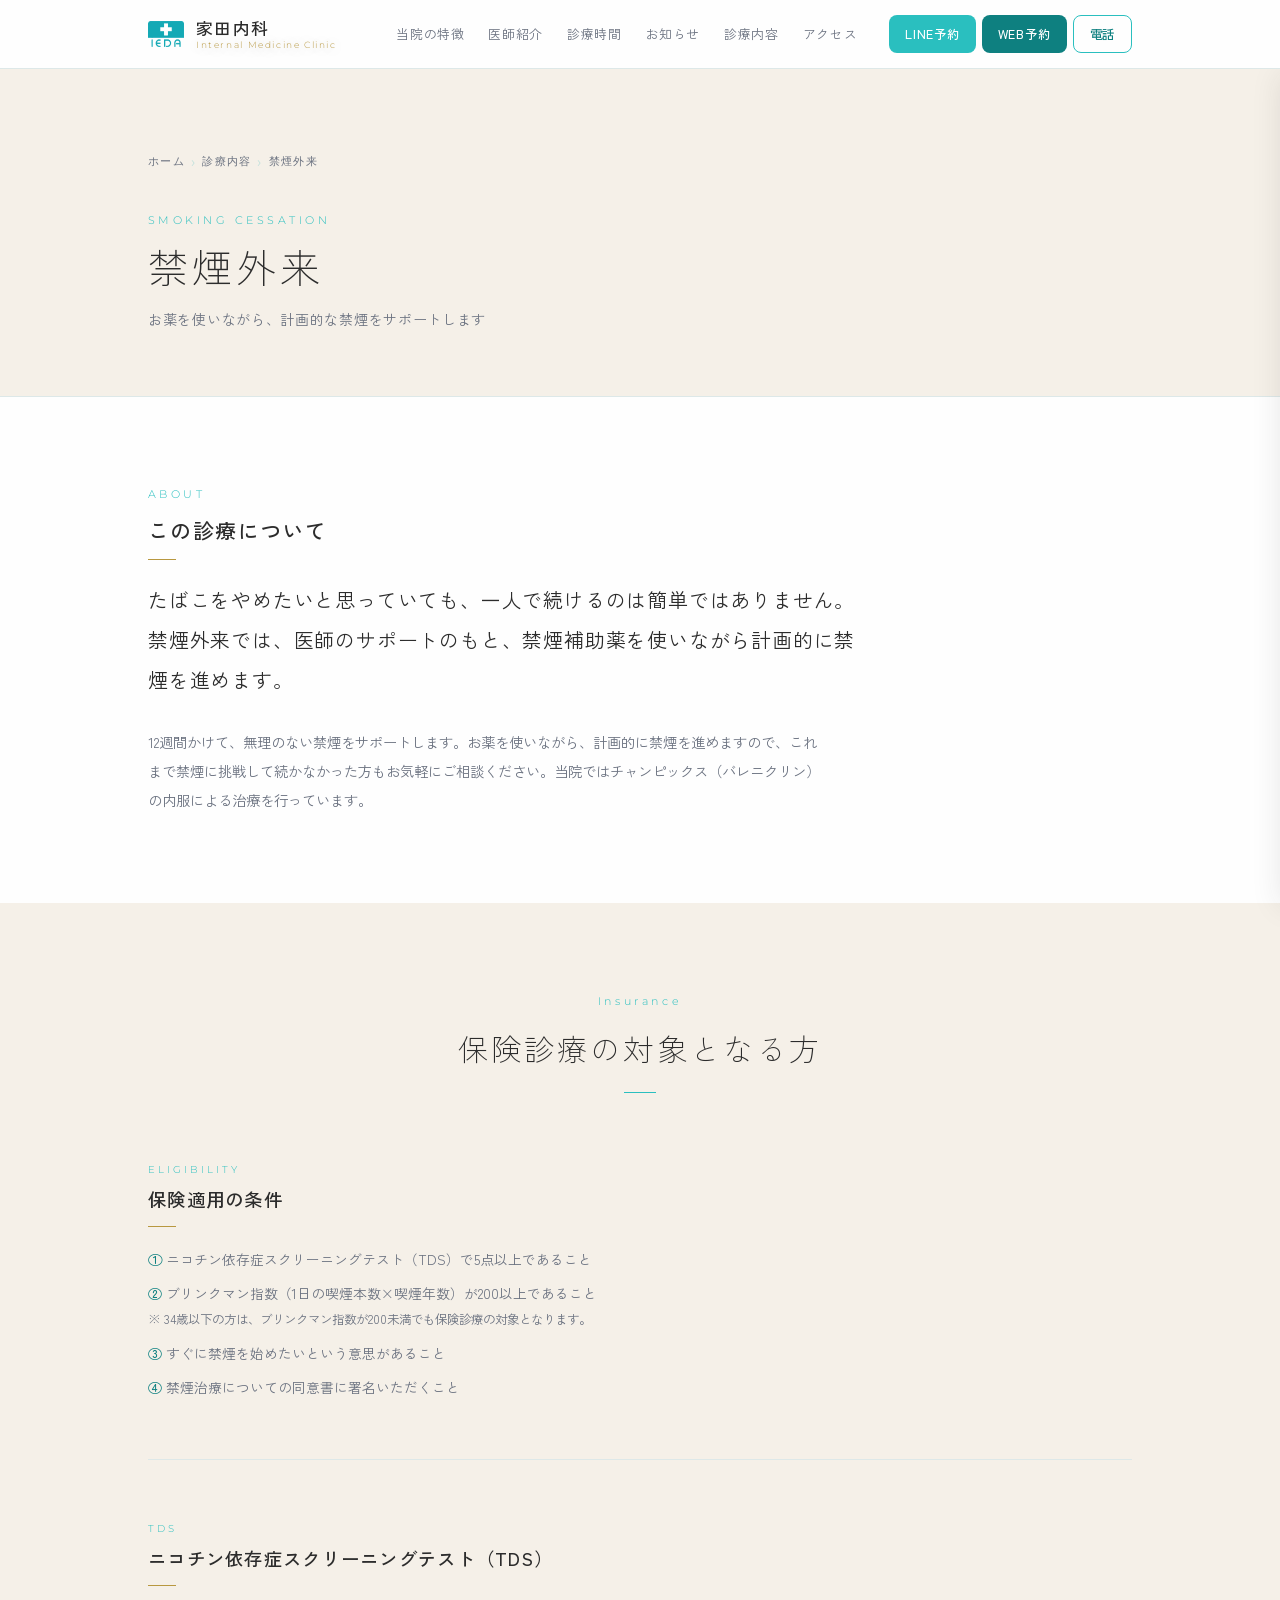
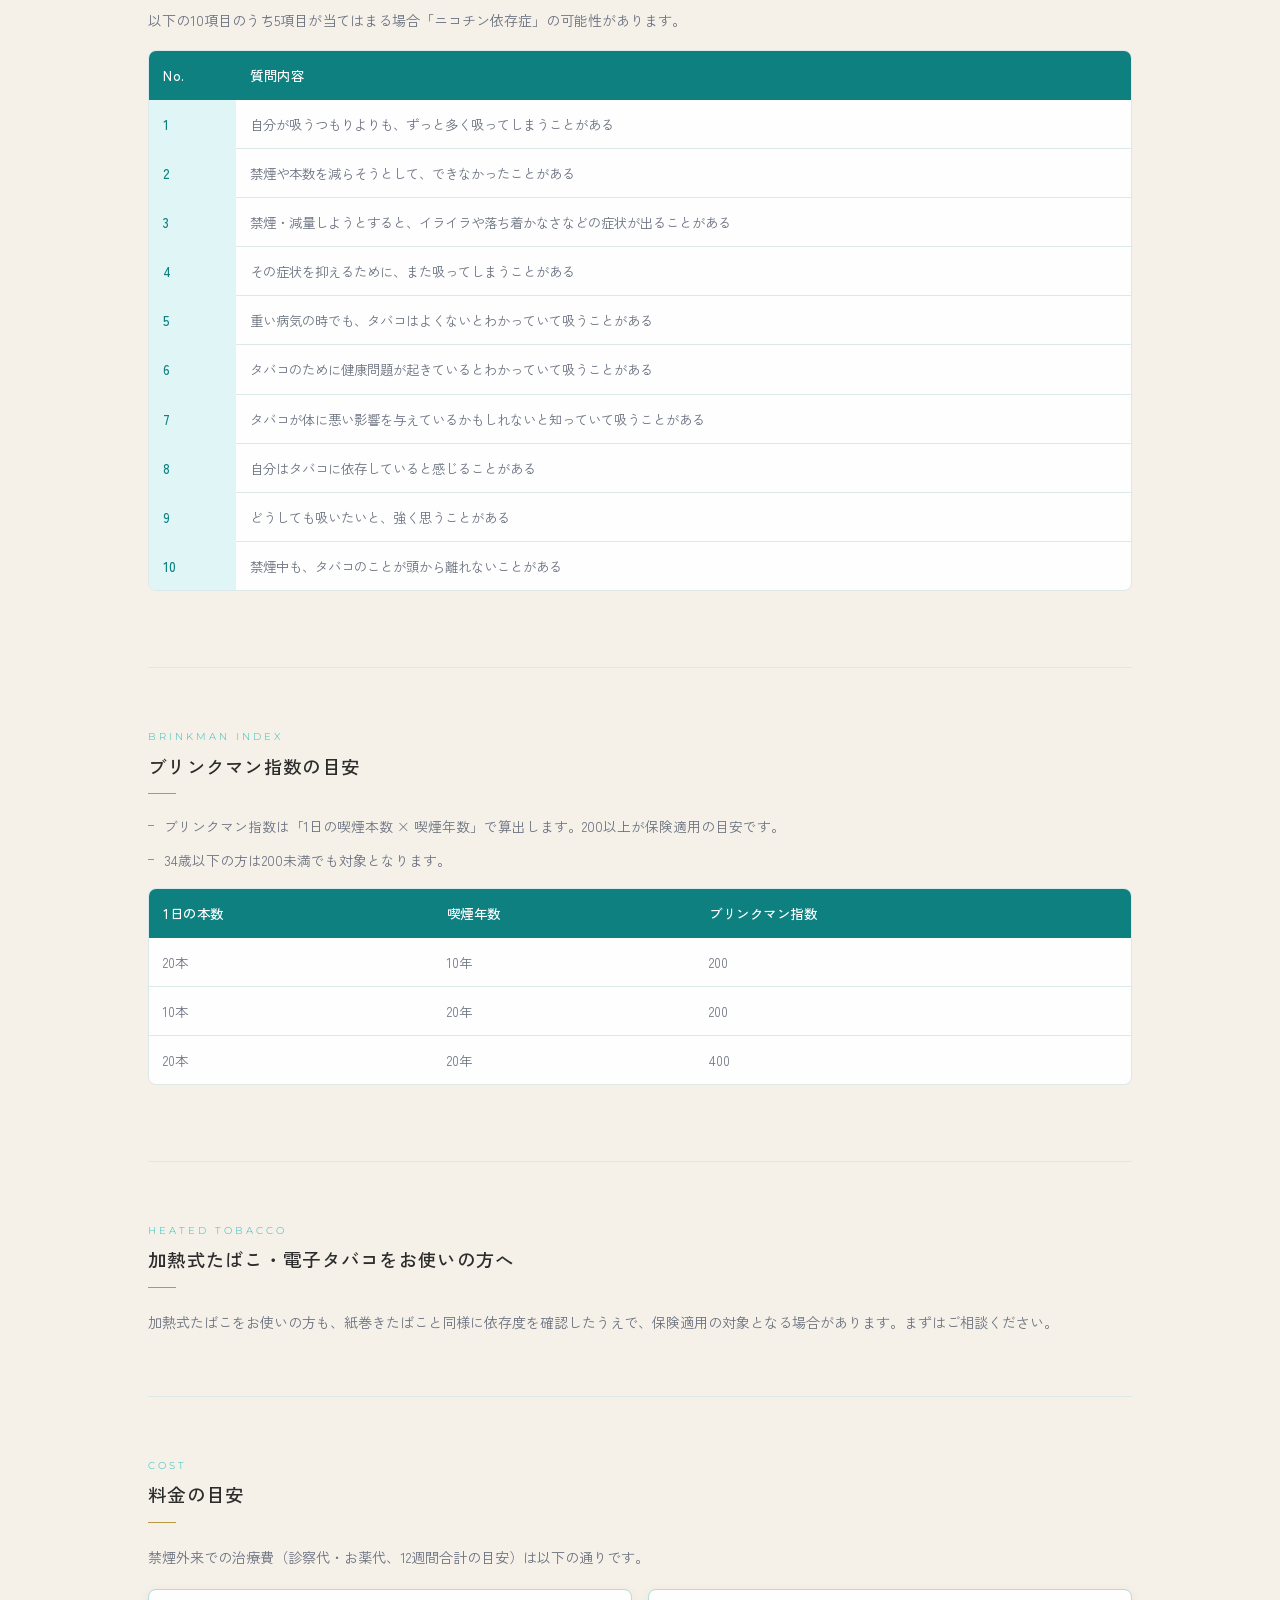
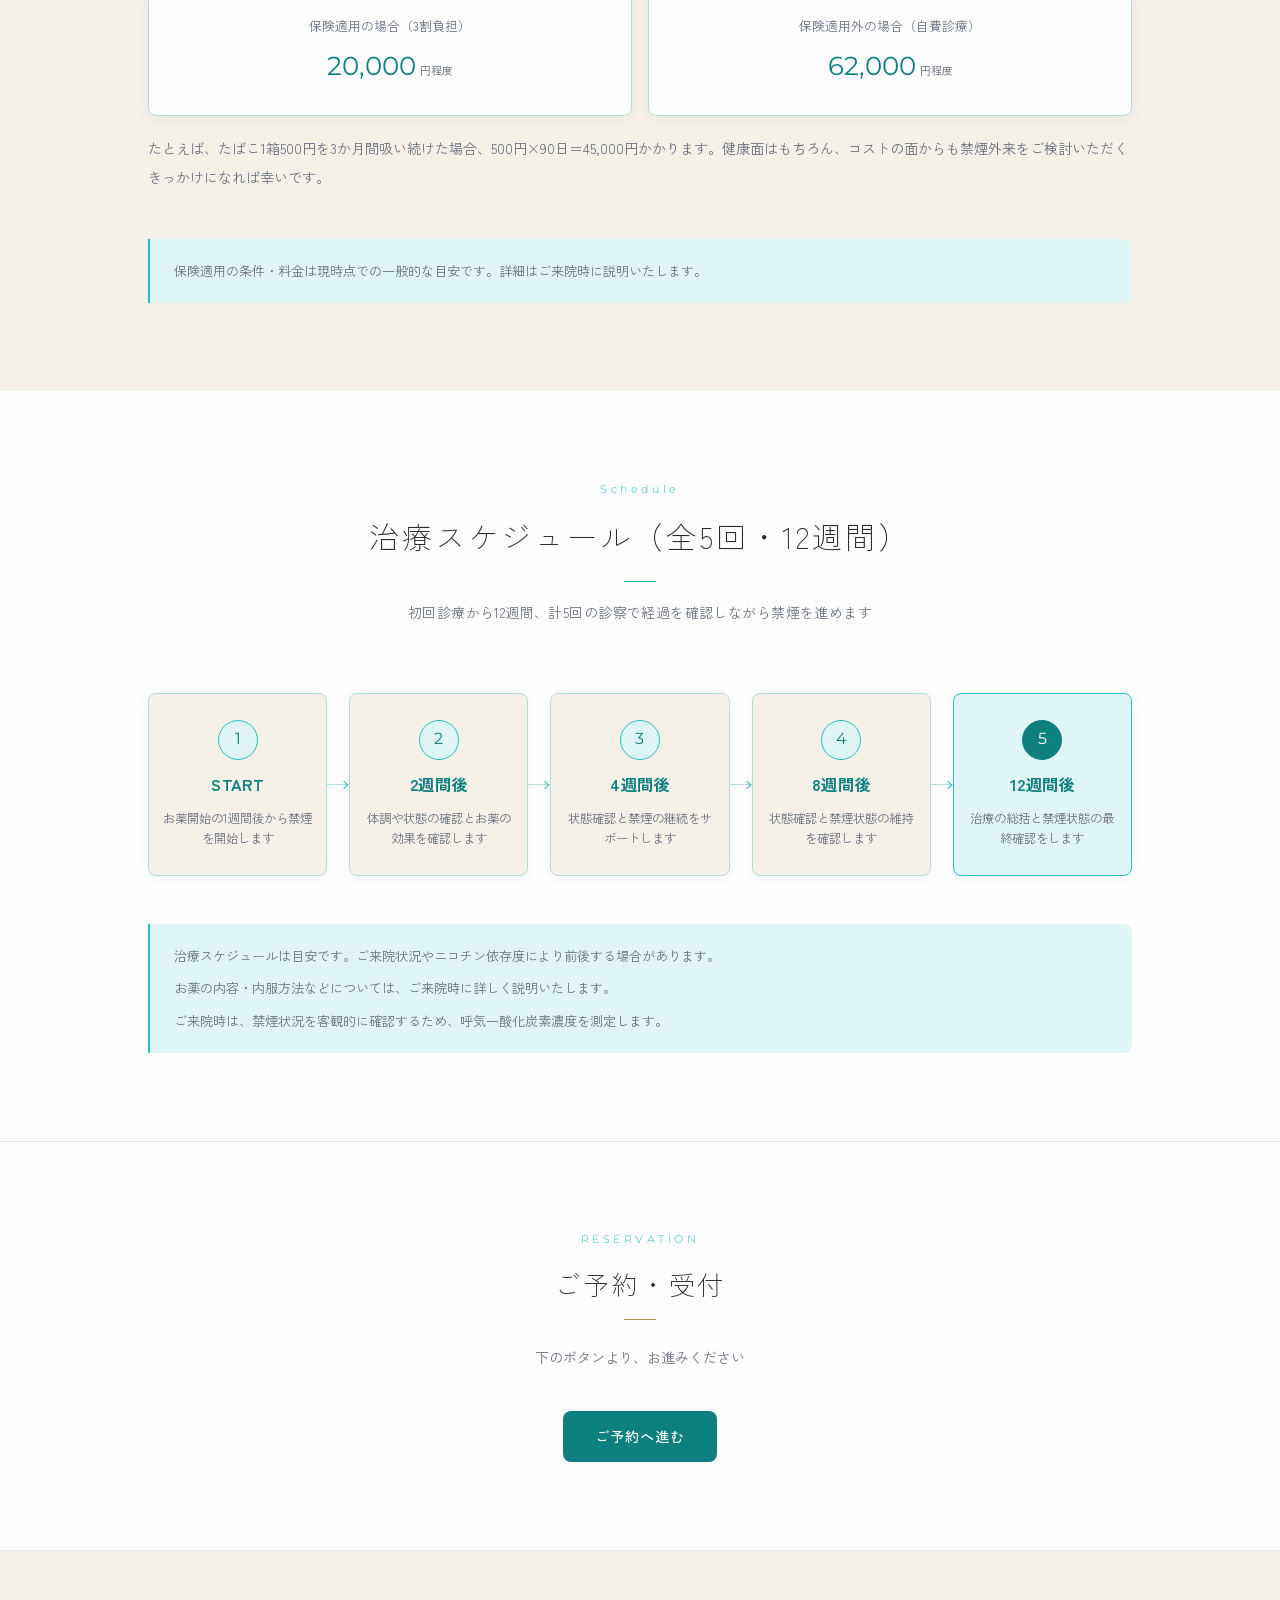
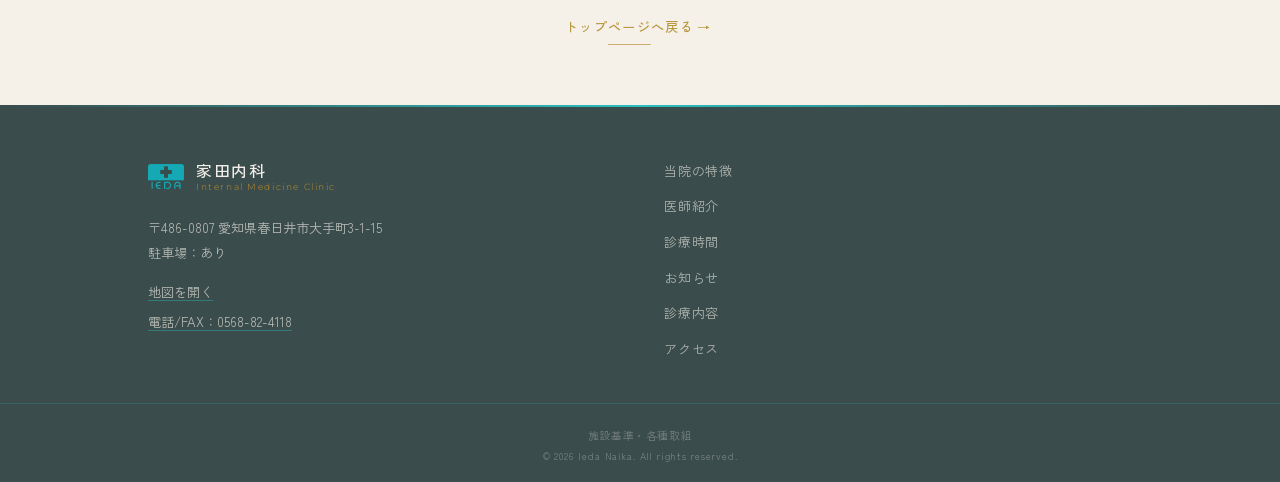
<file: service-tobacco.html>
<!DOCTYPE html>
<html lang="ja">
<head>
  <meta charset="UTF-8" />
  <meta name="viewport" content="width=device-width, initial-scale=1.0" />
  <link rel="icon" type="image/png" href="favicon.png" />
  <title>禁煙外来｜家田内科（春日井市）</title>
  <meta name="description" content="春日井市の家田内科の禁煙外来では、全5回・12週間のスケジュールで禁煙補助薬を使いながら計画的に禁煙をサポートします。一定の条件を満たす場合は保険診療にも対応。WEB・LINEで24時間予約受付中。" />

  <link rel="canonical" href="https://www.ieda-naika.jp/service-tobacco.html" />

  <meta property="og:type"        content="website" />
  <meta property="og:title"       content="禁煙外来｜家田内科（春日井市）" />
  <meta property="og:description" content="春日井市の家田内科の禁煙外来では、全5回・12週間のスケジュールで禁煙補助薬を使いながら計画的に禁煙をサポートします。一定の条件を満たす場合は保険診療にも対応。WEB・LINEで24時間予約受付中。" />
  <meta property="og:url"         content="https://www.ieda-naika.jp/service-tobacco.html" />
  <meta property="og:image"       content="https://www.ieda-naika.jp/images/ogp.jpg" />
  <meta property="og:locale"      content="ja_JP" />
  <meta property="og:site_name"   content="家田内科" />

  <link rel="preconnect" href="https://fonts.googleapis.com" />
  <link rel="preconnect" href="https://fonts.gstatic.com" crossorigin />
  <link rel="preload" as="style" href="https://fonts.googleapis.com/css2?family=Montserrat:wght@300;400;600;700&family=Zen+Kaku+Gothic+New:wght@300;400;500&display=swap" onload="this.onload=null;this.rel='stylesheet'" />
  <noscript><link rel="stylesheet" href="https://fonts.googleapis.com/css2?family=Montserrat:wght@300;400;600;700&family=Zen+Kaku+Gothic+New:wght@300;400;500&display=swap" /></noscript>

  <link rel="stylesheet" href="css/style.css" />
  <link rel="stylesheet" href="css/services-common.css" />

  <script type="application/ld+json">
  {
    "@context": "https://schema.org",
    "@type": "MedicalClinic",
    "name": "家田内科",
    "url": "https://www.ieda-naika.jp/",
    "address": {
      "@type": "PostalAddress",
      "streetAddress": "大手町3-1-15",
      "addressLocality": "春日井市",
      "addressRegion": "愛知県",
      "postalCode": "486-0807",
      "addressCountry": "JP"
    },
    "telephone": "0568-82-4118",
    "availableService": {
      "@type": "MedicalTherapy",
      "name": "禁煙外来",
      "description": "禁煙補助薬を用いた計画的な禁煙治療。全5回・12週間のスケジュールで経過を確認しながらサポートします。一定の条件を満たす場合は保険診療に対応。"
    }
  }
  </script>
</head>

<body id="top">

  <header class="site-header" id="siteHeader">
    <div class="header-inner">
      <a class="header-logo" href="index.html" aria-label="家田内科 トップへ">
        <img class="logo-icon" src="favicon.png" alt="" aria-hidden="true" width="36" height="36" decoding="async" />
        <span class="logo-text">
          <span class="logo-ja">家田内科</span>
          <span class="logo-en">Internal Medicine Clinic</span>
        </span>
      </a>
      <nav class="site-nav" id="siteNav" aria-label="主要メニュー">
        <a class="nav-link" href="index.html#philosophy">当院の特徴</a>
        <a class="nav-link" href="index.html#doctor">医師紹介</a>
        <a class="nav-link" href="index.html#hours">診療時間</a>
        <a class="nav-link" href="index.html#news">お知らせ</a>
        <a class="nav-link" href="index.html#services">診療内容</a>
        <a class="nav-link" href="index.html#access">アクセス</a>
      </nav>
      <div class="header-right">
        <div class="header-btns" aria-label="予約・電話">
          <a class="hbtn hbtn--line" href="index.html#reserve">LINE予約</a>
          <a class="hbtn hbtn--web"  href="index.html#reserve">WEB予約</a>
          <a class="hbtn hbtn--tel"  href="tel:0568-82-4118">電話</a>
        </div>
        <button class="hamburger" id="hamburger" type="button"
          aria-label="メニューを開く" aria-controls="siteNav" aria-expanded="false">
          <span class="hamburger-icon" aria-hidden="true">
            <span class="hamburger-bar"></span>
            <span class="hamburger-bar"></span>
            <span class="hamburger-bar"></span>
          </span>
        </button>
      </div>
    </div>
  </header>

  <div class="drawer" id="drawer" aria-hidden="true">
    <nav class="drawer-nav" aria-label="ドロワーメニュー">
      <a class="drawer-link" href="index.html#philosophy">当院の特徴</a>
      <a class="drawer-link" href="index.html#doctor">医師紹介</a>
      <a class="drawer-link" href="index.html#hours">診療時間</a>
      <a class="drawer-link" href="index.html#news">お知らせ</a>
      <a class="drawer-link" href="index.html#services">診療内容</a>
      <a class="drawer-link" href="index.html#access">アクセス</a>
    </nav>
    <div class="drawer-btns">
      <a class="drawer-btn drawer-btn--em"   href="index.html#reserve">LINE予約</a>
      <a class="drawer-btn drawer-btn--gold" href="index.html#reserve">WEB予約</a>
      <a class="drawer-btn drawer-btn--tel"  href="tel:0568-82-4118">電話する</a>
    </div>
  </div>
  <div class="drawer-overlay" id="drawerOverlay"></div>

  <main>

    <section class="svcpage-page-hero" aria-label="禁煙外来 ページ見出し">
      <div class="container">
        <nav class="svcpage-breadcrumb" aria-label="パンくずリスト">
          <a href="index.html">ホーム</a>
          <span class="svcpage-breadcrumb-sep" aria-hidden="true">›</span>
          <a href="index.html#services">診療内容</a>
          <span class="svcpage-breadcrumb-sep" aria-hidden="true">›</span>
          <span aria-current="page">禁煙外来</span>
        </nav>
        <span class="svcpage-page-label">Smoking Cessation</span>
        <h1 class="svcpage-page-title">禁煙外来</h1>
        <p class="svcpage-page-sub">お薬を使いながら、計画的な禁煙をサポートします</p>
      </div>
    </section>

    <section class="svcpage-intro" aria-label="禁煙外来について">
      <div class="container">
        <div class="js-fade">
          <span class="svcpage-page-label">About</span>
          <h2 class="svcpage-block-title" style="font-size: clamp(1.1rem, 3vw, 1.3rem); margin-bottom: 0;">この診療について</h2>
          <div class="svcpage-block-rule" aria-hidden="true"></div>
        </div>
        <div class="js-fade">
          <p class="svcpage-intro-lead">
            たばこをやめたいと思っていても、一人で続けるのは簡単ではありません。禁煙外来では、医師のサポートのもと、禁煙補助薬を使いながら計画的に禁煙を進めます。
          </p>
          <p class="svcpage-intro-body">
            12週間かけて、無理のない禁煙をサポートします。お薬を使いながら、計画的に禁煙を進めますので、これまで禁煙に挑戦して続かなかった方もお気軽にご相談ください。当院ではチャンピックス（バレニクリン）の内服による治療を行っています。
          </p>
        </div>
      </div>
    </section>

    <section class="svcpage-detail" aria-label="保険診療の対象となる方">
      <div class="container">
        <div class="section-head js-fade">
          <span class="section-label">Insurance</span>
          <h2 class="section-title">保険診療の対象となる方</h2>
        </div>

        <div class="svcpage-blocks js-fade">

          <div class="svcpage-block">
            <span class="svcpage-block-en">Eligibility</span>
            <h3 class="svcpage-block-title">保険適用の条件</h3>
            <div class="svcpage-block-rule" aria-hidden="true"></div>
            <ul class="svcpage-block-list svcpage-block-list--num">
              <li><span class="svcpage-block-list-num">①</span>ニコチン依存症スクリーニングテスト（TDS）で5点以上であること</li>
              <li><span class="svcpage-block-list-num">②</span>ブリンクマン指数（1日の喫煙本数×喫煙年数）が200以上であること<br><span class="svcpage-block-list-note">※ 34歳以下の方は、ブリンクマン指数が200未満でも保険診療の対象となります。</span></li>
              <li><span class="svcpage-block-list-num">③</span>すぐに禁煙を始めたいという意思があること</li>
              <li><span class="svcpage-block-list-num">④</span>禁煙治療についての同意書に署名いただくこと</li>
            </ul>
          </div>

          <div class="svcpage-block">
            <span class="svcpage-block-en">TDS</span>
            <h3 class="svcpage-block-title">ニコチン依存症スクリーニングテスト（TDS）</h3>
            <div class="svcpage-block-rule" aria-hidden="true"></div>
            <p class="svcpage-block-body">以下の10項目のうち5項目が当てはまる場合「ニコチン依存症」の可能性があります。</p>
            <div class="svcpage-table-wrap">
              <table class="svcpage-table">
                <thead>
                  <tr><th scope="col">No.</th><th scope="col">質問内容</th></tr>
                </thead>
                <tbody>
                  <tr><th scope="row">1</th><td>自分が吸うつもりよりも、ずっと多く吸ってしまうことがある</td></tr>
                  <tr><th scope="row">2</th><td>禁煙や本数を減らそうとして、できなかったことがある</td></tr>
                  <tr><th scope="row">3</th><td>禁煙・減量しようとすると、イライラや落ち着かなさなどの症状が出ることがある</td></tr>
                  <tr><th scope="row">4</th><td>その症状を抑えるために、また吸ってしまうことがある</td></tr>
                  <tr><th scope="row">5</th><td>重い病気の時でも、タバコはよくないとわかっていて吸うことがある</td></tr>
                  <tr><th scope="row">6</th><td>タバコのために健康問題が起きているとわかっていて吸うことがある</td></tr>
                  <tr><th scope="row">7</th><td>タバコが体に悪い影響を与えているかもしれないと知っていて吸うことがある</td></tr>
                  <tr><th scope="row">8</th><td>自分はタバコに依存していると感じることがある</td></tr>
                  <tr><th scope="row">9</th><td>どうしても吸いたいと、強く思うことがある</td></tr>
                  <tr><th scope="row">10</th><td>禁煙中も、タバコのことが頭から離れないことがある</td></tr>
                </tbody>
              </table>
            </div>
          </div>

          <div class="svcpage-block">
            <span class="svcpage-block-en">Brinkman Index</span>
            <h3 class="svcpage-block-title">ブリンクマン指数の目安</h3>
            <div class="svcpage-block-rule" aria-hidden="true"></div>
            <ul class="svcpage-block-list">
              <li>ブリンクマン指数は「1日の喫煙本数 × 喫煙年数」で算出します。200以上が保険適用の目安です。</li>
              <li>34歳以下の方は200未満でも対象となります。</li>
            </ul>
            <div class="svcpage-table-wrap">
              <table class="svcpage-table">
                <thead>
                  <tr><th scope="col">1日の本数</th><th scope="col">喫煙年数</th><th scope="col">ブリンクマン指数</th></tr>
                </thead>
                <tbody>
                  <tr><td>20本</td><td>10年</td><td>200</td></tr>
                  <tr><td>10本</td><td>20年</td><td>200</td></tr>
                  <tr><td>20本</td><td>20年</td><td>400</td></tr>
                </tbody>
              </table>
            </div>
          </div>

          <div class="svcpage-block">
            <span class="svcpage-block-en">Heated Tobacco</span>
            <h3 class="svcpage-block-title">加熱式たばこ・電子タバコをお使いの方へ</h3>
            <div class="svcpage-block-rule" aria-hidden="true"></div>
            <p class="svcpage-block-body">加熱式たばこをお使いの方も、紙巻きたばこと同様に依存度を確認したうえで、保険適用の対象となる場合があります。まずはご相談ください。</p>
          </div>

          <div class="svcpage-block">
            <span class="svcpage-block-en">Cost</span>
            <h3 class="svcpage-block-title">料金の目安</h3>
            <div class="svcpage-block-rule" aria-hidden="true"></div>
            <p class="svcpage-block-body">禁煙外来での治療費（診察代・お薬代、12週間合計の目安）は以下の通りです。</p>
            <div class="svcpage-cost-cards">
              <div class="svcpage-cost-card">
                <span class="svcpage-cost-card-label">保険適用の場合（3割負担）</span>
                <span class="svcpage-cost-card-price">20,000<small>円程度</small></span>
              </div>
              <div class="svcpage-cost-card">
                <span class="svcpage-cost-card-label">保険適用外の場合（自費診療）</span>
                <span class="svcpage-cost-card-price">62,000<small>円程度</small></span>
              </div>
            </div>
            <p class="svcpage-block-body">たとえば、たばこ1箱500円を3か月間吸い続けた場合、500円×90日＝45,000円かかります。健康面はもちろん、コストの面からも禁煙外来をご検討いただくきっかけになれば幸いです。</p>
          </div>

        </div>

        <div class="svcpage-note js-fade">
          <p>保険適用の条件・料金は現時点での一般的な目安です。詳細はご来院時に説明いたします。</p>
        </div>
      </div>
    </section>

    <section class="svcpage-detail svcpage-detail--white" aria-label="治療スケジュール">
      <div class="container">
        <div class="section-head js-fade">
          <span class="section-label">Schedule</span>
          <h2 class="section-title">治療スケジュール<br>（全5回・12週間）</h2>
          <p class="section-sub">初回診療から12週間、計5回の診察で経過を確認しながら禁煙を進めます</p>
        </div>

        <div class="svcpage-schedule js-fade">

          <div class="svcpage-schedule-card">
            <span class="svcpage-schedule-num">1</span>
            <span class="svcpage-schedule-tag">START</span>
            <p class="svcpage-schedule-body">お薬開始の1週間後から禁煙を開始します</p>
          </div>
          <span class="svcpage-schedule-arrow" aria-hidden="true"></span>

          <div class="svcpage-schedule-card">
            <span class="svcpage-schedule-num">2</span>
            <span class="svcpage-schedule-tag">2週間後</span>
            <p class="svcpage-schedule-body">体調や状態の確認とお薬の効果を確認します</p>
          </div>
          <span class="svcpage-schedule-arrow" aria-hidden="true"></span>

          <div class="svcpage-schedule-card">
            <span class="svcpage-schedule-num">3</span>
            <span class="svcpage-schedule-tag">4週間後</span>
            <p class="svcpage-schedule-body">状態確認と禁煙の継続をサポートします</p>
          </div>
          <span class="svcpage-schedule-arrow" aria-hidden="true"></span>

          <div class="svcpage-schedule-card">
            <span class="svcpage-schedule-num">4</span>
            <span class="svcpage-schedule-tag">8週間後</span>
            <p class="svcpage-schedule-body">状態確認と禁煙状態の維持を確認します</p>
          </div>
          <span class="svcpage-schedule-arrow" aria-hidden="true"></span>

          <div class="svcpage-schedule-card">
            <span class="svcpage-schedule-num">5</span>
            <span class="svcpage-schedule-tag">12週間後</span>
            <p class="svcpage-schedule-body">治療の総括と禁煙状態の最終確認をします</p>
          </div>

        </div>

        <div class="svcpage-note js-fade">
          <p>治療スケジュールは目安です。ご来院状況やニコチン依存度により前後する場合があります。</p>
          <p>お薬の内容・内服方法などについては、ご来院時に詳しく説明いたします。</p>
          <p>ご来院時は、禁煙状況を客観的に確認するため、呼気一酸化炭素濃度を測定します。</p>
        </div>
      </div>
    </section>

    <section class="svcpage-cta" aria-label="ご予約・受付">
      <div class="container">
        <div class="js-fade">
          <span class="svcpage-cta-label">Reservation</span>
          <h2 class="svcpage-cta-title">ご予約・受付</h2>
          <div class="svcpage-cta-rule" aria-hidden="true"></div>
                    <p class="svcpage-cta-lead">下のボタンより、お進みください</p>
                    <div class="svcpage-cta-btns">
            <a class="svcpage-cta-btn svcpage-cta-btn--web" href="index.html#reserve">ご予約へ進む</a>
          </div>
        </div>
      </div>
    </section>

    <section class="svcpage-back-section" aria-label="ナビゲーション">
      <div class="container">
        <div class="svcpage-back js-fade">
          <a class="lux-link" href="index.html">
            <span>トップページへ戻る</span>
            <span class="lux-link-bar" aria-hidden="true"></span>
          </a>
        </div>
      </div>
    </section>

  </main>

  <footer class="site-footer">
    <div class="footer-gold-top" aria-hidden="true"></div>
    <div class="footer-inner">
      <div class="footer-brand">
        <div class="footer-logo">
          <img class="footer-logo-icon" src="favicon.png" alt="" aria-hidden="true" width="36" height="36" decoding="async" />
          <span class="footer-logo-text">
            <strong>家田内科</strong>
            <span class="footer-logo-en">Internal Medicine Clinic</span>
          </span>
        </div>
        <address class="footer-address">
          〒486-0807 愛知県春日井市大手町3-1-15<br>駐車場：あり
        </address>
        <div class="footer-contacts">
          <a class="footer-contact-link" href="https://maps.app.goo.gl/P2yGM1RzXzH2ZFWFA" target="_blank" rel="noopener noreferrer">地図を開く</a>
          <a class="footer-contact-link" href="tel:0568-82-4118">電話/FAX：0568-82-4118</a>
        </div>
      </div>
      <nav class="footer-nav" aria-label="フッターメニュー">
        <a class="footer-nav-link" href="index.html#philosophy">当院の特徴</a>
        <a class="footer-nav-link" href="index.html#doctor">医師紹介</a>
        <a class="footer-nav-link" href="index.html#hours">診療時間</a>
        <a class="footer-nav-link" href="index.html#news">お知らせ</a>
        <a class="footer-nav-link" href="index.html#services">診療内容</a>
        <a class="footer-nav-link" href="index.html#access">アクセス</a>
      </nav>
    </div>
    <div class="footer-bottom">
      <a class="footer-kijun-link" href="shisetsu-kijun.html">施設基準・各種取組</a>
      <small>© <span id="year"></span> Ieda Naika. All rights reserved.</small>
    </div>
  </footer>

  <div class="fixed-bar" role="navigation" aria-label="予約・電話（固定バー）">
    <a class="fixed-btn fixed-btn--line" href="index.html#reserve">LINE予約</a>
    <a class="fixed-btn fixed-btn--web"  href="index.html#reserve">WEB予約</a>
    <a class="fixed-btn fixed-btn--tel"  href="tel:0568-82-4118">電話</a>
  </div>

  <script src="js/script.js"></script>
</body>
</html>
</file>
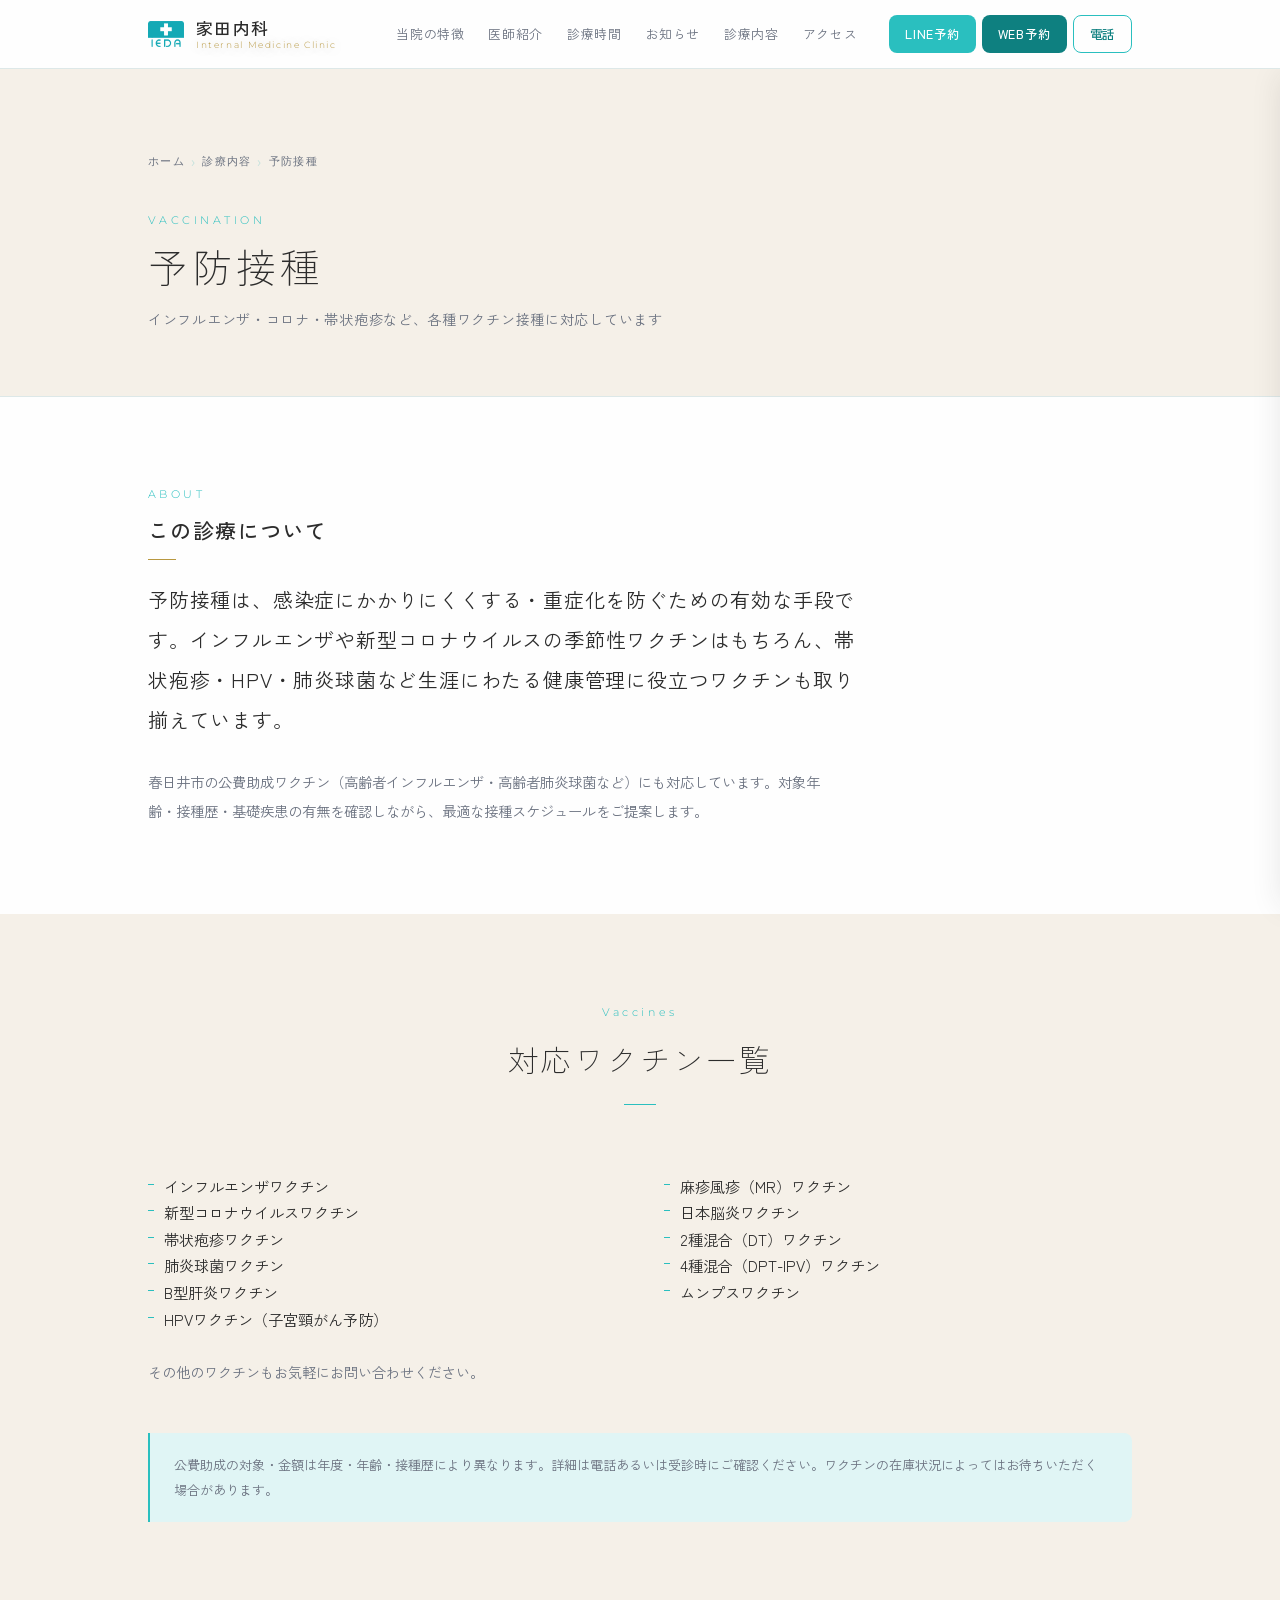
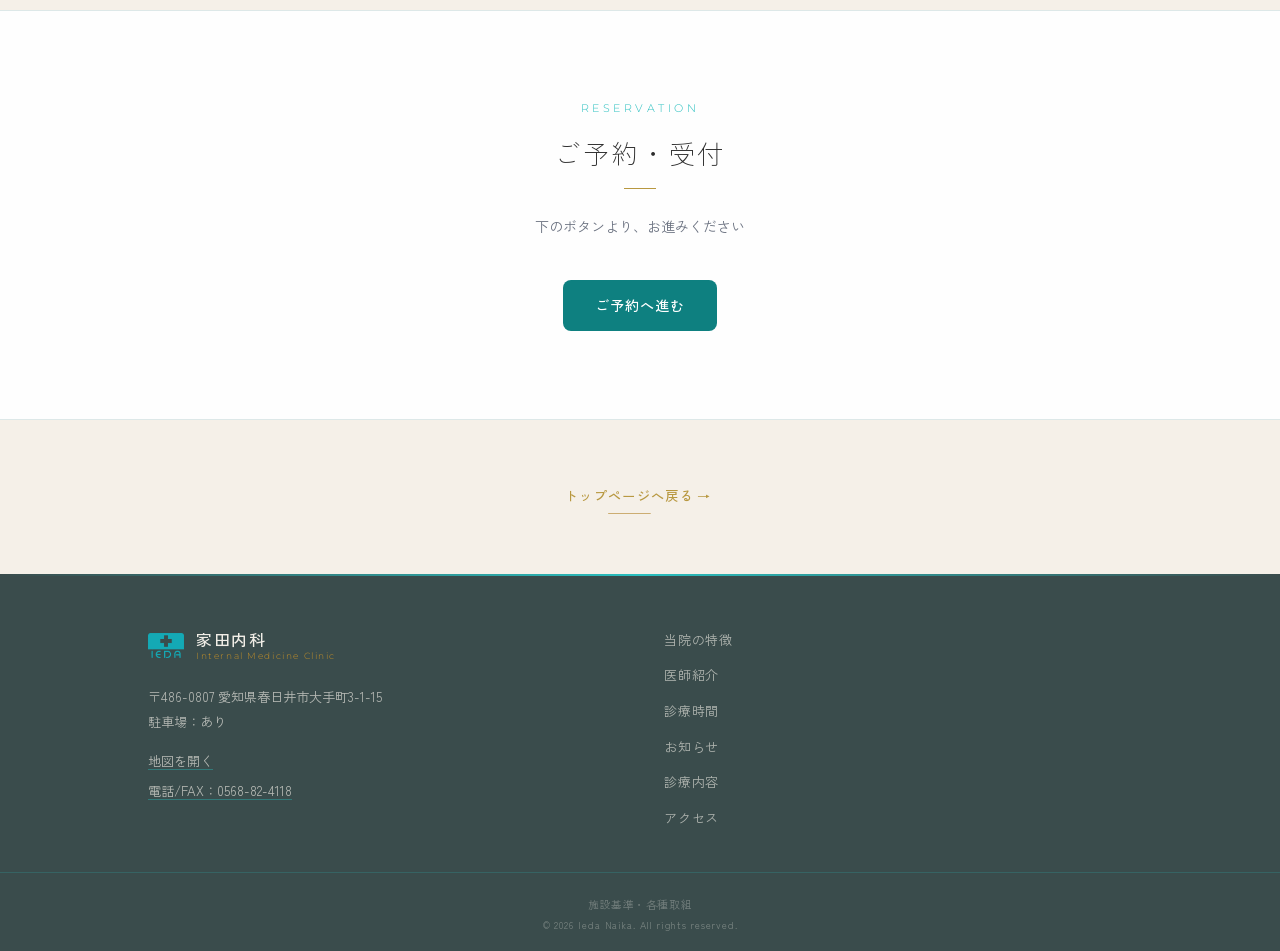
<file: service-vaccine.html>
<!DOCTYPE html>
<html lang="ja">
<head>
  <meta charset="UTF-8" />
  <meta name="viewport" content="width=device-width, initial-scale=1.0" />
  <link rel="icon" type="image/png" href="favicon.png" />
  <title>予防接種・ワクチン｜家田内科（春日井市）</title>
  <meta name="description" content="春日井市の家田内科では、インフルエンザ・新型コロナ・帯状疱疹・HPV・肺炎球菌など各種予防接種を行っています。公費助成にも対応。WEB・LINEで24時間予約受付中。" />

  <link rel="canonical" href="https://www.ieda-naika.jp/service-vaccine.html" />

  <meta property="og:type"        content="website" />
  <meta property="og:title"       content="予防接種・ワクチン｜家田内科（春日井市）" />
  <meta property="og:description" content="春日井市の家田内科では、インフルエンザ・新型コロナ・帯状疱疹・HPV・肺炎球菌など各種予防接種を行っています。公費助成にも対応。WEB・LINEで24時間予約受付中。" />
  <meta property="og:url"         content="https://www.ieda-naika.jp/service-vaccine.html" />
  <meta property="og:image"       content="https://www.ieda-naika.jp/images/ogp.jpg" />
  <meta property="og:locale"      content="ja_JP" />
  <meta property="og:site_name"   content="家田内科" />

  <link rel="preconnect" href="https://fonts.googleapis.com" />
  <link rel="preconnect" href="https://fonts.gstatic.com" crossorigin />
  <link rel="preload" as="style" href="https://fonts.googleapis.com/css2?family=Montserrat:wght@300;400;600;700&family=Zen+Kaku+Gothic+New:wght@300;400;500&display=swap" onload="this.onload=null;this.rel='stylesheet'" />
  <noscript><link rel="stylesheet" href="https://fonts.googleapis.com/css2?family=Montserrat:wght@300;400;600;700&family=Zen+Kaku+Gothic+New:wght@300;400;500&display=swap" /></noscript>

  <link rel="stylesheet" href="css/style.css" />
  <link rel="stylesheet" href="css/services-common.css" />

  <script type="application/ld+json">
  {
    "@context": "https://schema.org",
    "@type": "MedicalClinic",
    "name": "家田内科",
    "url": "https://www.ieda-naika.jp/",
    "address": {
      "@type": "PostalAddress",
      "streetAddress": "大手町3-1-15",
      "addressLocality": "春日井市",
      "addressRegion": "愛知県",
      "postalCode": "486-0807",
      "addressCountry": "JP"
    },
    "telephone": "0568-82-4118",
    "availableService": {
      "@type": "MedicalTherapy",
      "name": "予防接種",
      "description": "インフルエンザ・新型コロナ・帯状疱疹・HPV・肺炎球菌など各種ワクチン接種に対応。公費助成制度にも対応しています。"
    }
  }
  </script>
</head>

<body id="top">

  <header class="site-header" id="siteHeader">
    <div class="header-inner">
      <a class="header-logo" href="index.html" aria-label="家田内科 トップへ">
        <img class="logo-icon" src="favicon.png" alt="" aria-hidden="true" width="36" height="36" decoding="async" />
        <span class="logo-text">
          <span class="logo-ja">家田内科</span>
          <span class="logo-en">Internal Medicine Clinic</span>
        </span>
      </a>
      <nav class="site-nav" id="siteNav" aria-label="主要メニュー">
        <a class="nav-link" href="index.html#philosophy">当院の特徴</a>
        <a class="nav-link" href="index.html#doctor">医師紹介</a>
        <a class="nav-link" href="index.html#hours">診療時間</a>
        <a class="nav-link" href="index.html#news">お知らせ</a>
        <a class="nav-link" href="index.html#services">診療内容</a>
        <a class="nav-link" href="index.html#access">アクセス</a>
      </nav>
      <div class="header-right">
        <div class="header-btns" aria-label="予約・電話">
          <a class="hbtn hbtn--line" href="index.html#reserve">LINE予約</a>
          <a class="hbtn hbtn--web"  href="index.html#reserve">WEB予約</a>
          <a class="hbtn hbtn--tel"  href="tel:0568-82-4118">電話</a>
        </div>
        <button class="hamburger" id="hamburger" type="button"
          aria-label="メニューを開く" aria-controls="siteNav" aria-expanded="false">
          <span class="hamburger-icon" aria-hidden="true">
            <span class="hamburger-bar"></span>
            <span class="hamburger-bar"></span>
            <span class="hamburger-bar"></span>
          </span>
        </button>
      </div>
    </div>
  </header>

  <div class="drawer" id="drawer" aria-hidden="true">
    <nav class="drawer-nav" aria-label="ドロワーメニュー">
      <a class="drawer-link" href="index.html#philosophy">当院の特徴</a>
      <a class="drawer-link" href="index.html#doctor">医師紹介</a>
      <a class="drawer-link" href="index.html#hours">診療時間</a>
      <a class="drawer-link" href="index.html#news">お知らせ</a>
      <a class="drawer-link" href="index.html#services">診療内容</a>
      <a class="drawer-link" href="index.html#access">アクセス</a>
    </nav>
    <div class="drawer-btns">
      <a class="drawer-btn drawer-btn--em"   href="index.html#reserve">LINE予約</a>
      <a class="drawer-btn drawer-btn--gold" href="index.html#reserve">WEB予約</a>
      <a class="drawer-btn drawer-btn--tel"  href="tel:0568-82-4118">電話する</a>
    </div>
  </div>
  <div class="drawer-overlay" id="drawerOverlay"></div>

  <main>

    <section class="svcpage-page-hero" aria-label="予防接種 ページ見出し">
      <div class="container">
        <nav class="svcpage-breadcrumb" aria-label="パンくずリスト">
          <a href="index.html">ホーム</a>
          <span class="svcpage-breadcrumb-sep" aria-hidden="true">›</span>
          <a href="index.html#services">診療内容</a>
          <span class="svcpage-breadcrumb-sep" aria-hidden="true">›</span>
          <span aria-current="page">予防接種</span>
        </nav>
        <span class="svcpage-page-label">Vaccination</span>
        <h1 class="svcpage-page-title">予防接種</h1>
        <p class="svcpage-page-sub">インフルエンザ・コロナ・帯状疱疹など、各種ワクチン接種に対応しています</p>
      </div>
    </section>

    <section class="svcpage-intro" aria-label="予防接種について">
      <div class="container">
        <div class="js-fade">
          <span class="svcpage-page-label">About</span>
          <h2 class="svcpage-block-title" style="font-size: clamp(1.1rem, 3vw, 1.3rem); margin-bottom: 0;">この診療について</h2>
          <div class="svcpage-block-rule" aria-hidden="true"></div>
        </div>
        <div class="js-fade">
          <p class="svcpage-intro-lead">
            予防接種は、感染症にかかりにくくする・重症化を防ぐための有効な手段です。インフルエンザや新型コロナウイルスの季節性ワクチンはもちろん、帯状疱疹・HPV・肺炎球菌など生涯にわたる健康管理に役立つワクチンも取り揃えています。
          </p>
          <p class="svcpage-intro-body">
            春日井市の公費助成ワクチン（高齢者インフルエンザ・高齢者肺炎球菌など）にも対応しています。対象年齢・接種歴・基礎疾患の有無を確認しながら、最適な接種スケジュールをご提案します。
          </p>
        </div>
      </div>
    </section>

    <section class="svcpage-detail" aria-label="対応ワクチン一覧">
      <div class="container">
        <div class="section-head js-fade">
          <span class="section-label">Vaccines</span>
          <h2 class="section-title">対応ワクチン一覧</h2>
        </div>

        <div class="js-fade">
          <ul class="svcpage-block-list svcpage-vaccine-list">
            <li>インフルエンザワクチン</li>
            <li>新型コロナウイルスワクチン</li>
            <li>帯状疱疹ワクチン</li>
            <li>肺炎球菌ワクチン</li>
            <li>B型肝炎ワクチン</li>
            <li>HPVワクチン（子宮頸がん予防）</li>
            <li>麻疹風疹（MR）ワクチン</li>
            <li>日本脳炎ワクチン</li>
            <li>2種混合（DT）ワクチン</li>
            <li>4種混合（DPT-IPV）ワクチン</li>
            <li>ムンプスワクチン</li>
          </ul>
          <p class="svcpage-vaccine-inquiry">その他のワクチンもお気軽にお問い合わせください。</p>
        </div>

        <div class="svcpage-note js-fade">
          <p>公費助成の対象・金額は年度・年齢・接種歴により異なります。詳細は電話あるいは受診時にご確認ください。ワクチンの在庫状況によってはお待ちいただく場合があります。</p>
        </div>
      </div>
    </section>

    <section class="svcpage-cta" aria-label="ご予約・受付">
      <div class="container">
        <div class="js-fade">
          <span class="svcpage-cta-label">Reservation</span>
          <h2 class="svcpage-cta-title">ご予約・受付</h2>
          <div class="svcpage-cta-rule" aria-hidden="true"></div>
                    <p class="svcpage-cta-lead">下のボタンより、お進みください</p>
                    <div class="svcpage-cta-btns">
            <a class="svcpage-cta-btn svcpage-cta-btn--web" href="index.html#reserve">ご予約へ進む</a>
          </div>
        </div>
      </div>
    </section>

    <section class="svcpage-back-section" aria-label="ナビゲーション">
      <div class="container">
        <div class="svcpage-back js-fade">
          <a class="lux-link" href="index.html">
            <span>トップページへ戻る</span>
            <span class="lux-link-bar" aria-hidden="true"></span>
          </a>
        </div>
      </div>
    </section>

  </main>

  <footer class="site-footer">
    <div class="footer-gold-top" aria-hidden="true"></div>
    <div class="footer-inner">
      <div class="footer-brand">
        <div class="footer-logo">
          <img class="footer-logo-icon" src="favicon.png" alt="" aria-hidden="true" width="36" height="36" decoding="async" />
          <span class="footer-logo-text">
            <strong>家田内科</strong>
            <span class="footer-logo-en">Internal Medicine Clinic</span>
          </span>
        </div>
        <address class="footer-address">
          〒486-0807 愛知県春日井市大手町3-1-15<br>駐車場：あり
        </address>
        <div class="footer-contacts">
          <a class="footer-contact-link" href="https://maps.app.goo.gl/P2yGM1RzXzH2ZFWFA" target="_blank" rel="noopener noreferrer">地図を開く</a>
          <a class="footer-contact-link" href="tel:0568-82-4118">電話/FAX：0568-82-4118</a>
        </div>
      </div>
      <nav class="footer-nav" aria-label="フッターメニュー">
        <a class="footer-nav-link" href="index.html#philosophy">当院の特徴</a>
        <a class="footer-nav-link" href="index.html#doctor">医師紹介</a>
        <a class="footer-nav-link" href="index.html#hours">診療時間</a>
        <a class="footer-nav-link" href="index.html#news">お知らせ</a>
        <a class="footer-nav-link" href="index.html#services">診療内容</a>
        <a class="footer-nav-link" href="index.html#access">アクセス</a>
      </nav>
    </div>
    <div class="footer-bottom">
      <a class="footer-kijun-link" href="shisetsu-kijun.html">施設基準・各種取組</a>
      <small>© <span id="year"></span> Ieda Naika. All rights reserved.</small>
    </div>
  </footer>

  <div class="fixed-bar" role="navigation" aria-label="予約・電話（固定バー）">
    <a class="fixed-btn fixed-btn--line" href="index.html#reserve">LINE予約</a>
    <a class="fixed-btn fixed-btn--web"  href="index.html#reserve">WEB予約</a>
    <a class="fixed-btn fixed-btn--tel"  href="tel:0568-82-4118">電話</a>
  </div>

  <script src="js/script.js"></script>
</body>
</html>
</file>
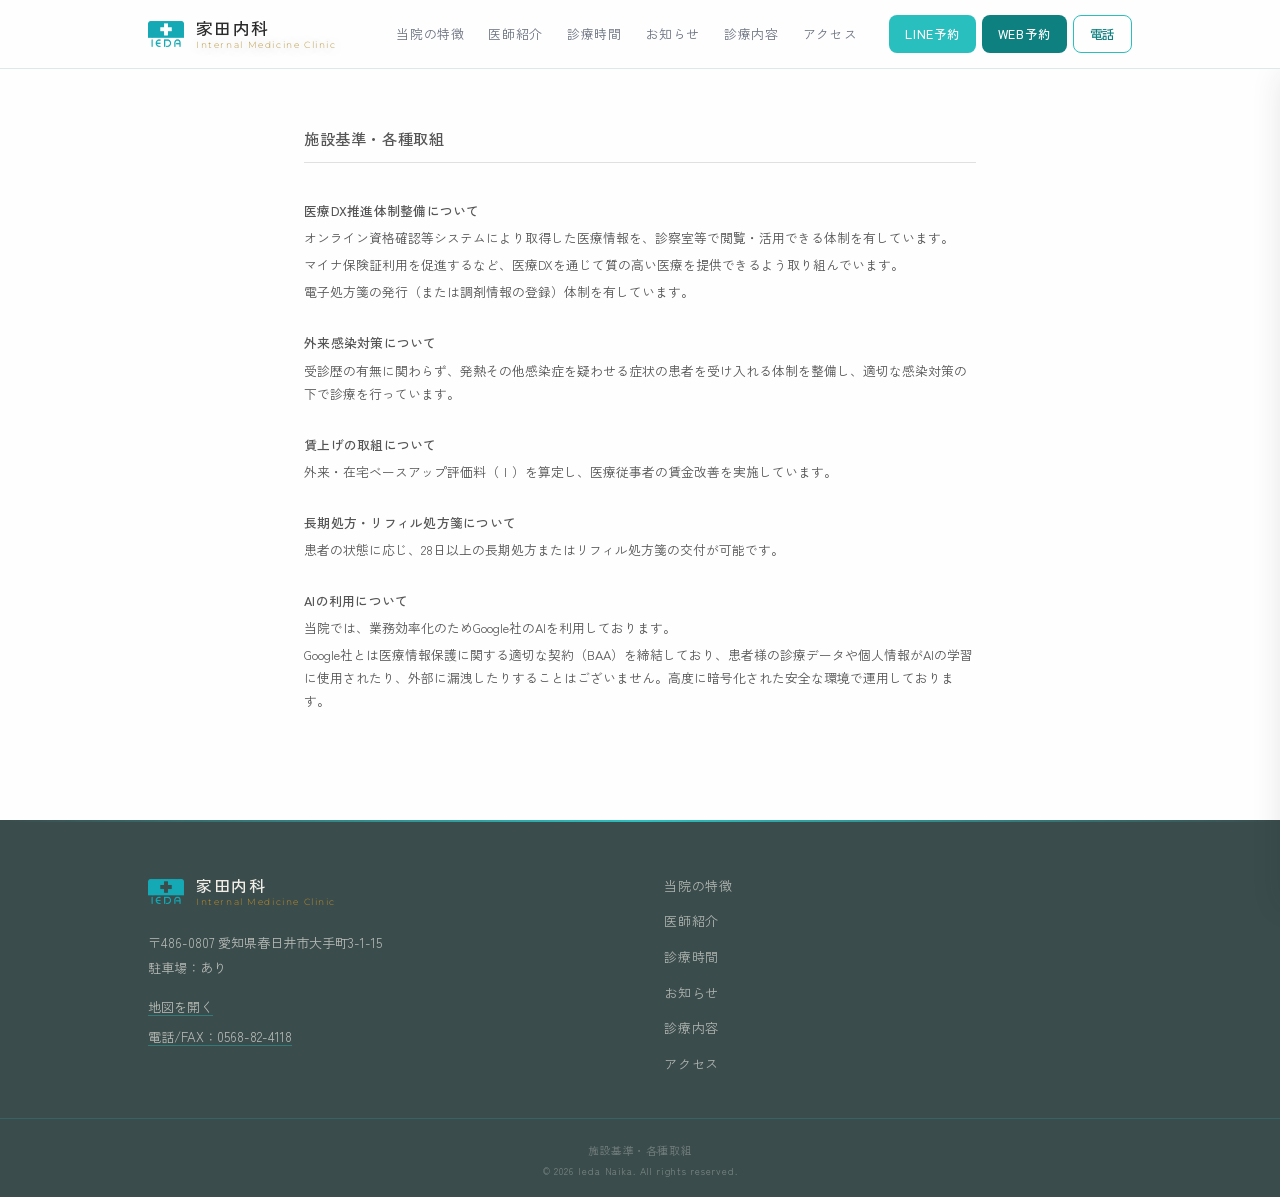
<file: shisetsu-kijun.html>
<!DOCTYPE html>
<html lang="ja">
<head>
  <meta charset="UTF-8" />
  <meta name="viewport" content="width=device-width, initial-scale=1.0" />
  <link rel="icon" type="image/png" href="favicon.png" />
  <title>施設基準｜家田内科</title>
  <meta name="description" content="家田内科の施設基準・各種取組について掲載しています。" />
  <link rel="canonical" href="https://www.ieda-naika.jp/shisetsu-kijun.html" />
  <meta name="robots" content="noindex, follow" />

  <link rel="preconnect" href="https://fonts.googleapis.com" />
  <link rel="preconnect" href="https://fonts.gstatic.com" crossorigin />
  <link rel="preload" as="style" href="https://fonts.googleapis.com/css2?family=Montserrat:wght@300;400;600;700&family=Zen+Kaku+Gothic+New:wght@300;400;500&display=swap" onload="this.onload=null;this.rel='stylesheet'" />
  <noscript><link rel="stylesheet" href="https://fonts.googleapis.com/css2?family=Montserrat:wght@300;400;600;700&family=Zen+Kaku+Gothic+New:wght@300;400;500&display=swap" /></noscript>

  <link rel="stylesheet" href="css/style.css" />

  <style>
    .kijun-wrap {
      max-width: 720px;
      margin: 0 auto;
      padding: 56px 24px 80px;
    }
    .kijun-page-title {
      font-size: 0.95rem;
      font-weight: 500;
      color: #555;
      letter-spacing: 0.04em;
      margin-bottom: 36px;
      padding-bottom: 10px;
      border-bottom: 1px solid #e0e0e0;
    }
    .kijun-section {
      margin-bottom: 28px;
    }
    .kijun-section-title {
      font-size: 0.8rem;
      font-weight: 500;
      color: #666;
      margin-bottom: 6px;
      letter-spacing: 0.02em;
    }
    .kijun-section p {
      font-size: 0.8rem;
      color: #555;
      line-height: 1.8;
      margin: 0 0 4px;
    }
  </style>
</head>
<body>

  <header class="site-header" id="siteHeader">
    <div class="header-inner">
      <a class="header-logo" href="/" aria-label="家田内科 トップへ">
        <img class="logo-icon" src="favicon.png" alt="" aria-hidden="true" width="36" height="36" decoding="async" />
        <span class="logo-text">
          <span class="logo-ja">家田内科</span>
          <span class="logo-en">Internal Medicine Clinic</span>
        </span>
      </a>

      <nav class="site-nav" id="siteNav" aria-label="主要メニュー">
        <a class="nav-link" href="/#philosophy">当院の特徴</a>
        <a class="nav-link" href="/#doctor">医師紹介</a>
        <a class="nav-link" href="/#hours">診療時間</a>
        <a class="nav-link" href="/#news">お知らせ</a>
        <a class="nav-link" href="/#services">診療内容</a>
        <a class="nav-link" href="/#access">アクセス</a>
      </nav>

      <div class="header-right">
        <div class="header-btns" aria-label="予約・電話">
          <a class="hbtn hbtn--line" href="/#reserve">LINE予約</a>
          <a class="hbtn hbtn--web"  href="/#reserve">WEB予約</a>
          <a class="hbtn hbtn--tel"  href="tel:0568-82-4118">電話</a>
        </div>
        <button class="hamburger" id="hamburger" type="button"
          aria-label="メニューを開く" aria-controls="siteNav" aria-expanded="false">
          <span class="hamburger-icon" aria-hidden="true">
            <span class="hamburger-bar"></span>
            <span class="hamburger-bar"></span>
            <span class="hamburger-bar"></span>
          </span>
        </button>
      </div>
    </div>
  </header>

  <div class="drawer" id="drawer" aria-hidden="true">
    <nav class="drawer-nav" aria-label="ドロワーメニュー">
      <a class="drawer-link" href="/#philosophy">当院の特徴</a>
      <a class="drawer-link" href="/#doctor">医師紹介</a>
      <a class="drawer-link" href="/#hours">診療時間</a>
      <a class="drawer-link" href="/#news">お知らせ</a>
      <a class="drawer-link" href="/#services">診療内容</a>
      <a class="drawer-link" href="/#access">アクセス</a>
    </nav>
    <div class="drawer-btns">
      <a class="drawer-btn drawer-btn--em"   href="/#reserve">LINE予約</a>
      <a class="drawer-btn drawer-btn--gold" href="/#reserve">WEB予約</a>
      <a class="drawer-btn drawer-btn--tel"  href="tel:0568-82-4118">電話する</a>
    </div>
  </div>
  <div class="drawer-overlay" id="drawerOverlay"></div>

  <main>
    <div class="kijun-wrap">
      <h1 class="kijun-page-title">施設基準・各種取組</h1>

      <div class="kijun-section">
        <p class="kijun-section-title">医療DX推進体制整備について</p>
        <p>オンライン資格確認等システムにより取得した医療情報を、診察室等で閲覧・活用できる体制を有しています。</p>
        <p>マイナ保険証利用を促進するなど、医療DXを通じて質の高い医療を提供できるよう取り組んでいます。</p>
        <p>電子処方箋の発行（または調剤情報の登録）体制を有しています。</p>
      </div>

      <div class="kijun-section">
        <p class="kijun-section-title">外来感染対策について</p>
        <p>受診歴の有無に関わらず、発熱その他感染症を疑わせる症状の患者を受け入れる体制を整備し、適切な感染対策の下で診療を行っています。</p>
      </div>

      <div class="kijun-section">
        <p class="kijun-section-title">賃上げの取組について</p>
        <p>外来・在宅ベースアップ評価料（Ⅰ）を算定し、医療従事者の賃金改善を実施しています。</p>
      </div>

      <div class="kijun-section">
        <p class="kijun-section-title">長期処方・リフィル処方箋について</p>
        <p>患者の状態に応じ、28日以上の長期処方またはリフィル処方箋の交付が可能です。</p>
      </div>

      <div class="kijun-section">
        <p class="kijun-section-title">AIの利用について</p>
        <p>当院では、業務効率化のためGoogle社のAIを利用しております。</p>
        <p>Google社とは医療情報保護に関する適切な契約（BAA）を締結しており、患者様の診療データや個人情報がAIの学習に使用されたり、外部に漏洩したりすることはございません。高度に暗号化された安全な環境で運用しております。</p>
      </div>
    </div>
  </main>

  <footer class="site-footer">
    <div class="footer-gold-top" aria-hidden="true"></div>

    <div class="footer-inner">
      <div class="footer-brand">
        <div class="footer-logo">
          <img class="footer-logo-icon" src="favicon.png" alt="" aria-hidden="true" width="36" height="36" decoding="async" />
          <span class="footer-logo-text">
            <strong>家田内科</strong>
            <span class="footer-logo-en">Internal Medicine Clinic</span>
          </span>
        </div>
        <address class="footer-address">
          〒486-0807 愛知県春日井市大手町3-1-15<br>駐車場：あり
        </address>
        <div class="footer-contacts">
          <a class="footer-contact-link" href="https://maps.app.goo.gl/P2yGM1RzXzH2ZFWFA" target="_blank" rel="noopener noreferrer">地図を開く</a>
          <a class="footer-contact-link" href="tel:0568-82-4118">電話/FAX：0568-82-4118</a>
        </div>
      </div>

      <nav class="footer-nav" aria-label="フッターメニュー">
        <a class="footer-nav-link" href="/#philosophy">当院の特徴</a>
        <a class="footer-nav-link" href="/#doctor">医師紹介</a>
        <a class="footer-nav-link" href="/#hours">診療時間</a>
        <a class="footer-nav-link" href="/#news">お知らせ</a>
        <a class="footer-nav-link" href="/#services">診療内容</a>
        <a class="footer-nav-link" href="/#access">アクセス</a>
      </nav>
    </div>

    <div class="footer-bottom">
      <a class="footer-kijun-link" href="shisetsu-kijun.html">施設基準・各種取組</a>
      <small>© <span id="year"></span> Ieda Naika. All rights reserved.</small>
    </div>
  </footer>

  <div class="fixed-bar" role="navigation" aria-label="予約・電話（固定バー）">
    <a class="fixed-btn fixed-btn--line" href="/#reserve">LINE予約</a>
    <a class="fixed-btn fixed-btn--web"  href="/#reserve">WEB予約</a>
    <a class="fixed-btn fixed-btn--tel"  href="tel:0568-82-4118">電話</a>
  </div>

  <script src="js/script.js" defer></script>
</body>
</html>
</file>
<file: css/style.css>
/* ============================================================
   家田内科 — style.css（V4）
   デザインコンセプト：Coastal Healing
   エメラルドブルー × サンドベージュ × クリーンホワイト
   ============================================================ */


/* ============================================================
   CSS カスタムプロパティ（デザイントークン）
   ============================================================ */
:root {
  /* カラー */
  --c-em:          #2ABFBF;   /* エメラルドブルー（メイン） */
  --c-em-dark:     #0E8080;   /* ディープエメラルド（ホバー・アクセント） */
  --c-em-light:    #E0F5F5;   /* 薄エメラルド（背景アクセント） */
  --c-ivory:       #F5F0E8;   /* サンドベージュ（サブ背景） */
  --c-white:       #FEFEFE;   /* オフホワイト（メイン背景） */
  --c-text:        #2C2C2C;   /* ダークグレー（本文） */
  --c-text-muted:  #6B7280;   /* ミューテッドグレー（サブテキスト） */
  --c-border:      #DDE8E8;   /* エメラルドみのあるボーダー */
  --c-border-em:   #B2DDD9;   /* エメラルドボーダー（強調） */
  --c-gold:        #B89840;   /* ゴールド（lux-link テキスト） */
  --c-gold-light:  #CCAD72;   /* ライトゴールド（ホバー・アンダーライン） */
  --c-gold-hero:   #D6BC88;
  --c-em-mid:      #A8E0E0;

  /* タイポグラフィ */
  --font-ja:  'Zen Kaku Gothic New', sans-serif;
  --font-en:  'Montserrat', sans-serif;   /* 英字見出し・ラベル */

  /* レイアウト */
  --container-max: 1080px;
  --container-px:  clamp(20px, 5vw, 48px);
  --section-py:    clamp(72px, 10vw, 108px);

  /* 角丸 */
  --r: 8px;

  /* 影 */
  --shadow-sm: 0 2px 12px rgba(44,44,44,.06);
  --shadow-md: 0 6px 28px rgba(44,44,44,.10);

  /* トランジション（ゆっくり・上品） */
  --ease: 0.30s ease;
}


/* ============================================================
   リセット・ベーススタイル
   ============================================================ */
*,*::before,*::after { box-sizing:border-box; margin:0; padding:0; }

html {
  scroll-behavior: smooth;
  scroll-padding-top: 72px; /* PC/タブレット：68px header + 余白 */
  font-size: 16px;
}

body {
  font-family: var(--font-ja);
  font-weight: 400;
  color: var(--c-text);
  background-color: var(--c-white);
  line-height: 1.80;
  -webkit-font-smoothing: antialiased;
}

img    { max-width:100%; height:auto; display:block; }
a      { color:inherit; text-decoration:none; }
ul     { list-style:none; }
address { font-style:normal; }

/* コンテナ */
.container {
  width: 100%;
  max-width: var(--container-max);
  margin-inline: auto;
  padding-inline: var(--container-px);
}


/* ============================================================
   ヘッダー
   ============================================================ */
.site-header {
  position: sticky;
  top: 0;
  z-index: 100;
  background: rgba(254,254,254,0.97);
  backdrop-filter: blur(14px);
  /* 下部にゴールドラインを常時表示（ラグジュアリー感） */
  border-bottom: 1px solid var(--c-border);
  transition: box-shadow var(--ease);
}

/* スクロール時に影を追加 */
.site-header.is-scrolled {
  box-shadow: 0 2px 16px rgba(44,44,44,.08);
}

.header-inner {
  display: flex;
  align-items: center;
  gap: 20px;
  max-width: var(--container-max);
  margin-inline: auto;
  padding-inline: var(--container-px);
  height: 68px;
}

/* ロゴ */
.header-logo {
  display: flex;
  align-items: center;
  gap: 12px;
  flex-shrink: 0;
}

/* ロゴアイコン：favicon.png 画像 */
.logo-icon {
  display: block;
  width: 36px;
  height: 36px;
  object-fit: contain;
  flex-shrink: 0;
}

.logo-text {
  display: flex;
  flex-direction: column;
  line-height: 1.2;
}

.logo-ja {
  font-size: 1.05rem;
  font-weight: 500;
  color: var(--c-text);
  letter-spacing: 0.08em;
}

.logo-en {
  font-family: var(--font-en);
  font-size: 0.56rem;
  font-weight: 300;
  letter-spacing: 0.18em;
  color: var(--c-gold);
  margin-top: 2px;
  text-shadow: 0 1px 12px rgba(0, 0, 0, 0.4);
}

/* PCナビ */
.site-nav {
  display: flex;
  align-items: center;
  gap: 0;
  margin-left: auto;
}

.nav-link {
  font-size: 0.80rem;
  font-weight: 400;
  padding: 6px 12px;
  color: var(--c-text-muted);
  letter-spacing: 0.05em;
  /* ホバーで色のみ変化（移動なし・上品） */
  transition: color var(--ease);
  position: relative;
}

/* ホバーで下にゴールドのアンダーライン */
.nav-link::after {
  content: '';
  position: absolute;
  bottom: 0;
  left: 12px;
  right: 12px;
  height: 1px;
  background-color: var(--c-em);
  transform: scaleX(0);
  transform-origin: center;
  transition: transform var(--ease);
}

@media (hover: hover) and (pointer: fine) {
  .nav-link:hover { color: var(--c-text); }
  .nav-link:hover::after { transform: scaleX(1); }
}

/* ヘッダー右側 */
.header-right {
  display: flex;
  align-items: center;
  gap: 8px;
  flex-shrink: 0;
}

.header-btns { display: flex; gap: 6px; }

/* ヘッダーボタン共通 */
.hbtn {
  display: inline-flex;
  align-items: center;
  justify-content: center;
  padding: 7px 16px;
  font-family: var(--font-ja);
  font-size: 0.78rem;
  font-weight: 500;
  letter-spacing: 0.06em;
  white-space: nowrap;
  border-radius: var(--r);
  transition: transform var(--ease), box-shadow var(--ease);
}

/* ホバー：浮き上がり＋影（色変化なし） */
@media (hover: hover) and (pointer: fine) {
  .hbtn:hover {
    transform: translateY(-2px);
    box-shadow: 0 4px 12px rgba(44,44,44,0.18);
  }
}

/* WEB予約・LINE予約 */
.hbtn--web  { background-color: var(--c-em-dark); color: #fff; }
.hbtn--line { background-color: var(--c-em);      color: #fff; }

/* 電話：ボーダー＋白背景 */
.hbtn--tel {
  border: 1.5px solid var(--c-em);
  color: var(--c-em-dark);
  background: var(--c-white);
}

/* ハンバーガー */
.hamburger {
  display: none;
  align-items: center;
  justify-content: center;
  width: 40px;
  height: 40px;
  background: none;
  border: none;
  cursor: pointer;
  padding: 0;
  -webkit-appearance: none;
  appearance: none;
  border-radius: 4px;
  transition: background-color var(--ease), opacity var(--ease);
}

.hamburger.is-open {
  opacity: 1;
  background-color: rgba(44, 44, 44, 0.07);
}

@media (hover: hover) and (pointer: fine) {
  .hamburger:hover { opacity: 0.70; }
  .hamburger.is-open:hover {
    opacity: 1;
    background-color: rgba(44, 44, 44, 0.13);
  }
}

/* ラッパー：バーを絶対配置するための基準点
   width=22px, height=16px（バー2px × 3 + gap5px × 2）*/
.hamburger-icon {
  position: relative;
  display: block;
  width: 22px;
  height: 16px;
  flex-shrink: 0;
}

/* バーを絶対配置で明示的に配置 — transform-origin の曖昧さを排除 */
.hamburger-bar {
  position: absolute;
  left: 0;
  width: 22px;
  height: 2px;
  background-color: var(--c-text);
  border-radius: 1px;
  transition: top 0.3s ease, transform 0.3s ease, opacity 0.3s ease;
}

.hamburger-bar:nth-child(1) { top: 0; }
.hamburger-bar:nth-child(2) { top: 7px; }
.hamburger-bar:nth-child(3) { top: 14px; }

/* X 形成：バー1・3を中央（top:7px = center y:8px）へ移動してから回転
   transform-origin は 50% 50% = (11px, 1px) → 移動後は (11px, 8px) = ラッパー中央 */
.hamburger.is-open .hamburger-bar:nth-child(1) { top: 7px; transform: rotate(45deg); }
.hamburger.is-open .hamburger-bar:nth-child(2) { opacity: 0; transform: scaleX(0); }
.hamburger.is-open .hamburger-bar:nth-child(3) { top: 7px; transform: rotate(-45deg); }


/* ============================================================
   ドロワーメニュー（スマホ）
   ============================================================ */
.drawer {
  position: fixed;
  top: 68px;
  right: 0;
  width: 280px;
  height: calc(100dvh - 68px);
  background: var(--c-ivory);
  box-shadow: var(--shadow-md);
  padding: 28px 24px;
  z-index: 99;
  transform: translateX(100%);
  transition: transform 0.32s cubic-bezier(0.4,0,0.2,1);
  overflow-y: auto;
  /* 左にゴールドのボーダーライン */
  border-left: 2px solid var(--c-em);
}

.drawer.is-open { transform: translateX(0); }

.drawer-nav {
  display: flex;
  flex-direction: column;
  gap: 0;
  margin-bottom: 28px;
}

.drawer-link {
  display: block;
  padding: 13px 4px;
  font-size: 0.88rem;
  font-weight: 400;
  letter-spacing: 0.06em;
  color: var(--c-text);
  border-bottom: 1px solid var(--c-border);
  transition: color var(--ease), padding-left var(--ease);
}

.drawer-link:last-child { border-bottom: none; }

@media (hover: hover) and (pointer: fine) {
  .drawer-link:hover {
    color: var(--c-em-dark);
    padding-left: 8px;
  }
}

.drawer-btns { display: flex; flex-direction: column; gap: 10px; }

.drawer-btn {
  display: flex;
  align-items: center;
  justify-content: center;
  padding: 13px;
  font-size: 0.88rem;
  font-weight: 500;
  letter-spacing: 0.06em;
  border-radius: var(--r);
  transition: transform var(--ease), box-shadow var(--ease);
}

/* ホバー：浮き上がり＋影（ヘッダー・フッターバーと統一） */
@media (hover: hover) and (pointer: fine) {
  .drawer-btn:hover {
    transform: translateY(-2px);
    box-shadow: 0 4px 12px rgba(44,44,44,0.18);
  }
}

/* WEB予約：ディープエメラルド */
.drawer-btn--gold { background-color: var(--c-em-dark); color: #fff; }

/* LINE予約：エメラルド */
.drawer-btn--em { background-color: var(--c-em); color: #fff; }

/* 電話：ボーダー＋白背景 */
.drawer-btn--tel {
  border: 1.5px solid var(--c-em);
  color: var(--c-em-dark);
  background: var(--c-white);
}

.drawer-overlay {
  display: none;
  position: fixed;
  inset: 0;
  background: rgba(44,44,44,0.40);
  z-index: 98;
}

.drawer-overlay.is-open { display: block; }


/* ============================================================
   ヒーローセクション
   ============================================================ */
.hero {
  position: relative;
  height: 100svh;
  min-height: 540px;
  max-height: 900px;
  overflow: hidden;
  display: flex;
  align-items: center;
}

/* スライドショー */
.hero-slides {
  position: absolute;
  inset: 0;
  z-index: 0;
}

.hero-slide {
  position: absolute;
  inset: 0;
  background-size: cover;
  background-position: center;
  opacity: 0;
  transition: opacity 1.6s ease;
}

.hero-slide.is-active { opacity: 1; }

/* ダークオーバーレイ（ラグジュアリーな重厚感） */
.hero-overlay {
  position: absolute;
  inset: 0;
  z-index: 1;
  background: linear-gradient(
    100deg,
    rgba(14,128,128,0.84) 0%,
    rgba(42,191,191,0.50) 50%,
    rgba(44,44,44,0.60) 100%
  );
}

/* 左端のゴールド縦ライン装飾 */
.hero-deco {
  position: absolute;
  left: clamp(24px, 5vw, 60px);
  top: 20%;
  bottom: 20%;
  width: 1px;
  background: linear-gradient(to bottom, transparent, var(--c-gold-hero), transparent);
  z-index: 2;
  opacity: 1;
}

/* コンテンツ */
.hero-content {
  position: relative;
  z-index: 2;
  width: 100%;
  max-width: var(--container-max);
  margin-inline: auto;
  padding-inline: var(--container-px);
  padding-left: calc(var(--container-px) + clamp(24px, 5vw, 60px) + 28px);
}

/* 英字ラベル（Montserrat・スペーシング広め） */
.hero-label {
  font-family: var(--font-en);
  font-size: clamp(0.60rem, 1.6vw, 0.76rem);
  font-weight: 300;
  letter-spacing: 0.32em;
  color: var(--c-gold-hero);
  margin-bottom: 28px;
  text-shadow: 0 1px 12px rgba(0, 0, 0, 0.4);
  animation: luxFade 1.0s ease 0.2s both;
}

/* h1 */
.hero-title {
  font-size: clamp(2.4rem, 7vw, 4.4rem);
  font-weight: 300;
  color: #fff;
  letter-spacing: 0.12em;
  line-height: 1.18;
  margin-bottom: 32px;
  animation: luxFade 1.0s ease 0.45s both;
}

/* スマホ以外では改行を非表示 */
.br-sp { display: none; }

/* リード */
.hero-lead {
  font-size: clamp(0.90rem, 2.4vw, 1.08rem);
  font-weight: 300;
  color: rgba(255,255,255,0.82);
  letter-spacing: 0.10em;
  margin-bottom: 48px;
  animation: luxFade 1.0s ease 0.65s both;
}

/* セパレーター */
.hero-sep {
  width: 64px;
  height: 1px;
  background-color: var(--c-gold-hero);
  animation: luxFade 1.0s ease 0.80s both;
}

/* スクロール誘導（右端） */
.hero-scroll {
  position: absolute;
  right: clamp(24px, 5vw, 60px);
  bottom: 40px;
  z-index: 2;
  display: flex;
  flex-direction: column;
  align-items: center;
  gap: 8px;
  animation: luxFade 1s ease 1.0s both;
}

.hero-scroll-label {
  font-family: var(--font-en);
  font-size: 0.60rem;
  font-weight: 300;
  letter-spacing: 0.22em;
  color: rgba(255,255,255,0.55);
  writing-mode: vertical-lr;
}

.hero-scroll-bar {
  display: block;
  width: 1px;
  height: 48px;
  background: linear-gradient(to bottom, var(--c-gold-hero), transparent);
  animation: scrollDrop 2.0s ease infinite;
}

@keyframes luxFade {
  from { opacity:0; transform:translateY(16px); }
  to   { opacity:1; transform:translateY(0); }
}

@keyframes scrollDrop {
  0%   { transform:scaleY(0); transform-origin:top; opacity:1; }
  60%  { transform:scaleY(1); transform-origin:top; opacity:1; }
  100% { transform:scaleY(1); transform-origin:bottom; opacity:0; }
}


/* ============================================================
   セクション共通
   ============================================================ */
.section { padding-block: var(--section-py); }

/* セクション見出しブロック */
.section-head {
  text-align: center;
  margin-bottom: clamp(44px, 7vw, 68px);
}

/* 英字ラベル（Montserrat・スペーシング広め） */
.section-label {
  display: block;
  font-family: var(--font-en);
  font-size: 0.70rem;
  font-weight: 300;
  letter-spacing: 0.32em;
  color: var(--c-em);
  margin-bottom: 10px;
}

/* セクションタイトル */
.section-title {
  font-size: clamp(1.4rem, 4vw, 1.9rem);
  font-weight: 300;
  letter-spacing: 0.10em;
  color: var(--c-text);
  display: inline-block;
  padding-bottom: 18px;
  position: relative;
}

/* タイトル下のゴールドライン */
.section-title::after {
  content: '';
  position: absolute;
  bottom: 0;
  left: 50%;
  transform: translateX(-50%);
  width: 32px;
  height: 1px;
  background-color: var(--c-em);
}

@media (min-width: 561px) {
  .section-title br { display: none; }
}

.section-sub {
  margin-top: 18px;
  font-size: 0.87rem;
  color: var(--c-text-muted);
  line-height: 1.80;
  letter-spacing: 0.03em;
}

/* ボタン共通 */
.btn {
  display: inline-flex;
  align-items: center;
  justify-content: center;
  padding: 11px 26px;
  font-family: var(--font-ja);
  font-size: 0.87rem;
  font-weight: 500;
  letter-spacing: 0.08em;
  border-radius: var(--r);
  transition: transform var(--ease), box-shadow var(--ease);
  cursor: pointer;
  white-space: nowrap;
}

/* ホバー：浮き上がり＋影（ヘッダー・フッターバーと統一） */
@media (hover: hover) and (pointer: fine) {
  .btn:hover {
    transform: translateY(-2px);
    box-shadow: 0 4px 12px rgba(44,44,44,0.18);
  }
}

/* エメラルド塗り */
.btn--primary {
  background-color: var(--c-em);
  color: #fff;
}

/* エメラルドボーダー */
.btn--outline {
  border: 1.5px solid var(--c-em);
  color: var(--c-em-dark);
  background: var(--c-white);
}

/* ラグジュアリーリンク（テキスト＋矢印＋ゴールドアンダーライン） */
.lux-link {
  display: inline-flex;
  flex-direction: column;
  align-self: flex-end;
  gap: 5px;
  font-size: 0.82rem;
  font-weight: 500;
  letter-spacing: 0.1em;
  color: var(--c-gold);
  transition: color var(--ease);
  margin-right: 1.6em; /* 矢印のはみ出し＋ホバー移動分をカード右端から確保 */
}

/* 矢印：常時表示（絶対配置でフロー外に出しバー幅をテキスト分のみに限定） */
.lux-link > span:first-child {
  position: relative;
}

.lux-link > span:first-child::after {
  content: '→';
  position: absolute;
  left: calc(100% + 0.2em);
  top: 0;
  font-weight: 300;
  transition: transform var(--ease);
}

/* アンダーライン：常時表示（中央1/3）、ホバーで中央から全幅へ */
.lux-link-bar {
  display: block;
  height: 1px;
  background-color: var(--c-gold-light);
  transform: scaleX(0.33);
  transform-origin: center;
  transition: transform var(--ease);
}

/* PCホバー限定 */
@media (hover: hover) and (pointer: fine) {
  .lux-link:hover { color: var(--c-gold-light); }
  .lux-link:hover > span:first-child::after { transform: translateX(4px); }
  .lux-link:hover .lux-link-bar { transform: scaleX(1); }
}

/* スクロールフェードイン */
.js-fade {
  opacity: 0;
  transform: translateY(20px);
  transition: opacity 0.65s ease, transform 0.65s ease;
}

.js-fade.is-visible {
  opacity: 1;
  transform: translateY(0);
}


/* ============================================================
   当院の特徴（Philosophy）
   ゴールドナンバー＋エメラルドトップライン
   ============================================================ */
.section--philosophy { background-color: var(--c-white); }

.philosophy-grid {
  display: grid;
  grid-template-columns: repeat(3, 1fr);
  gap: 24px;
}

.philosophy-card {
  background: #FCFAF6;
  border: 1px solid var(--c-border);
  border-radius: var(--r);
  padding: clamp(28px, 5vw, 44px) 28px;
  position: relative;
  transition: box-shadow var(--ease), transform var(--ease), opacity 0.65s ease;
  overflow: hidden;
}

/* エメラルドのトップライン（常時表示） */
.p-topline {
  position: absolute;
  top: 0;
  left: 0;
  height: 3px;
  width: 100%;
  background-color: var(--c-em-mid);
}

/* PCホバー限定：浮き上がり＋影強調 */
@media (hover: hover) and (pointer: fine) {
  .philosophy-card:hover {
    transform: translateY(-5px);
    box-shadow: var(--shadow-md);
  }
}

/* ゴールドのナンバー（Montserrat） */
.p-number {
  display: block;
  font-family: var(--font-en);
  font-size: 2.8rem;
  font-weight: 700;
  letter-spacing: -0.04em;
  color: #F3ECD8;
  line-height: 1;
  margin-bottom: 16px;
  /* 背景テキストとして重ねる */
  user-select: none;
}

.p-title {
  font-size: 0.98rem;
  font-weight: 500;
  letter-spacing: 0.05em;
  color: var(--c-text);
  margin-bottom: 12px;
}

.p-text {
  font-size: 0.86rem;
  color: var(--c-text-muted);
  line-height: 1.85;
}


/* ============================================================
   医師紹介（Doctor）
   ゴールドの角飾りとセパレーター
   ============================================================ */
.section--doctor { background-color: var(--c-ivory); }

/* PC/タブレット：グリッドで写真左・テキスト右の2カラム */
.doctor-card {
  display: grid;
  grid-template-columns: clamp(160px, 24vw, 212px) 1fr;
  column-gap: clamp(40px, 6vw, 72px);
  max-width: 680px;
  margin-inline: auto;
  align-items: start;
  padding-left: clamp(16px, 3vw, 36px);
  transform: translateX(clamp(16px, 3vw, 40px));
}

/* 写真エリア：2行にまたがって垂直中央 */
.doctor-photo-wrap {
  grid-column: 1;
  grid-row: 1 / 3;
  align-self: center;
  position: relative;
}

.doctor-photo-wrap img {
  width: 100%;
  aspect-ratio: 1;
  object-fit: cover;
  display: block;
  border-radius: 5px;
}

/* C案：角飾りなし */
.doctor-corner { display: none; }


/* 役職・氏名・ラインブロック */
.doctor-ident {
  grid-column: 2;
  grid-row: 1;
  align-self: end;
}

/* メッセージ・リンクブロック */
.doctor-body {
  grid-column: 2;
  grid-row: 2;
  display: flex;
  flex-direction: column;
  align-items: center;
}

.doctor-body .doctor-message {
  width: 100%;
}

.doctor-body .lux-link {
  align-self: flex-start;
  margin-left: 12%;
  margin-right: 0;
}

.doctor-role {
  font-family: var(--font-ja);
  font-size: 0.7rem;
  font-weight: 400;
  letter-spacing: 0.1em;
  color: var(--c-em);
  margin-bottom: 10px;
}

.doctor-name {
  font-size: clamp(1.6rem, 4vw, 2.1rem);
  font-weight: 300;
  letter-spacing: 0.14em;
  color: var(--c-text);
  margin-bottom: 20px;
  position: relative;
  padding-left: 20px;
}
.doctor-name::before {
  content: '';
  position: absolute;
  left: 0;
  top: 50%;
  transform: translateY(-50%);
  width: 2px;
  height: 1.1em;
  background-color: var(--c-em);
}

.doctor-sep { display: none; }

.doctor-message {
  font-size: 0.87rem;
  color: var(--c-text-muted);
  line-height: 1.95;
  margin-bottom: 28px;
}


/* ============================================================
   診療時間（Hours）
   ============================================================ */
.section--hours { background-color: var(--c-white); }

.hours-body {
  max-width: 620px;
  margin-inline: auto;
}

/* 凡例 */
.hours-legend {
  display: flex;
  gap: 24px;
  justify-content: center;
  flex-wrap: wrap;
  margin-bottom: 20px;
  font-size: 0.84rem;
  color: var(--c-text-muted);
}

.legend-item {
  display: flex;
  align-items: center;
  gap: 6px;
}

.mark-full { color: var(--c-em-dark); font-weight: 500; }
.mark-half { color: var(--c-em);      font-weight: 500; }

/* テーブルラッパー */
.hours-table-wrap {
  overflow-x: auto;
  border: 1px solid var(--c-border);
  border-radius: var(--r);
  margin-bottom: 20px;
  overflow-y: hidden;
}

.hours-table {
  width: 100%;
  min-width: 360px;
  border-collapse: collapse;
  font-size: 0.9rem;
}

/* テーブルヘッダー */
.hours-table thead th {
  background-color: #4D9E9E;
  color: #fff;
  font-weight: 500;
  padding: 12px 8px;
  text-align: center;
  font-size: 0.84rem;
  letter-spacing: 0.08em;
}

.col-empty { min-width: 48px; }

/* 行ヘッダー */
.hours-table tbody th {
  background-color: var(--c-em-light);
  color: var(--c-em-dark);
  font-weight: 500;
  font-size: 0.80rem;
  padding: 14px 8px;
  text-align: center;
}

/* データセル */
.hours-table tbody td {
  padding: 14px 8px;
  text-align: center;
  border-bottom: 1px solid var(--c-border);
  font-size: 1rem;
}

.hours-table tbody tr:last-child td { border-bottom: none; }


.c-open { color: var(--c-em-dark); font-weight: 500; }
.c-half { color: var(--c-em);      font-weight: 500; }
.c-off  { color: #c0bbb0; }

/* 休診日 */
.hours-note {
  font-size: 0.84rem;
  color: var(--c-text);
  line-height: 1.85;
  margin-bottom: 28px;
  text-align: center;
}

.note-muted { color: var(--c-text-muted); font-size: 0.80rem; }

.hours-cta {
  margin-top: 0;
  text-align: center;
}

.hours-cta-link {
  display: inline-flex;
  align-items: center;
  gap: 10px;
  position: relative;
  font-size: 0.91rem;
  font-weight: 500;
  letter-spacing: 0.14em;
  color: var(--c-gold);
  padding-bottom: 6px;
  transition: color var(--ease);
}

/* アンダーライン：常時表示（中央1/3）、ホバーで中央から全幅へ */
.hours-cta-link::after {
  content: '';
  position: absolute;
  bottom: 0;
  left: 0;
  width: 100%;
  height: 1px;
  background-color: var(--c-gold-light);
  transform: scaleX(0.33);
  transform-origin: center;
  transition: transform var(--ease);
}

/* 矢印：常時表示 */
.hours-cta-link::before {
  content: '→';
  position: absolute;
  right: -22px;
  font-weight: 300;
  transition: transform var(--ease);
}

/* PCホバー限定 */
@media (hover: hover) and (pointer: fine) {
  .hours-cta-link:hover { color: var(--c-gold-light); }
  .hours-cta-link:hover::after { transform: scaleX(1); }
  .hours-cta-link:hover::before { transform: translateX(4px); }
}


/* ============================================================
   お知らせ（News）
   ============================================================ */
.section--news { background-color: var(--c-ivory); }

.news-list {
  max-width: 700px;
  margin-inline: auto;
  background: var(--c-white);
  border: 1px solid var(--c-border);
  /* 左にゴールドライン */
  border-left: 3px solid var(--c-em);
  border-radius: var(--r);
  overflow: hidden;
}

.news-item {
  display: grid;
  grid-template-columns: 92px 78px 1fr;
  align-items: start;
  gap: 12px;
  padding: 16px 20px;
  border-bottom: 1px solid var(--c-border);
  transition: background-color var(--ease);
}

.news-item:last-child { border-bottom: none; }
@media (hover: hover) and (pointer: fine) {
  .news-item:hover { background-color: var(--c-em-light); }
}

.news-date {
  font-family: var(--font-en);
  font-size: 0.76rem;
  font-weight: 300;
  letter-spacing: 0.04em;
  color: var(--c-text-muted);
  padding-top: 2px;
  white-space: nowrap;
}

.news-badge {
  display: inline-flex;
  align-items: center;
  justify-content: center;
  padding: 2px 8px;
  font-size: 0.68rem;
  font-weight: 500;
  letter-spacing: 0.06em;
  white-space: nowrap;
  align-self: center;
  border-radius: 4px;
}

/* バッジカラー */
.badge--closed  { background-color: #D7863B; color: #fff; }              /* 休診：アンバーオレンジ+白15% */
.badge--service { background-color: #fff; color: #4AC9C9; border: 1px solid #4AC9C9; }  /* 診療：アウトライン */
.badge--vaccine { background-color: #fff; color: #C3A75D; border: 1px solid #C3A75D; }  /* 予防接種：アウトライン */
.badge--info    { background-color: #fff; color: #8EA7A7; border: 1px solid #8EA7A7; }  /* お知らせ：アウトライン */

.news-title {
  font-size: 0.88rem;
  font-weight: 400;
  color: var(--c-text);
  line-height: 1.65;
  padding-top: 2px;
}

/* 展開可能なニュースアイテム */
.news-item--expandable {
  display: block;
  padding: 0;
}

@media (hover: hover) and (pointer: fine) {
  .news-item--expandable:hover { background-color: transparent; }
}

/* details/summary */
.news-summary {
  display: grid;
  grid-template-columns: 92px 78px 1fr auto;
  align-items: center;
  gap: 12px;
  padding: 16px 20px;
  list-style: none;
  cursor: pointer;
  transition: background-color var(--ease);
}

.news-summary::-webkit-details-marker { display: none; }

@media (hover: hover) and (pointer: fine) {
  .news-summary:hover { background-color: var(--c-em-light); }
}

/* 開閉アイコン（SVG背景で確実に中央配置） */
.news-expand {
  display: block;
  width: 24px;
  height: 24px;
  flex-shrink: 0;
  border-radius: 50%;
  background-color: #EBEBEB;
  background-image: url("data:image/svg+xml,%3Csvg xmlns='http://www.w3.org/2000/svg' width='8' height='12' viewBox='0 0 8 12'%3E%3Cpath d='M2 1l5 5-5 5' stroke='%236B7280' stroke-width='1.8' stroke-linecap='round' stroke-linejoin='round' fill='none'/%3E%3C/svg%3E");
  background-repeat: no-repeat;
  background-position: center;
  background-size: 8px 12px;
  transition: background-color var(--ease), background-image var(--ease), transform var(--ease);
}

@media (hover: hover) and (pointer: fine) {
  .news-summary:hover .news-expand {
    background-color: #6B7280;
    background-image: url("data:image/svg+xml,%3Csvg xmlns='http://www.w3.org/2000/svg' width='8' height='12' viewBox='0 0 8 12'%3E%3Cpath d='M2 1l5 5-5 5' stroke='%23ffffff' stroke-width='1.8' stroke-linecap='round' stroke-linejoin='round' fill='none'/%3E%3C/svg%3E");
  }
}

.news-details[open] .news-expand {
  transform: rotate(90deg);
  background-color: #6B7280;
  background-image: url("data:image/svg+xml,%3Csvg xmlns='http://www.w3.org/2000/svg' width='8' height='12' viewBox='0 0 8 12'%3E%3Cpath d='M2 1l5 5-5 5' stroke='%23ffffff' stroke-width='1.8' stroke-linecap='round' stroke-linejoin='round' fill='none'/%3E%3C/svg%3E");
}

.news-body {
  padding: 14px 20px 16px;
  font-size: 0.84rem;
  color: var(--c-text-muted);
  line-height: 1.85;
  border-top: 1px dashed var(--c-border);
}

.news-body p + p { margin-top: 8px; }

.news-tr--closed { background-color: #F5A85A; color: var(--c-text); }
.news-tr--special { background-color: var(--c-em-mid); color: var(--c-text); }

.news-note {
  max-width: 700px;
  margin: 14px auto 0;
  font-size: 0.78rem;
  color: var(--c-text-muted);
  text-align: center;
}


/* ============================================================
   診療内容（Services）
   ラグジュアリーなシンプルグリッド
   ============================================================ */
.section--services { background-color: var(--c-white); }

.services-grid {
  display: grid;
  grid-template-columns: repeat(3, 1fr);
  gap: 2px;          /* 隙間なし＋境界線で区切る上品なグリッド */
  background-color: var(--c-border);
  border: 1px solid var(--c-border);
  border-radius: var(--r);
  overflow: hidden;
}

.service-card[hidden] { display: none; }

.service-card {
  display: flex;
  flex-direction: column;
  gap: 10px;
  background: #FCFAF6;
  padding: 28px 24px;
  transition: background-color var(--ease), opacity 0.65s ease, transform 0.65s ease;
}

@media (hover: hover) and (pointer: fine) {
  .service-card:hover { background-color: #F4F1EC; }
}

.service-icon {
  width: 46px;
  height: 46px;
  flex-shrink: 0;
  background-color: var(--c-em-light);
  border-radius: 4px;
  display: flex;
  align-items: center;
  justify-content: center;
  padding: 10px;
}

@media (hover: hover) and (pointer: fine) {
  .service-card:hover .service-icon { background-color: var(--c-em-light); }
}

.service-icon img { width: 100%; height: auto; transform: scale(1.2); }
.service-icon img[src*="vaccine"] { transform: scale(1.3); }

.service-title {
  font-size: 0.95rem;
  font-weight: 500;
  letter-spacing: 0.05em;
  color: var(--c-text);
}

.service-text {
  font-size: 0.82rem;
  color: var(--c-text-muted);
  line-height: 1.82;
  flex: 1;
}

/* 短縮テキスト：PC では非表示、960px 以下で表示 */
.service-text--short {
  display: none;
  font-size: 0.82rem;
  color: var(--c-text-muted);
  line-height: 1.72;
  flex: 1;
}

@media (max-width: 960px) {
  .service-text       { display: none; }
  .service-text--short { display: block; }
}

/* PC（3列）最終行に1枚だけ残る場合：フル幅でセンタリング */
.services-grid .service-card:last-child:nth-child(3n+1) {
  grid-column: 1 / -1;
}

/* タブレット以下（2列）最終行に1枚だけ残る場合：フル幅でセンタリング */
@media (max-width: 560px) {
  .services-grid .service-card:last-child:nth-child(odd) {
    grid-column: 1 / -1;
  }
}

.services-note {
  text-align: center;
  font-size: 0.78rem;
  color: var(--c-text-muted);
  margin-top: 20px;
}


/* ============================================================
   予約・受付（Reserve）
   ============================================================ */
.section--reserve { background-color: var(--c-ivory); }

/* details 開閉 */
.reserve-details {
  border: 1.5px solid #D4A017;
  border-left: 4px solid #D4A017;
  border-radius: var(--r);
  margin-bottom: 36px;
  background: #FFF8E6;
  overflow: hidden;
}

.reserve-summary {
  display: flex;
  align-items: center;
  gap: 10px;
  justify-content: space-between;
  padding: 14px 20px;
  cursor: pointer;
  list-style: none;
  transition: background-color var(--ease);
}

.reserve-summary::-webkit-details-marker { display: none; }
@media (hover: hover) and (pointer: fine) {
  .reserve-summary:hover { background-color: #FFF0C0; }
}

.reserve-summary-icon-alert {
  display: flex;
  align-items: center;
  justify-content: center;
  width: 22px;
  height: 22px;
  flex-shrink: 0;
  background: #D4A017;
  color: #fff;
  font-weight: 700;
  font-size: 0.8rem;
  border-radius: 50%;
}

.reserve-summary-text {
  flex: 1;
  font-size: 0.9rem;
  font-weight: 600;
  letter-spacing: 0.03em;
  color: #7A5C00;
  line-height: 1.55;
}

/* ›丸アイコン（news-expandと統一） */
.reserve-summary-icon {
  display: block;
  width: 24px;
  height: 24px;
  flex-shrink: 0;
  border-radius: 50%;
  background-color: #EBEBEB;
  background-image: url("data:image/svg+xml,%3Csvg xmlns='http://www.w3.org/2000/svg' width='8' height='12' viewBox='0 0 8 12'%3E%3Cpath d='M2 1l5 5-5 5' stroke='%236B7280' stroke-width='1.8' stroke-linecap='round' stroke-linejoin='round' fill='none'/%3E%3C/svg%3E");
  background-repeat: no-repeat;
  background-position: center;
  background-size: 8px 12px;
  transition: background-color var(--ease), background-image var(--ease), transform var(--ease);
}

@media (hover: hover) and (pointer: fine) {
  .reserve-summary:hover .reserve-summary-icon {
    background-color: #D4A017;
    background-image: url("data:image/svg+xml,%3Csvg xmlns='http://www.w3.org/2000/svg' width='8' height='12' viewBox='0 0 8 12'%3E%3Cpath d='M2 1l5 5-5 5' stroke='%23ffffff' stroke-width='1.8' stroke-linecap='round' stroke-linejoin='round' fill='none'/%3E%3C/svg%3E");
  }
}

.reserve-details[open] .reserve-summary-icon {
  transform: rotate(90deg);
  background-color: #D4A017;
  background-image: url("data:image/svg+xml,%3Csvg xmlns='http://www.w3.org/2000/svg' width='8' height='12' viewBox='0 0 8 12'%3E%3Cpath d='M2 1l5 5-5 5' stroke='%23ffffff' stroke-width='1.8' stroke-linecap='round' stroke-linejoin='round' fill='none'/%3E%3C/svg%3E");
}

.reserve-details-body {
  padding: 0 20px 20px;
  border-top: 1px solid #E8C96A;
  background: #FFFDF5;
}

.reserve-table-note {
  font-size: 0.78rem;
  color: var(--c-text-muted);
  margin-top: 10px;
}

/* 予約ブロック */
.reserve-block { margin-bottom: 36px; }

.reserve-block-title {
  display: flex;
  align-items: center;
  gap: 12px;
  font-size: 0.98rem;
  font-weight: 500;
  color: var(--c-text);
  letter-spacing: 0.05em;
  margin-bottom: 14px;
}

/* バッジ */
.block-badge {
  display: inline-flex;
  align-items: center;
  padding: 3px 10px;
  background-color: #9A7A22;
  color: #fff;
  font-size: 0.68rem;
  font-weight: 500;
  letter-spacing: 0.08em;
  white-space: nowrap;
  border-radius: 4px;
}

.block-badge--sub { background-color: #fff; color: #9A7A22; border: 1px solid #9A7A22; }

.reserve-cards {
  display: grid;
  grid-template-columns: repeat(2, 1fr);
  gap: 2px;
  background-color: var(--c-border);
  border: 1px solid var(--c-border);
  border-radius: var(--r);
  overflow: hidden;
}

/* 予約カード */
.reserve-card {
  display: flex;
  align-items: center;
  gap: 14px;
  background: var(--c-white);
  padding: 18px 20px;
  text-decoration: none;
  transition: background-color var(--ease), opacity 0.65s ease, transform 0.65s ease;
}

@media (hover: hover) and (pointer: fine) {
  .reserve-card:hover { background-color: #C8ECEC; }
}

.reserve-card-icon {
  width: 44px;
  height: 44px;
  flex-shrink: 0;
  background-color: var(--c-em-light);
  border-radius: 4px;
  display: flex;
  align-items: center;
  justify-content: center;
  padding: 10px;
}

.reserve-card-icon img { width: 100%; height: auto; }

.reserve-card-body { flex: 1; min-width: 0; }

.reserve-card-title {
  font-size: 0.92rem;
  font-weight: 500;
  letter-spacing: 0.04em;
  color: var(--c-text);
  margin-bottom: 4px;
}

.reserve-card-sub {
  font-size: 0.78rem;
  color: var(--c-text-muted);
  line-height: 1.65;
}

.reserve-em {
  color: var(--c-gold);
  font-weight: 500;
  font-size: 0.75rem;
}

.reserve-card-arrow {
  font-size: 0.9rem;
  color: var(--c-em);
  flex-shrink: 0;
  transition: transform var(--ease);
}

@media (hover: hover) and (pointer: fine) {
  .reserve-card:hover .reserve-card-arrow { transform: translateX(4px); }
}

.day { font-weight: 500; color: var(--c-text); }


/* ============================================================
   アクセス（Access）
   ============================================================ */
.section--access { background-color: var(--c-white); }

.access-grid {
  display: grid;
  grid-template-columns: repeat(2, 1fr);
  gap: 20px;
}

.access-card {
  background: var(--c-ivory);
  border: 1px solid var(--c-border);
  border-radius: var(--r);
  padding: clamp(24px, 4vw, 40px);
  transition: box-shadow var(--ease), background-color var(--ease), opacity 0.65s ease, transform 0.65s ease;
}


.access-card-title {
  font-size: 0.95rem;
  font-weight: 500;
  letter-spacing: 0.08em;
  color: var(--c-text);
  margin-bottom: 14px;
  padding-bottom: 12px;
  border-bottom: 1px solid var(--c-em);
}

.access-address {
  font-size: 0.87rem;
  line-height: 2;
  color: var(--c-text);
  margin-bottom: 20px;
}

.clinic-name { font-weight: 500; font-size: 1rem; }

.access-btns {
  display: flex;
  gap: 10px;
  flex-wrap: wrap;
}

.access-text {
  font-size: 0.84rem;
  color: var(--c-text-muted);
  line-height: 1.85;
  margin-bottom: 16px;
}

/* チェックリスト */
.access-checklist {
  display: flex;
  flex-direction: column;
  gap: 8px;
  margin-bottom: 14px;
}

.access-checklist li {
  display: flex;
  align-items: center;
  gap: 10px;
  font-size: 0.84rem;
  color: var(--c-text);
}

/* ゴールドのチェックマーク */
.access-checklist li::before {
  content: '';
  display: block;
  width: 16px;
  height: 16px;
  flex-shrink: 0;
  background-image: url("data:image/svg+xml,%3Csvg xmlns='http://www.w3.org/2000/svg' width='16' height='16' viewBox='0 0 16 16'%3E%3Crect x='1' y='1' width='14' height='14' stroke='%232ABFBF' stroke-width='1.2' fill='%23E0F5F5'/%3E%3Cpath d='M4.5 8l2.5 2.5 4.5-5' stroke='%230E8080' stroke-width='1.5' stroke-linecap='round' stroke-linejoin='round' fill='none'/%3E%3C/svg%3E");
  background-size: contain;
  background-repeat: no-repeat;
}

.access-note {
  font-size: 0.78rem;
  color: var(--c-text-muted);
  line-height: 1.7;
}


/* ============================================================
   フッター
   ダークブラウン × ゴールドアクセント
   ============================================================ */
.site-footer {
  background-color: #3A4C4C;   /* ダークティールグレー */
  color: rgba(250,246,238,0.85);
}

/* フッタートップのゴールドライン */
.footer-gold-top {
  height: 2px;
  background: linear-gradient(to right, transparent, var(--c-em), transparent);
}

.footer-inner {
  display: grid;
  grid-template-columns: 1fr 1fr;
  align-items: start;
  gap: 48px;
  max-width: var(--container-max);
  margin-inline: auto;
  padding: 52px var(--container-px) 40px;
}

/* フッターロゴ */
.footer-logo {
  display: flex;
  align-items: center;
  gap: 12px;
  margin-bottom: 20px;
}

/* フッターのロゴアイコン：favicon.png 画像 */
.footer-logo-icon {
  display: block;
  width: 36px;
  height: 36px;
  object-fit: contain;
  flex-shrink: 0;
}

.footer-logo-text {
  display: flex;
  flex-direction: column;
  line-height: 1.2;
}

.footer-logo-text strong {
  font-size: 1rem;
  font-weight: 500;
  letter-spacing: 0.10em;
  color: rgba(250,246,238,0.95);
}

.footer-logo-en {
  font-family: var(--font-en);
  font-size: 0.55rem;
  font-weight: 300;
  letter-spacing: 0.18em;
  color: #C49028;
  margin-top: 2px;
}

.footer-address {
  font-size: 0.82rem;
  line-height: 1.95;
  opacity: 0.75;
  margin-bottom: 14px;
}

.footer-contacts { display: flex; flex-direction: column; gap: 6px; }

.footer-contact-link {
  font-size: 0.82rem;
  color: rgba(250,246,238,0.65);
  text-decoration: underline;
  text-underline-offset: 3px;
  text-decoration-color: rgba(42,191,191,0.40);
  transition: color var(--ease), text-decoration-color var(--ease);
}

@media (hover: hover) and (pointer: fine) {
  .footer-contact-link:hover {
    color: var(--c-em);
    text-decoration-color: var(--c-em);
  }
}

/* フッターナビ */
.footer-nav { display: flex; flex-direction: column; gap: 10px; }

.footer-nav-link {
  font-size: 0.82rem;
  color: rgba(250,246,238,0.60);
  letter-spacing: 0.06em;
  transition: color var(--ease);
  position: relative;
  display: inline-block;
  padding-bottom: 2px;
}

@media (hover: hover) and (pointer: fine) {
  .footer-nav-link:hover { color: var(--c-em); }
}

/* コピーライト */
.footer-bottom {
  text-align: center;
  padding: 16px var(--container-px);
  border-top: 1px solid rgba(42,191,191,0.20);
  font-size: 0.72rem;
  color: rgba(250,246,238,0.35);
  letter-spacing: 0.08em;
}
.footer-kijun-link {
  display: block;
  margin-top: 6px;
  font-size: 0.68rem;
  color: rgba(250,246,238,0.30);
  text-decoration: none;
  letter-spacing: 0.06em;
}
.footer-kijun-link:hover {
  color: rgba(250,246,238,0.55);
}


/* ============================================================
   スマホ固定フッターバー
   ============================================================ */
.fixed-bar {
  display: flex;
  position: fixed;
  bottom: 0;
  left: 0;
  right: 0;
  z-index: 200;
  background: var(--c-ivory);
  border-top: 1.5px solid var(--c-border-em);
  border-bottom: 1.5px solid var(--c-border-em);
  backdrop-filter: blur(10px);
  box-shadow: 0 -4px 16px rgba(44,44,44,.14);
  padding-bottom: env(safe-area-inset-bottom);
}

.fixed-btn {
  flex: 1;
  display: flex;
  align-items: center;
  justify-content: center;
  padding: 14px 4px;
  font-size: 0.78rem;
  font-weight: 500;
  letter-spacing: 0.07em;
  transition: transform var(--ease), box-shadow var(--ease);
}

/* ホバー：浮き上がり＋影（ヘッダーボタンと統一） */
@media (hover: hover) and (pointer: fine) {
  .fixed-btn:hover {
    transform: translateY(-2px);
    box-shadow: 0 4px 12px rgba(44,44,44,0.18);
  }
}

/* LINE予約：エメラルド（最も目立つ） */
.fixed-btn--line { background-color: var(--c-em);      color: #fff; }
/* WEB予約：ディープエメラルド（第2） */
.fixed-btn--web  { background-color: var(--c-em-dark); color: #fff; }
/* 電話：ホワイト */
.fixed-btn--tel  {
  color: var(--c-em-dark);
  background: var(--c-white);
}


/* ============================================================
   レスポンシブ②：タブレット（max-width: 1024px）
   nav 非表示 → 予約・電話ボタン＋ハンバーガー表示
   フッターバー非表示
   ============================================================ */
@media (max-width: 1024px) {
  .site-nav     { display: none; }
  .hamburger    { display: flex; }
  .header-right { margin-left: auto; }

  .philosophy-grid { grid-template-columns: repeat(2, 1fr); }
  .philosophy-grid .philosophy-card:last-child {
    grid-column: 1 / -1;
    max-width: calc(50% - 12px); /* 1列分の幅（gap 24px の半分を引く） */
    margin-inline: auto;
  }

  .footer-inner {
    display: flex;
    flex-direction: column;
    gap: 32px;
    padding-bottom: 32px;
  }

  .footer-nav {
    flex-direction: row;
    flex-wrap: wrap;
    gap: 10px 20px;
  }
}


/* ============================================================
   レスポンシブ③：スマホ（max-width: 560px）
   ヘッダーボタン非表示 → フッターバーに統合
   ============================================================ */
@media (max-width: 560px) {
  html { scroll-padding-top: 64px; } /* スマホ：60px header + 余白 */
  .header-inner { height: 60px; }
  .header-btns  { display: none; }
  .drawer { top: 60px; height: calc(100dvh - 60px); }

  /* ヒーロー：左デコ非表示、コンテンツ余白リセット */
  .hero-deco { display: none; }
  .hero-content { padding-left: var(--container-px); }

  /* ①タイトル：画面幅に合わせてスケール（560px時に2.4remへ自然につながる） */
  .hero-title { font-size: clamp(1.7rem, 8.5vw, 2.4rem); }

  /* ②「やさしく、」で改行 */
  .br-sp { display: inline; }

  .philosophy-grid { grid-template-columns: 1fr; }
  .philosophy-grid .philosophy-card:last-child {
    grid-column: auto;
    max-width: none;
    margin-inline: 0;
  }
  .services-grid   { grid-template-columns: repeat(2, 1fr); }
  .reserve-cards   { grid-template-columns: 1fr; }
  /* スマホ：プロフィールブロックを左揃えのまま中央配置、下部は全幅中央揃え */
  .doctor-card {
    display: flex;
    flex-direction: column;
    gap: 0;
    padding-left: 0;
    transform: none;
  }

  .doctor-photo-wrap {
    width: clamp(160px, 56vw, 200px);
    margin-inline: auto;
    margin-bottom: 16px;
  }

  .doctor-ident {
    width: clamp(160px, 56vw, 200px);
    margin-inline: auto;
    margin-bottom: 28px;
  }

  .doctor-sep { margin-bottom: 0; }

  .doctor-body {
    width: 100%;
    align-items: center;
    text-align: center;
  }

  .doctor-body .lux-link { justify-content: center; align-self: center; margin-left: 0; margin-right: 0; }

  .access-grid { grid-template-columns: 1fr; }
  .access-btns { flex-direction: column; }
  .access-btns .btn { width: 100%; }

  .news-item {
    grid-template-columns: 86px auto 1fr;
    gap: 8px;
    padding: 13px 14px;
  }

  .news-item--expandable { padding: 0; }

  .news-summary {
    grid-template-columns: 86px auto 1fr auto;
    gap: 8px;
    padding: 13px 14px;
  }

  body { padding-bottom: calc(56px + env(safe-area-inset-bottom)); }
}


/* ============================================================
   タブレット以上ではフッターバーを非表示
   ============================================================ */
@media (min-width: 561px) {
  .fixed-bar { display: none !important; }
}


/* ============================================================
   予約カード：LINE予約ハイライトアニメーション
   ============================================================ */
@keyframes cardGlow {
  0% {
    box-shadow: inset 0 0 0 0 rgba(184,152,64,0);
  }
  30% {
    box-shadow: inset 0 0 0 3px rgba(184,152,64,0.80), inset 0 0 28px rgba(184,152,64,0.22);
  }
  100% {
    box-shadow: inset 0 0 0 0 rgba(184,152,64,0);
  }
}

.reserve-card.is-highlight {
  animation: cardGlow 1.3s ease-out 5 forwards;
}

@keyframes summaryGlow {
  0%   { background-color: transparent;  box-shadow: inset 0 0 0 0 rgba(212,160,23,0); }
  30%  { background-color: #FFF0C0;      box-shadow: inset 0 0 0 2px rgba(212,160,23,0.85); }
  100% { background-color: transparent;  box-shadow: inset 0 0 0 0 rgba(212,160,23,0); }
}

.reserve-summary.is-highlight {
  animation: summaryGlow 1.3s ease-out 5 forwards;
  transition: none;
}


/* ============================================================
   アクセシビリティ：モーション低減
   ============================================================ */
@media (prefers-reduced-motion: reduce) {
  *,*::before,*::after {
    animation-duration: 0.01ms !important;
    transition-duration: 0.01ms !important;
  }
  .js-fade { opacity:1; transform:none; }
  .reserve-card.is-highlight    { animation: none !important; }
  .reserve-summary.is-highlight { animation: none !important; }
}

/* スクリーンリーダー専用テキスト（視覚的に非表示・SEO用） */
.sr-only {
  position: absolute;
  width: 1px;
  height: 1px;
  padding: 0;
  margin: -1px;
  overflow: hidden;
  clip: rect(0, 0, 0, 0);
  white-space: nowrap;
  border: 0;
}


/* ============================================================
   診療別予約方法（Reserve Detail Modal）
   ============================================================ */

/* --- アコーディオン内リスト --- */
.rdm-list {
  padding-top: 12px;
}

.rdm-row {
  display: flex;
  flex-wrap: wrap;
  align-items: center;
  gap: 6px 10px;
  padding: 11px 0;
  border-bottom: 1px solid var(--c-border);
}
.rdm-row:last-child { border-bottom: none; }

.rdm-dot {
  width: 10px;
  height: 10px;
  border-radius: 50%;
  flex-shrink: 0;
  order: 1;
}

.rdm-name {
  flex: 1;
  min-width: 0;
  font-size: 0.88rem;
  font-weight: 500;
  order: 2;
}

.rdm-badges {
  display: flex;
  flex-wrap: wrap;
  gap: 4px;
  order: 4;
  flex-basis: 100%;
  padding-left: 20px;
}

.rdm-detail-btn {
  order: 3;
  flex-shrink: 0;
  padding: 4px 11px;
  font-size: 0.73rem;
  font-weight: 500;
  font-family: var(--font-ja);
  background: var(--c-white);
  color: var(--c-em-dark);
  border: 1px solid var(--c-em-dark);
  border-radius: 4px;
  cursor: pointer;
  transition: background-color var(--ease), color var(--ease);
  line-height: 1.6;
}
@media (hover: hover) and (pointer: fine) {
  .rdm-detail-btn:hover {
    background: var(--c-em-dark);
    color: #fff;
  }
}

.rdm-badge {
  display: inline-flex;
  align-items: center;
  justify-content: center;
  gap: 2px;
  padding: 0 4px;
  min-width: 62px;
  height: 22px;
  border-radius: 4px;
  font-size: 0.67rem;
  font-weight: 500;
  white-space: nowrap;
  color: #fff;
  line-height: 1;
  box-sizing: border-box;
}

.rdm-badge--ng {
  background: #e5e7eb;
  color: #9ca3af;
  opacity: 0.75;
}

/* デスクトップ：バッジを詳細ボタンの左に並べる */
@media (min-width: 560px) {
  .rdm-badges {
    flex-basis: auto;
    order: 3;
    padding-left: 0;
  }
  .rdm-detail-btn { order: 4; }
}


/* --- オーバーレイ --- */
.rdm-overlay {
  position: fixed;
  inset: 0;
  background: rgba(0, 0, 0, 0.48);
  z-index: 300;
  display: flex;
  align-items: center;
  justify-content: center;
  padding: 16px;
  opacity: 0;
  pointer-events: none;
  transition: opacity 0.24s ease;
}
.rdm-overlay[aria-hidden="false"] {
  opacity: 1;
  pointer-events: auto;
}
.rdm-overlay[aria-hidden="false"] .rdm-modal {
  transform: translateY(0);
}


/* --- モーダル本体 --- */
.rdm-modal {
  background: var(--c-white);
  border-radius: 12px;
  max-width: 520px;
  width: 100%;
  max-height: 90dvh;
  overflow-y: auto;
  box-shadow: var(--shadow-md);
  transform: translateY(14px);
  transition: transform 0.24s ease;
}

.rdm-modal-hd {
  display: flex;
  align-items: center;
  gap: 10px;
  padding: 16px 18px 14px;
  border-bottom: 1px solid var(--c-border);
  position: sticky;
  top: 0;
  background: var(--c-white);
  z-index: 1;
}

.rdm-modal-dot {
  width: 12px;
  height: 12px;
  border-radius: 50%;
  flex-shrink: 0;
}

.rdm-modal-title {
  flex: 1;
  font-size: 0.98rem;
  font-weight: 600;
  letter-spacing: 0.04em;
  color: var(--c-text);
}

.rdm-modal-close {
  flex-shrink: 0;
  width: 28px;
  height: 28px;
  border-radius: 50%;
  border: none;
  background: #efefef;
  color: var(--c-text-muted);
  cursor: pointer;
  display: flex;
  align-items: center;
  justify-content: center;
  transition: background-color var(--ease);
}
@media (hover: hover) and (pointer: fine) {
  .rdm-modal-close:hover { background: var(--c-border-em); }
}

.rdm-modal-bd {
  padding: 16px 18px 20px;
}


/* --- 予約方法カード --- */
.rdm-mcards {
  display: flex;
  flex-direction: column;
  gap: 7px;
  margin-bottom: 14px;
}

.rdm-mcard {
  display: flex;
  align-items: center;
  gap: 12px;
  padding: 11px 13px;
  background: var(--c-ivory);
  border: 1px solid var(--c-border);
  border-radius: var(--r);
}

.rdm-mcard--ng {
  opacity: 0.45;
}

.rdm-mcard-left {
  flex: 1;
  min-width: 0;
}

.rdm-mcard-name {
  display: block;
  font-size: 0.88rem;
  font-weight: 600;
  margin-bottom: 4px;
}

.rdm-mcard-meta {
  display: flex;
  flex-wrap: wrap;
  gap: 5px 8px;
  margin-top: 5px;
}

.rdm-mcard-meta-item {
  display: flex;
  align-items: center;
  gap: 5px;
  font-size: 0.78rem;
  color: var(--c-text);
  line-height: 1.4;
}

.rdm-mcard-meta-label {
  font-size: 0.68rem;
  font-weight: 700;
  color: #fff;
  background: var(--c-text-muted);
  padding: 1px 6px;
  border-radius: 3px;
  white-space: nowrap;
  letter-spacing: 0.04em;
}

.rdm-mcard-status {
  flex-shrink: 0;
  font-size: 0.75rem;
  font-weight: 600;
  padding: 3px 8px;
  border-radius: 4px;
  white-space: nowrap;
}
.rdm-mcard-status--ok {
  color: var(--c-em-dark);
  background: var(--c-em-light);
}
.rdm-mcard-status--cond {
  color: #fff;
  background: #D97706;
}
.rdm-mcard-status--ng {
  color: var(--c-text-muted);
  background: #f3f4f6;
}


/* --- 注意書き --- */
.rdm-notices {
  padding: 11px 13px;
  background: #F4FBFB;
  border-left: 3px solid var(--c-border-em);
  border-radius: 0 var(--r) var(--r) 0;
  margin-bottom: 14px;
}

.rdm-notice {
  font-size: 0.80rem;
  color: var(--c-text-muted);
  line-height: 1.75;
}

.rdm-cond-notice {
  margin-top: 10px;
  padding: 9px 11px;
  background: #FFF7ED;
  border: 1px solid #FED7AA;
  border-radius: var(--r);
}

.rdm-cond-badge {
  display: inline-block;
  font-size: 0.70rem;
  font-weight: 700;
  color: #D97706;
  background: #FEF3C7;
  border-radius: 4px;
  padding: 1px 6px;
  margin-bottom: 5px;
}

.rdm-cond-notice p {
  font-size: 0.80rem;
  color: #92400E;
  line-height: 1.7;
}


/* --- CTA --- */
.rdm-cta {
  padding-top: 14px;
  border-top: 1px solid var(--c-border);
}

.rdm-cta-lead {
  font-size: 0.84rem;
  font-weight: 500;
  color: var(--c-text);
  margin-bottom: 10px;
}

.rdm-cta-btns {
  display: flex;
  flex-wrap: wrap;
  gap: 8px;
  margin-bottom: 8px;
}

.rdm-cta-a {
  display: inline-flex;
  align-items: center;
  justify-content: center;
  padding: 10px 20px;
  border-radius: var(--r);
  font-size: 0.84rem;
  font-weight: 500;
  font-family: var(--font-ja);
  text-decoration: none;
  transition: transform var(--ease), box-shadow var(--ease);
}
@media (hover: hover) and (pointer: fine) {
  .rdm-cta-a:hover {
    transform: translateY(-2px);
    box-shadow: 0 4px 12px rgba(44,44,44,0.18);
  }
}
.rdm-cta-a--web {
  background: var(--c-em-dark);
  color: #fff;
}
.rdm-cta-a--line {
  background: var(--c-em);
  color: #fff;
}
.rdm-cta-a--tel {
  background: var(--c-white);
  color: var(--c-em-dark);
  border: 1.5px solid var(--c-em);
}

.rdm-tel-note {
  font-size: 0.75rem;
  color: var(--c-text-muted);
  line-height: 1.65;
}
</file>
<file: css/doctor.css>
/* ========================================
   doctor.css — 医師紹介個別ページ用スタイル
   ※ style.css のCSS変数を継承して使用
   ======================================== */

/* --------------------------------------------------
   ページヘッダー
-------------------------------------------------- */
.drpage-page-hero {
  background: var(--c-ivory);
  border-bottom: 1px solid var(--c-border);
  padding: clamp(48px, 8vw, 80px) 0;
}

.drpage-page-title {
  font-family: var(--font-ja);
  font-size: clamp(1.75rem, 5vw, 2.5rem);
  font-weight: 300;
  color: var(--c-text);
  letter-spacing: 0.10em;
  margin-top: 10px;
}

/* --------------------------------------------------
   写真＋プロフィール＋メッセージ
-------------------------------------------------- */
.drpage-intro {
  background: var(--c-white);
}

.drpage-intro-inner {
  display: flex;
  align-items: flex-start;
  gap: clamp(40px, 6vw, 72px);
}

/* 写真エリア */
.drpage-photo-wrap {
  flex-shrink: 0;
  width: clamp(260px, 32vw, 360px);
  position: relative;
}

.drpage-photo-wrap img {
  width: 100%;
  aspect-ratio: 4 / 5;
  object-fit: cover;
  object-position: top;
  display: block;
  border: 1px solid var(--c-border-em);
  border-radius: var(--r);
}

.drpage-photo-deco {
  position: absolute;
  bottom: -8px;
  right: -8px;
  width: 100%;
  height: 100%;
  border-right: 2px solid var(--c-gold);
  border-bottom: 2px solid var(--c-gold);
  border-radius: var(--r);
  pointer-events: none;
}

/* プロフィール＋メッセージ */
.drpage-intro-profile {
  flex: 1;
  padding-top: 8px;
}

.drpage-role {
  font-size: 0.82rem;
  color: var(--c-em-dark);
  letter-spacing: 0.05em;
  margin-bottom: 14px;
}

.drpage-name {
  font-family: var(--font-ja);
  font-size: clamp(2rem, 4vw, 2.8rem);
  font-weight: 500;
  color: var(--c-text);
  letter-spacing: 0.10em;
  line-height: 1.2;
  margin-bottom: 8px;
}

.drpage-name-en {
  font-family: var(--font-en);
  font-size: 0.82rem;
  font-weight: 300;
  color: var(--c-text-muted);
  letter-spacing: 0.12em;
  margin-bottom: 28px;
}

.drpage-sep {
  width: 40px;
  height: 1px;
  background: var(--c-gold);
  margin-bottom: 32px;
}

.drpage-message {
  display: flex;
  flex-direction: column;
  gap: 18px;
}

.drpage-message p {
  font-size: 0.90rem;
  color: var(--c-text-muted);
  line-height: 2.0;
}

/* --------------------------------------------------
   プロフィールセクション
-------------------------------------------------- */
.drpage-profile-section {
  background: var(--c-ivory);
}

/* 経歴（カードなし・全幅） */
.drpage-career-plain {
  margin-bottom: 60px;
}

/* 2カラムグリッド（診療領域・専門領域・資格） */
.drpage-scope-grid {
  display: grid;
  grid-template-columns: 1fr 1fr;
  gap: 0 48px;
}

.drpage-scope-col + .drpage-scope-col {
  border-left: 1px solid var(--c-border);
  padding-left: 48px;
}

.drpage-col-en {
  display: block;
  font-family: var(--font-en);
  font-size: 0.65rem;
  font-weight: 300;
  letter-spacing: 0.28em;
  color: var(--c-em);
  text-transform: uppercase;
  margin-bottom: 4px;
}

.drpage-col-title {
  font-family: var(--font-ja);
  font-size: 0.92rem;
  font-weight: 500;
  color: var(--c-text);
  letter-spacing: 0.06em;
  margin-bottom: 0;
}

.drpage-col-rule {
  width: 24px;
  height: 1px;
  background: var(--c-em);
  margin: 10px 0 18px;
}

.drpage-inner-rule {
  width: 100%;
  height: 1px;
  background: var(--c-border);
  margin: 32px 0;
}

.drpage-plain-list {
  list-style: none;
  padding: 0;
  margin: 0;
  display: flex;
  flex-direction: column;
  gap: 10px;
}

.drpage-plain-list li {
  font-size: 0.84rem;
  color: var(--c-text-muted);
  line-height: 1.7;
  padding-left: 14px;
  position: relative;
}

.drpage-plain-list li::before {
  content: "";
  position: absolute;
  left: 0;
  top: 10px;
  width: 5px;
  height: 1px;
  background: var(--c-em);
}


/* --------------------------------------------------
   戻るリンク
-------------------------------------------------- */
.drpage-back-section {
  background: var(--c-white);
}

.drpage-back {
  text-align: center;
}

/* --------------------------------------------------
   スマホ対応
-------------------------------------------------- */
@media (max-width: 640px) {
  .drpage-intro-inner {
    flex-direction: column;
  }

  .drpage-photo-wrap {
    width: 100%;
  }

  .drpage-scope-grid {
    grid-template-columns: 1fr;
  }

  .drpage-scope-col + .drpage-scope-col {
    border-left: none;
    padding-left: 0;
    border-top: 1px solid var(--c-border);
    padding-top: 28px;
    margin-top: 28px;
  }
}
</file>
<file: css/services-common.css>
/* ========================================
   services-common.css — 診療内容詳細ページ共通スタイル
   ※ style.css のCSS変数を継承して使用
   プレフィックス: svcpage-
   ======================================== */


/* --------------------------------------------------
   ページヒーロー
-------------------------------------------------- */
.svcpage-page-hero {
  background: var(--c-ivory);
  border-bottom: 1px solid var(--c-border);
  padding: clamp(48px, 8vw, 80px) 0 clamp(40px, 6vw, 64px);
}

.svcpage-breadcrumb {
  display: flex;
  align-items: center;
  gap: 6px;
  font-family: var(--font-en);
  font-size: 0.68rem;
  font-weight: 300;
  letter-spacing: 0.12em;
  color: var(--c-text-muted);
  margin-bottom: clamp(24px, 4vw, 36px);
}

.svcpage-breadcrumb a {
  color: var(--c-text-muted);
  transition: color var(--ease);
}

@media (hover: hover) and (pointer: fine) {
  .svcpage-breadcrumb a:hover { color: var(--c-em-dark); }
}

.svcpage-breadcrumb-sep {
  color: var(--c-border-em);
  font-size: 0.92rem;
}

.svcpage-page-label {
  display: block;
  font-family: var(--font-en);
  font-size: 0.68rem;
  font-weight: 300;
  letter-spacing: 0.32em;
  color: var(--c-em);
  text-transform: uppercase;
  margin-bottom: 10px;
}

.svcpage-page-title {
  font-family: var(--font-ja);
  font-size: clamp(1.75rem, 5vw, 2.5rem);
  font-weight: 300;
  color: var(--c-text);
  letter-spacing: 0.10em;
  line-height: 1.25;
  margin-bottom: 16px;
}

.svcpage-page-sub {
  font-size: 0.88rem;
  color: var(--c-text-muted);
  letter-spacing: 0.05em;
  line-height: 1.8;
}


/* --------------------------------------------------
   イントロセクション
-------------------------------------------------- */
.svcpage-intro {
  background: var(--c-white);
  padding-block: clamp(56px, 8vw, 88px);
}

.svcpage-intro-lead {
  font-size: clamp(1.05rem, 2.5vw, 1.25rem);
  font-weight: 400;
  color: var(--c-text);
  line-height: 2.0;
  letter-spacing: 0.04em;
  margin-bottom: 28px;
  max-width: 720px;
}

.svcpage-intro-body {
  font-size: 0.90rem;
  color: var(--c-text-muted);
  line-height: 2.0;
  max-width: 680px;
}

.svcpage-intro-body + .svcpage-intro-body {
  margin-top: 18px;
}


/* --------------------------------------------------
   詳細セクション（繰り返し使用）
-------------------------------------------------- */
.svcpage-detail {
  background: var(--c-ivory);
  padding-block: clamp(56px, 8vw, 88px);
}

.svcpage-detail--white {
  background: var(--c-white);
}

/* セクション内の見出しブロック群コンテナ */
.svcpage-blocks {
  display: flex;
  flex-direction: column;
  gap: clamp(40px, 6vw, 60px);
}

/* 2カラムグリッドオプション（PC向け） */
.svcpage-blocks--grid {
  display: grid;
  grid-template-columns: 1fr 1fr;
  gap: clamp(32px, 5vw, 56px) clamp(40px, 6vw, 72px);
}

/* --------------------------------------------------
   見出し＋罫線＋本文ブロック（svcpage-blockが基本単位）
-------------------------------------------------- */
.svcpage-block {}

.svcpage-block-en {
  display: block;
  font-family: var(--font-en);
  font-size: 0.63rem;
  font-weight: 300;
  letter-spacing: 0.30em;
  color: var(--c-em);
  text-transform: uppercase;
  margin-bottom: 6px;
}

.svcpage-block-title {
  font-family: var(--font-ja);
  font-size: clamp(1.0rem, 2.5vw, 1.15rem);
  font-weight: 500;
  color: var(--c-text);
  letter-spacing: 0.07em;
  line-height: 1.45;
}

/* ゴールドの罫線 */
.svcpage-block-rule {
  width: 28px;
  height: 1px;
  background: var(--c-gold);
  margin: 14px 0 20px;
}

.svcpage-block-body {
  font-size: 0.88rem;
  color: var(--c-text-muted);
  line-height: 2.0;
}

.svcpage-block-body + .svcpage-block-body {
  margin-top: 14px;
}

/* ブロック内リスト */
.svcpage-block-list {
  list-style: none;
  padding: 0;
  margin: 14px 0 0;
  display: flex;
  flex-direction: column;
  gap: 10px;
}

.svcpage-block-list li {
  font-size: 0.86rem;
  color: var(--c-text-muted);
  line-height: 1.75;
  padding-left: 16px;
  position: relative;
}

.svcpage-block-list li::before {
  content: "";
  position: absolute;
  left: 0;
  top: 11px;
  width: 6px;
  height: 1px;
  background: var(--c-em);
}

/* 番号付きリスト（①②③④など） */
.svcpage-block-list--num li {
  padding-left: 0;
}

.svcpage-block-list--num li::before {
  content: none;
}

.svcpage-block-list-num {
  color: var(--c-em-dark);
  font-weight: 500;
  margin-right: 4px;
}

.svcpage-block-list-note {
  display: inline-block;
  margin-top: 4px;
  font-size: 0.78rem;
  color: var(--c-text-muted);
}

/* ブロック間の区切り線（縦並び時のみ） */
.svcpage-blocks > .svcpage-block + .svcpage-block {
  border-top: 1px solid var(--c-border);
  padding-top: clamp(40px, 6vw, 60px);
}

/* グリッド時はborder-topを解除 */
.svcpage-blocks--grid > .svcpage-block + .svcpage-block {
  border-top: none;
  padding-top: 0;
}


/* --------------------------------------------------
   診療の流れ（ステップ縦レイアウト）
-------------------------------------------------- */
.svcpage-flow {
  display: flex;
  flex-direction: column;
  gap: 0;
  max-width: 680px;
}

.svcpage-flow-step {
  display: grid;
  grid-template-columns: 48px 1fr;
  gap: 0 24px;
  position: relative;
}

/* ステップ間のコネクター線 */
.svcpage-flow-step + .svcpage-flow-step::before {
  content: "";
  position: absolute;
  top: 0;
  left: 23px;
  width: 1px;
  height: 28px;
  background: var(--c-border-em);
  transform: translateY(-100%);
}

.svcpage-flow-num {
  display: flex;
  align-items: flex-start;
  justify-content: center;
  padding-top: 2px;
}

.svcpage-flow-num-inner {
  display: flex;
  flex-direction: column;
  align-items: center;
  gap: 4px;
}

.svcpage-flow-num-label {
  font-family: var(--font-en);
  font-size: 0.55rem;
  font-weight: 300;
  letter-spacing: 0.18em;
  color: var(--c-em);
  text-transform: uppercase;
}

.svcpage-flow-num-digit {
  font-family: var(--font-en);
  font-size: 1.40rem;
  font-weight: 300;
  color: var(--c-em-dark);
  line-height: 1;
  letter-spacing: 0.02em;
}

.svcpage-flow-content {
  padding: 0 0 clamp(28px, 4vw, 40px);
  border-left: 1px solid var(--c-border-em);
  padding-left: 24px;
  margin-left: -1px; /* grid gap 分オフセット不要なのでborder位置を列境界に揃える */
}

.svcpage-flow-step:last-child .svcpage-flow-content {
  border-left-color: transparent;
}

.svcpage-flow-title {
  font-family: var(--font-ja);
  font-size: 0.96rem;
  font-weight: 500;
  color: var(--c-text);
  letter-spacing: 0.06em;
  margin-bottom: 8px;
}

.svcpage-flow-body {
  font-size: 0.86rem;
  color: var(--c-text-muted);
  line-height: 1.9;
}


/* --------------------------------------------------
   治療スケジュール（ステップカード横並びレイアウト）
   カード・矢印を9列グリッドの直接の子要素にすることで、
   カードの幅・高さを確実に揃える。
   スマホでは1列グリッドになり縦並びに切り替わる。
-------------------------------------------------- */
.svcpage-schedule {
  display: grid;
  grid-template-columns: 1fr 22px 1fr 22px 1fr 22px 1fr 22px 1fr;
  align-items: stretch;
  margin-top: clamp(28px, 4vw, 40px);
}

.svcpage-schedule-card {
  display: flex;
  flex-direction: column;
  align-items: center;
  justify-content: center;
  text-align: center;
  gap: 10px;
  min-height: 150px;
  padding: clamp(20px, 3vw, 26px) clamp(10px, 2vw, 14px);
  background: var(--c-ivory);
  border: 1px solid var(--c-border-em);
  border-radius: var(--r);
  box-shadow: var(--shadow-sm);
}

.svcpage-schedule > .svcpage-schedule-card:last-child {
  background: var(--c-em-light);
  border-color: var(--c-em);
}

.svcpage-schedule-num {
  width: 40px;
  height: 40px;
  flex-shrink: 0;
  display: flex;
  align-items: center;
  justify-content: center;
  border-radius: 50%;
  background: var(--c-em-light);
  border: 1px solid var(--c-em);
  font-family: var(--font-en);
  font-size: 1.0rem;
  font-weight: 400;
  color: var(--c-em-dark);
}

.svcpage-schedule > .svcpage-schedule-card:last-child .svcpage-schedule-num {
  background: var(--c-em-dark);
  border-color: var(--c-em-dark);
  color: #fff;
}

.svcpage-schedule-tag {
  font-family: var(--font-ja);
  font-size: 1.02rem;
  font-weight: 600;
  letter-spacing: 0.02em;
  color: var(--c-em-dark);
}

.svcpage-schedule-body {
  font-size: 0.78rem;
  color: var(--c-text-muted);
  line-height: 1.6;
}

/* カード間の矢印コネクター */
.svcpage-schedule-arrow {
  align-self: center;
  justify-self: center;
  width: 100%;
  height: 1px;
  background: var(--c-border-em);
  position: relative;
}

.svcpage-schedule-arrow::after {
  content: "";
  position: absolute;
  right: 0;
  top: 50%;
  width: 6px;
  height: 6px;
  border-top: 1.5px solid var(--c-em);
  border-right: 1.5px solid var(--c-em);
  transform: translate(-2px, -50%) rotate(45deg);
}

@media (max-width: 760px) {
  .svcpage-schedule {
    grid-template-columns: 1fr;
  }

  .svcpage-schedule-arrow {
    width: 1px;
    height: clamp(18px, 5vw, 26px);
    justify-self: center;
  }

  .svcpage-schedule-arrow::after {
    right: auto;
    top: auto;
    left: 50%;
    bottom: 0;
    transform: translate(-50%, -1px) rotate(135deg);
  }
}


/* --------------------------------------------------
   注意書き・補足テキスト
-------------------------------------------------- */
.svcpage-note {
  margin-top: clamp(32px, 5vw, 48px);
  padding: 20px 24px;
  background: var(--c-em-light);
  border-left: 2px solid var(--c-em);
  border-radius: 0 var(--r) var(--r) 0;
}

.svcpage-note p {
  font-size: 0.82rem;
  color: var(--c-text-muted);
  line-height: 1.85;
}

.svcpage-note p + p {
  margin-top: 8px;
}

/* ワクチン一覧（羅列スタイル） */
.svcpage-vaccine-list {
  display: block;
  margin-top: 0;
  column-count: 2;
  column-gap: 48px;
}

.svcpage-vaccine-list li {
  font-size: 0.95rem;
  color: var(--c-text);
  break-inside: avoid;
}

.svcpage-vaccine-inquiry {
  margin-top: 28px;
  font-size: 0.88rem;
  color: var(--c-text-muted);
}

@media (max-width: 600px) {
  .svcpage-vaccine-list {
    column-count: 1;
  }
}


/* --------------------------------------------------
   目安表（TDS・ブリンクマン指数など）
-------------------------------------------------- */
.svcpage-table-wrap {
  overflow-x: auto;
  background: var(--c-white);
  border: 1px solid var(--c-border);
  border-radius: var(--r);
  margin: 16px 0;
}

.svcpage-table {
  width: 100%;
  min-width: 380px;
  border-collapse: collapse;
  font-size: 0.84rem;
}

.svcpage-table thead th {
  background: var(--c-em-dark);
  color: #fff;
  font-weight: 500;
  padding: 12px 14px;
  text-align: left;
  letter-spacing: 0.04em;
}

.svcpage-table tbody th {
  background: var(--c-em-light);
  color: var(--c-em-dark);
  font-weight: 500;
  padding: 12px 14px;
  text-align: left;
  white-space: nowrap;
}

.svcpage-table tbody td {
  padding: 12px 14px;
  color: var(--c-text-muted);
  border-bottom: 1px solid var(--c-border);
}

.svcpage-table tbody tr:last-child td {
  border-bottom: none;
}

.svcpage-table-note {
  margin-top: 10px;
  font-size: 0.8rem;
  color: var(--c-text-muted);
  line-height: 1.7;
}


/* --------------------------------------------------
   料金カード（2枚並び）
-------------------------------------------------- */
.svcpage-cost-cards {
  display: grid;
  grid-template-columns: 1fr 1fr;
  gap: 16px;
  margin: 18px 0;
}

.svcpage-cost-card {
  display: flex;
  flex-direction: column;
  align-items: center;
  gap: 8px;
  text-align: center;
  padding: clamp(20px, 3vw, 26px) clamp(12px, 2vw, 18px);
  background: var(--c-white);
  border: 1px solid var(--c-border-em);
  border-radius: var(--r);
  box-shadow: var(--shadow-sm);
}

.svcpage-cost-card-label {
  font-size: 0.8rem;
  color: var(--c-text-muted);
  line-height: 1.5;
}

.svcpage-cost-card-price {
  font-family: var(--font-en);
  font-size: 1.6rem;
  font-weight: 400;
  color: var(--c-em-dark);
}

.svcpage-cost-card-price small {
  font-family: var(--font-ja);
  font-size: 0.7rem;
  font-weight: 400;
  color: var(--c-text-muted);
  margin-left: 4px;
}

@media (max-width: 480px) {
  .svcpage-cost-cards {
    grid-template-columns: 1fr;
  }
}


/* --------------------------------------------------
   セクション内横区切り
-------------------------------------------------- */
.svcpage-inner-rule {
  width: 100%;
  height: 1px;
  background: var(--c-border);
  margin: clamp(36px, 5vw, 52px) 0;
}


/* --------------------------------------------------
   CTAセクション（予約）
-------------------------------------------------- */
.svcpage-cta {
  background: var(--c-white);
  border-top: 1px solid var(--c-border);
  padding-block: clamp(56px, 8vw, 88px);
  text-align: center;
}

.svcpage-cta-label {
  display: block;
  font-family: var(--font-en);
  font-size: 0.68rem;
  font-weight: 300;
  letter-spacing: 0.32em;
  color: var(--c-em);
  text-transform: uppercase;
  margin-bottom: 10px;
}

.svcpage-cta-title {
  font-family: var(--font-ja);
  font-size: clamp(1.2rem, 3.5vw, 1.65rem);
  font-weight: 300;
  color: var(--c-text);
  letter-spacing: 0.10em;
  margin-bottom: 12px;
}

.svcpage-cta-rule {
  width: 32px;
  height: 1px;
  background: var(--c-gold);
  margin: 0 auto 24px;
}

.svcpage-cta-lead {
  font-size: 0.88rem;
  color: var(--c-text-muted);
  line-height: 1.9;
  margin-bottom: clamp(28px, 4vw, 40px);
}

.svcpage-cta-btns {
  display: flex;
  align-items: center;
  justify-content: center;
  gap: 14px;
  flex-wrap: wrap;
}

.svcpage-cta-btn {
  display: inline-flex;
  align-items: center;
  justify-content: center;
  padding: 13px 32px;
  font-family: var(--font-ja);
  font-size: 0.88rem;
  font-weight: 500;
  letter-spacing: 0.07em;
  border-radius: var(--r);
  transition: transform var(--ease), box-shadow var(--ease);
}

@media (hover: hover) and (pointer: fine) {
  .svcpage-cta-btn:hover {
    transform: translateY(-2px);
    box-shadow: 0 4px 14px rgba(44, 44, 44, 0.18);
  }
}

.svcpage-cta-btn--web  { background: var(--c-em-dark); color: #fff; }
.svcpage-cta-btn--line { background: var(--c-em);      color: #fff; }
.svcpage-cta-btn--tel  {
  border: 1.5px solid var(--c-em);
  color: var(--c-em-dark);
  background: var(--c-white);
}


/* --------------------------------------------------
   戻るリンクセクション
-------------------------------------------------- */
.svcpage-back-section {
  background: var(--c-ivory);
  border-top: 1px solid var(--c-border);
  padding-block: clamp(40px, 6vw, 60px);
}

.svcpage-back {
  text-align: center;
}


/* --------------------------------------------------
   スマホ対応 (max-width: 640px)
-------------------------------------------------- */
@media (max-width: 640px) {
  /* ヒーロー */
  .svcpage-breadcrumb {
    flex-wrap: wrap;
    gap: 4px;
  }

  /* グリッドを1カラムに */
  .svcpage-blocks--grid {
    grid-template-columns: 1fr;
    gap: 0;
  }

  /* グリッド崩し後も区切り線を復元 */
  .svcpage-blocks--grid > .svcpage-block + .svcpage-block {
    border-top: 1px solid var(--c-border);
    padding-top: clamp(32px, 6vw, 48px);
    margin-top: clamp(32px, 6vw, 48px);
  }

  /* CTA ボタン縦並び */
  .svcpage-cta-btns {
    flex-direction: column;
    align-items: stretch;
    gap: 10px;
    max-width: 320px;
    margin-inline: auto;
  }

  .svcpage-cta-btn {
    width: 100%;
  }

  /* 注意書き */
  .svcpage-note {
    padding: 16px 18px;
  }
}
</file>
